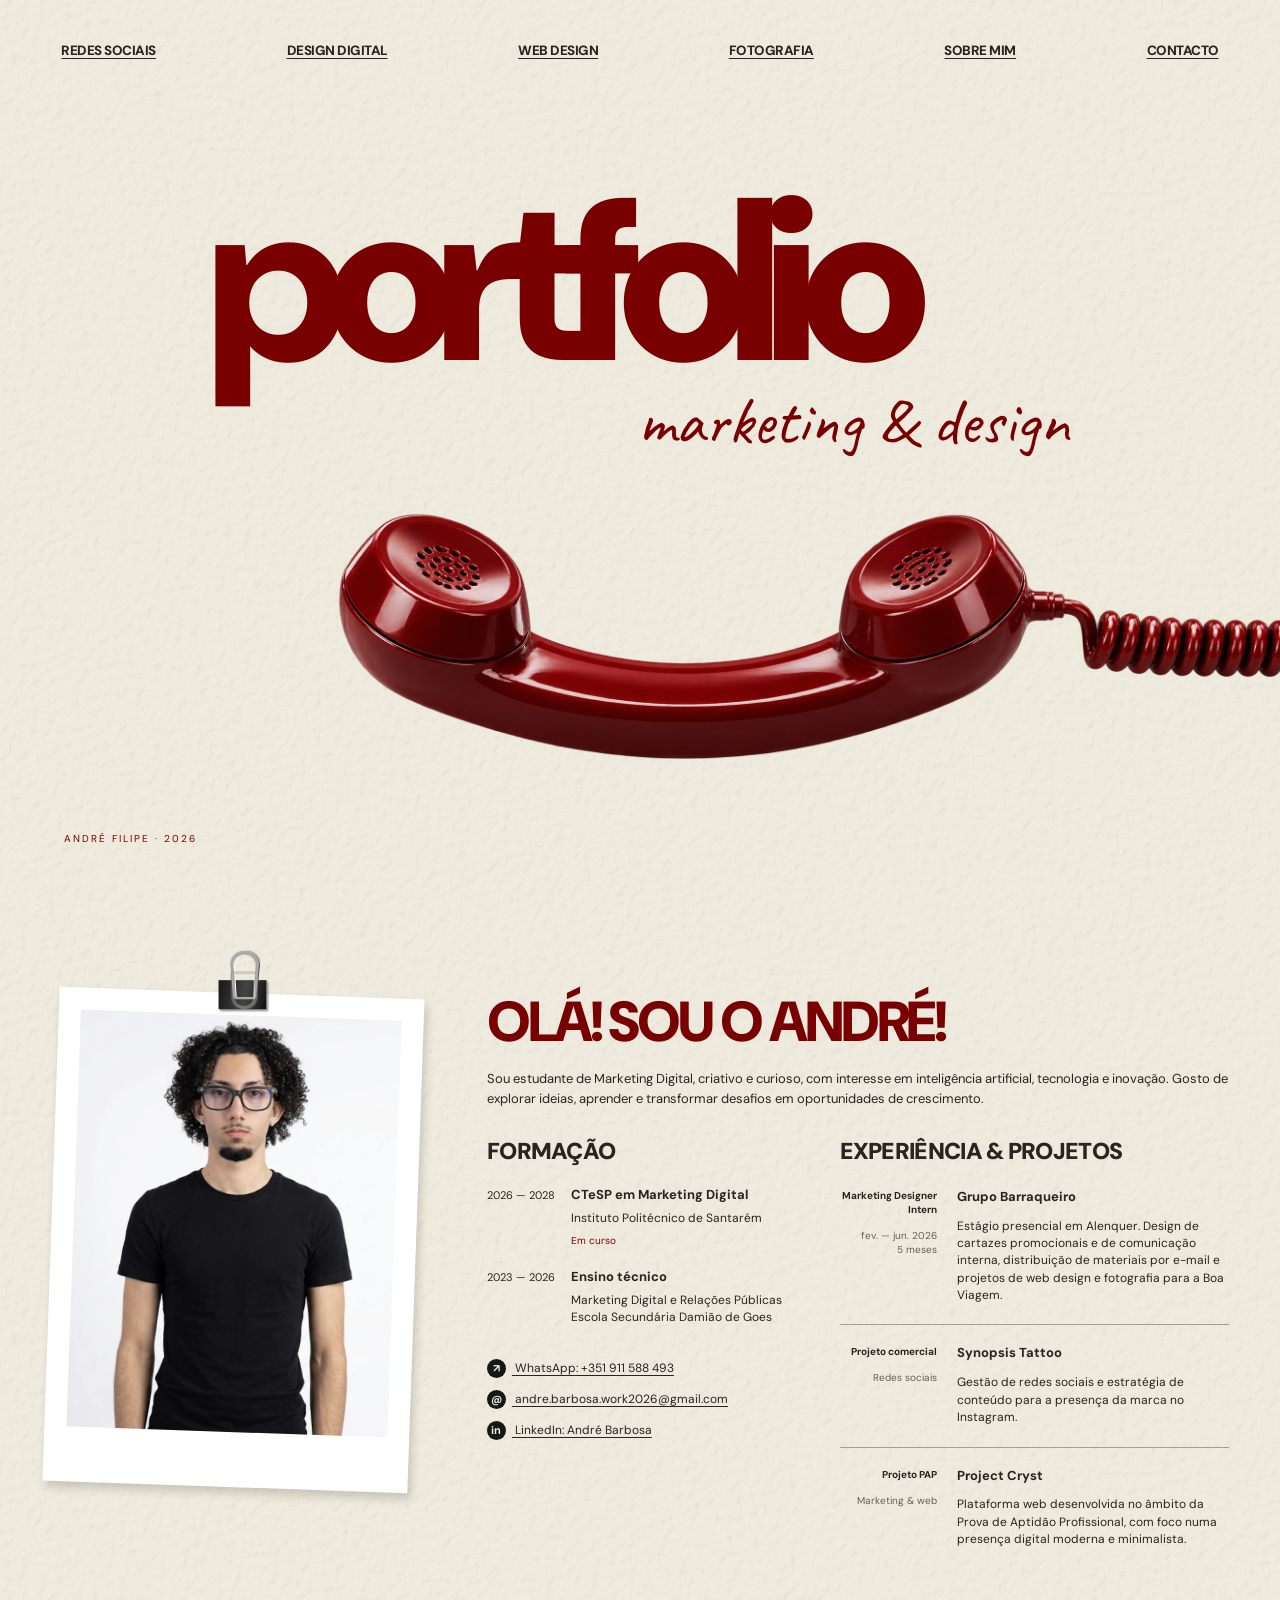
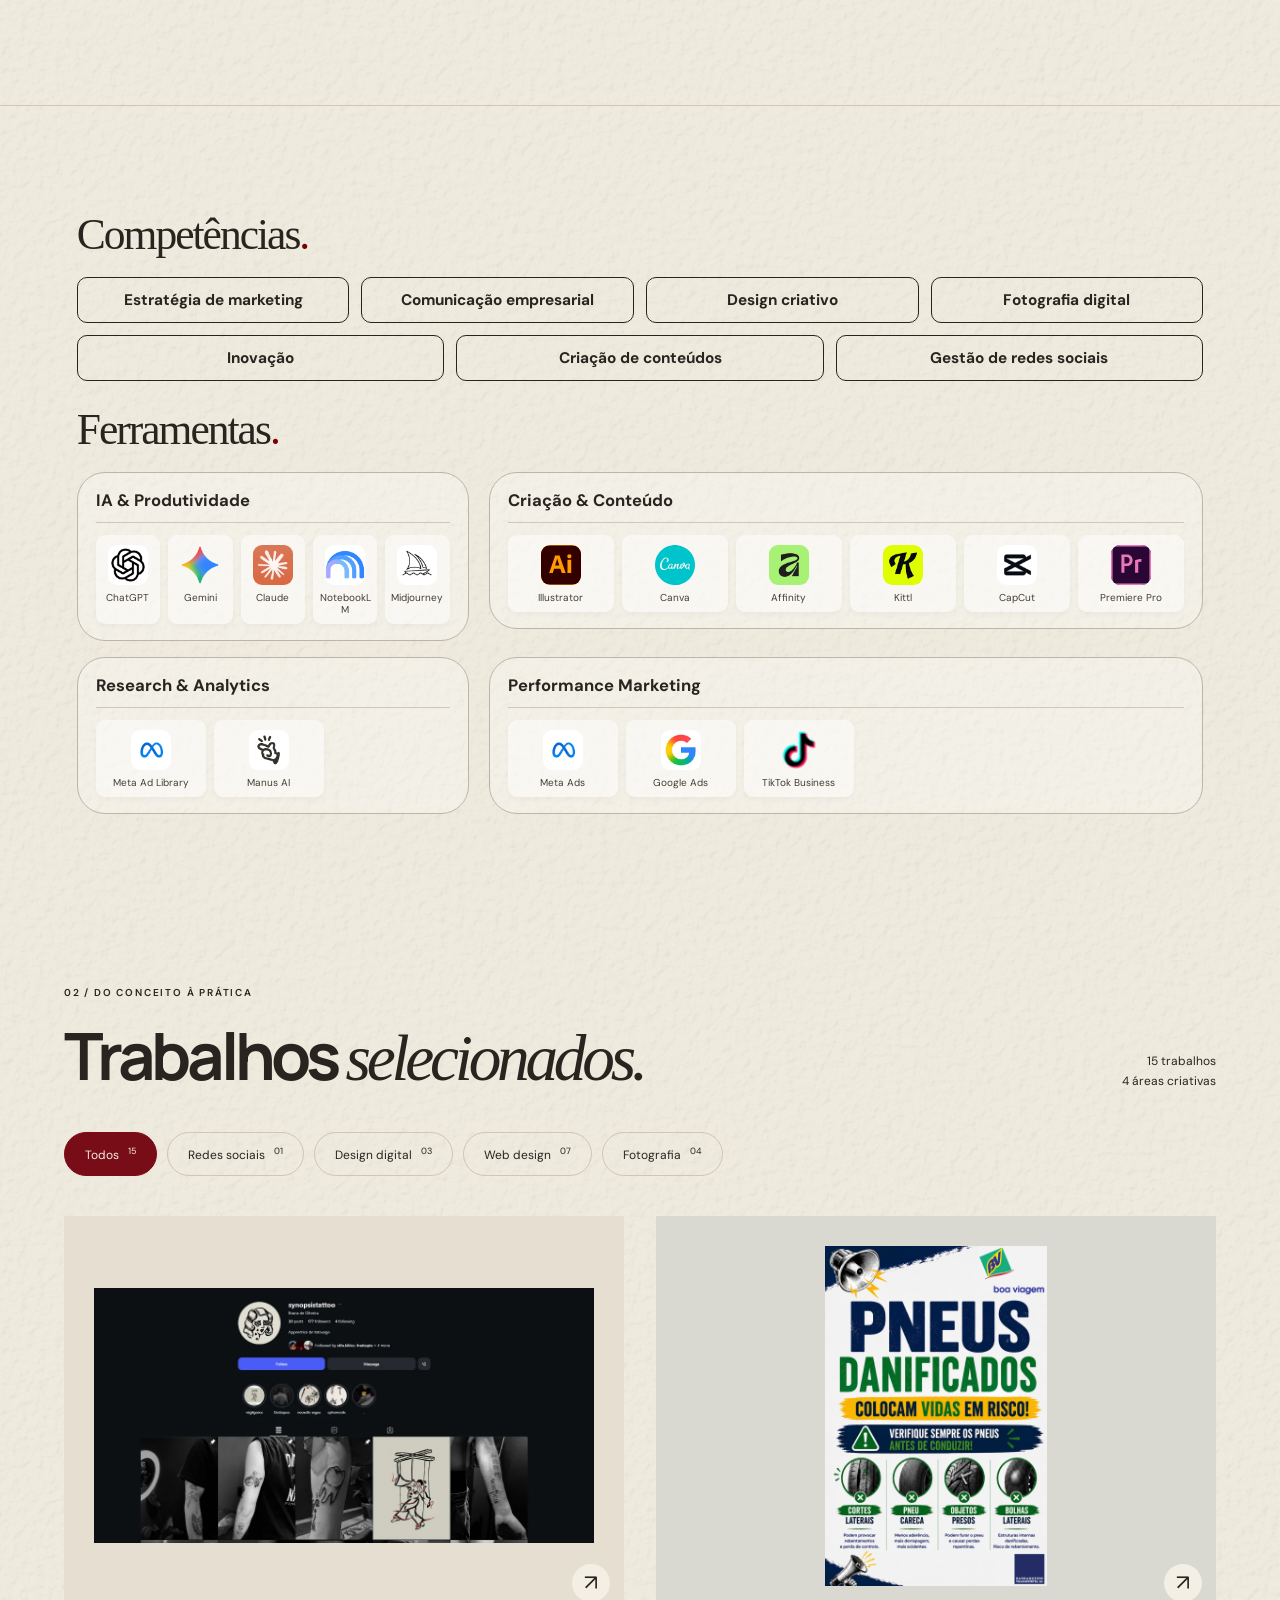
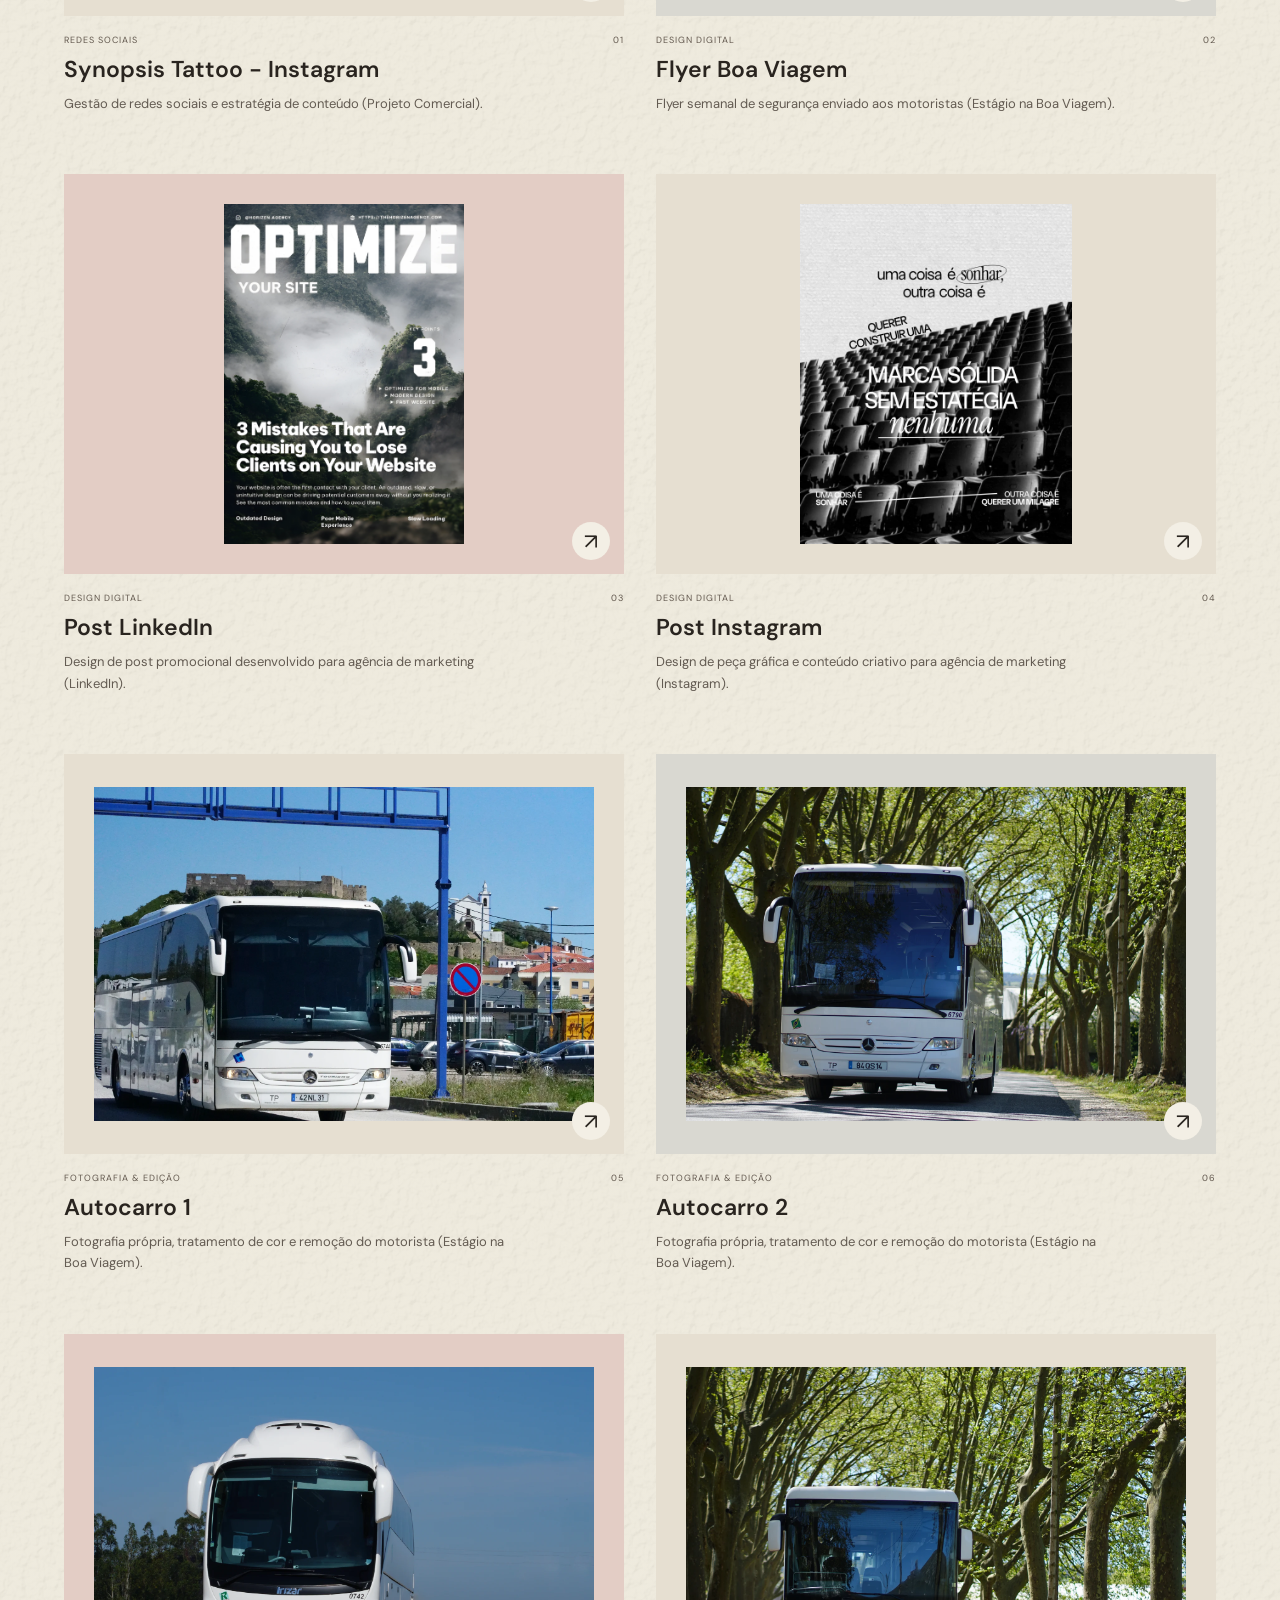
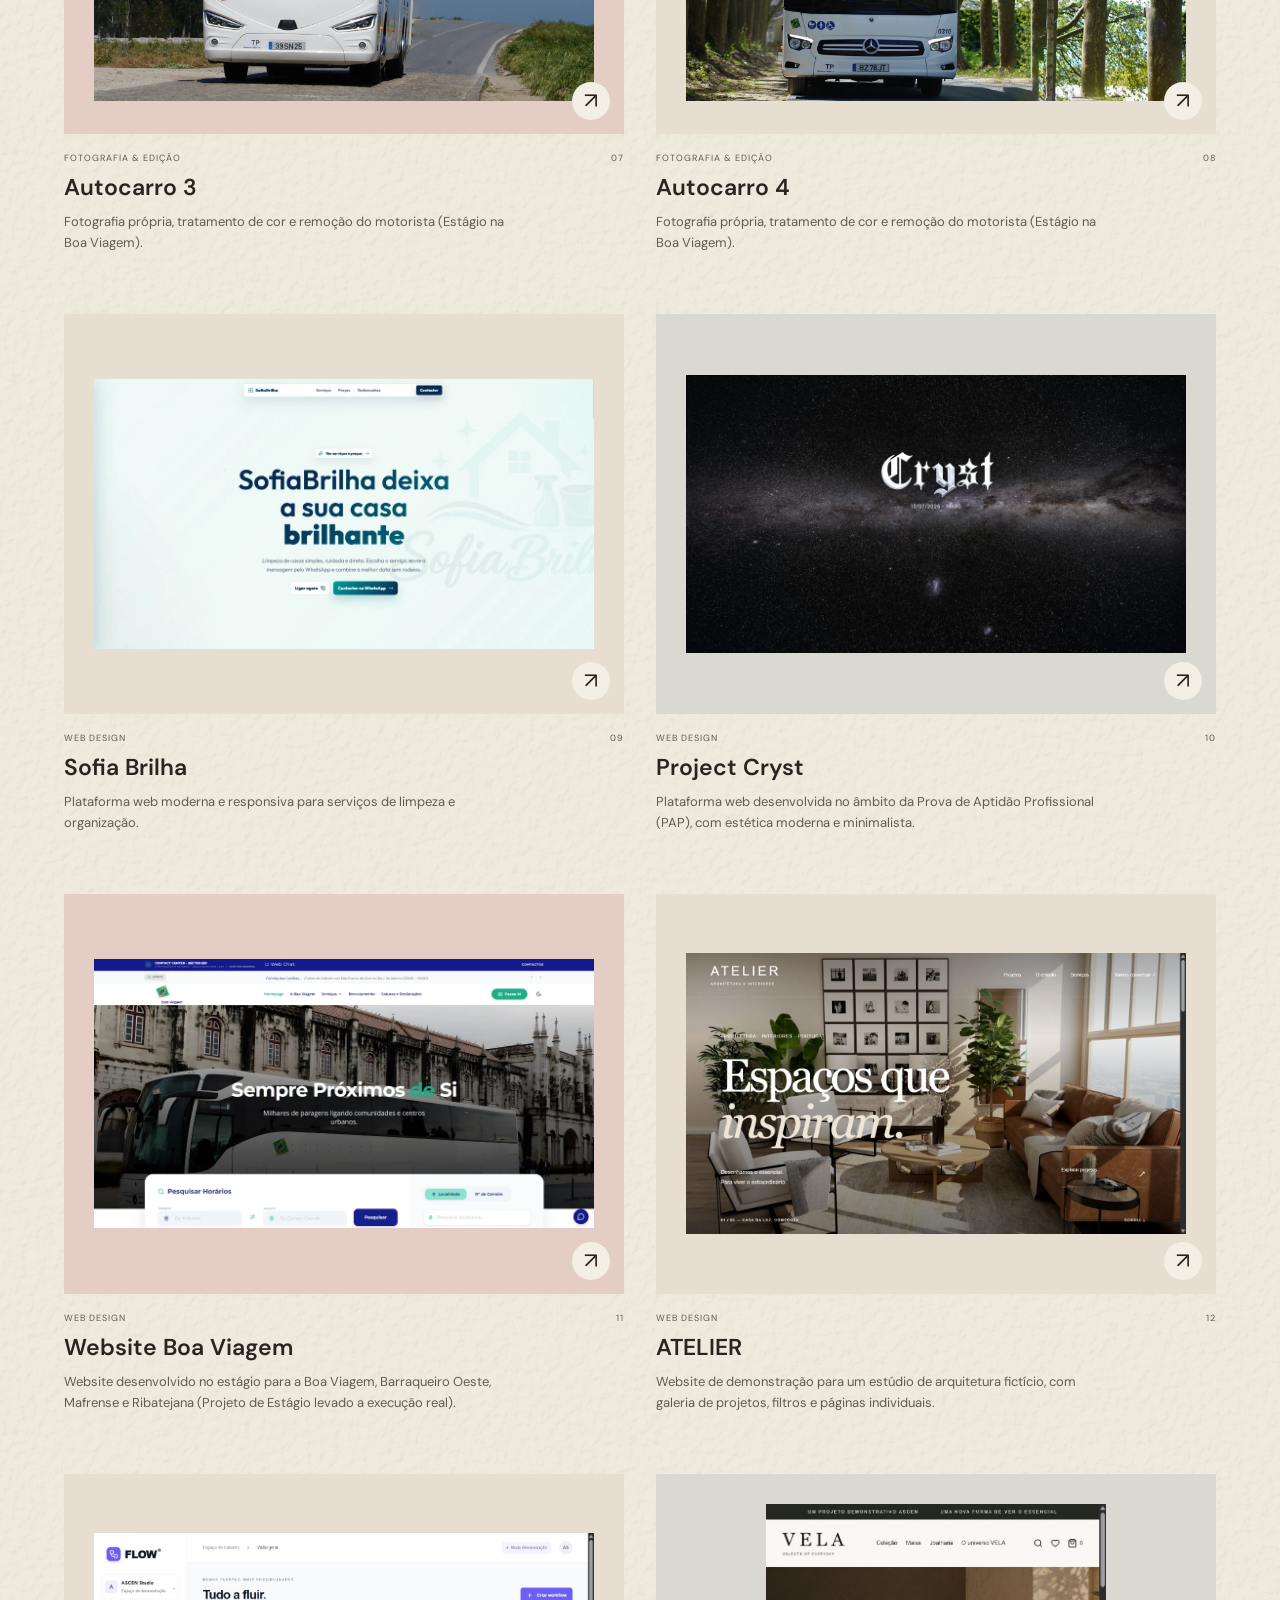
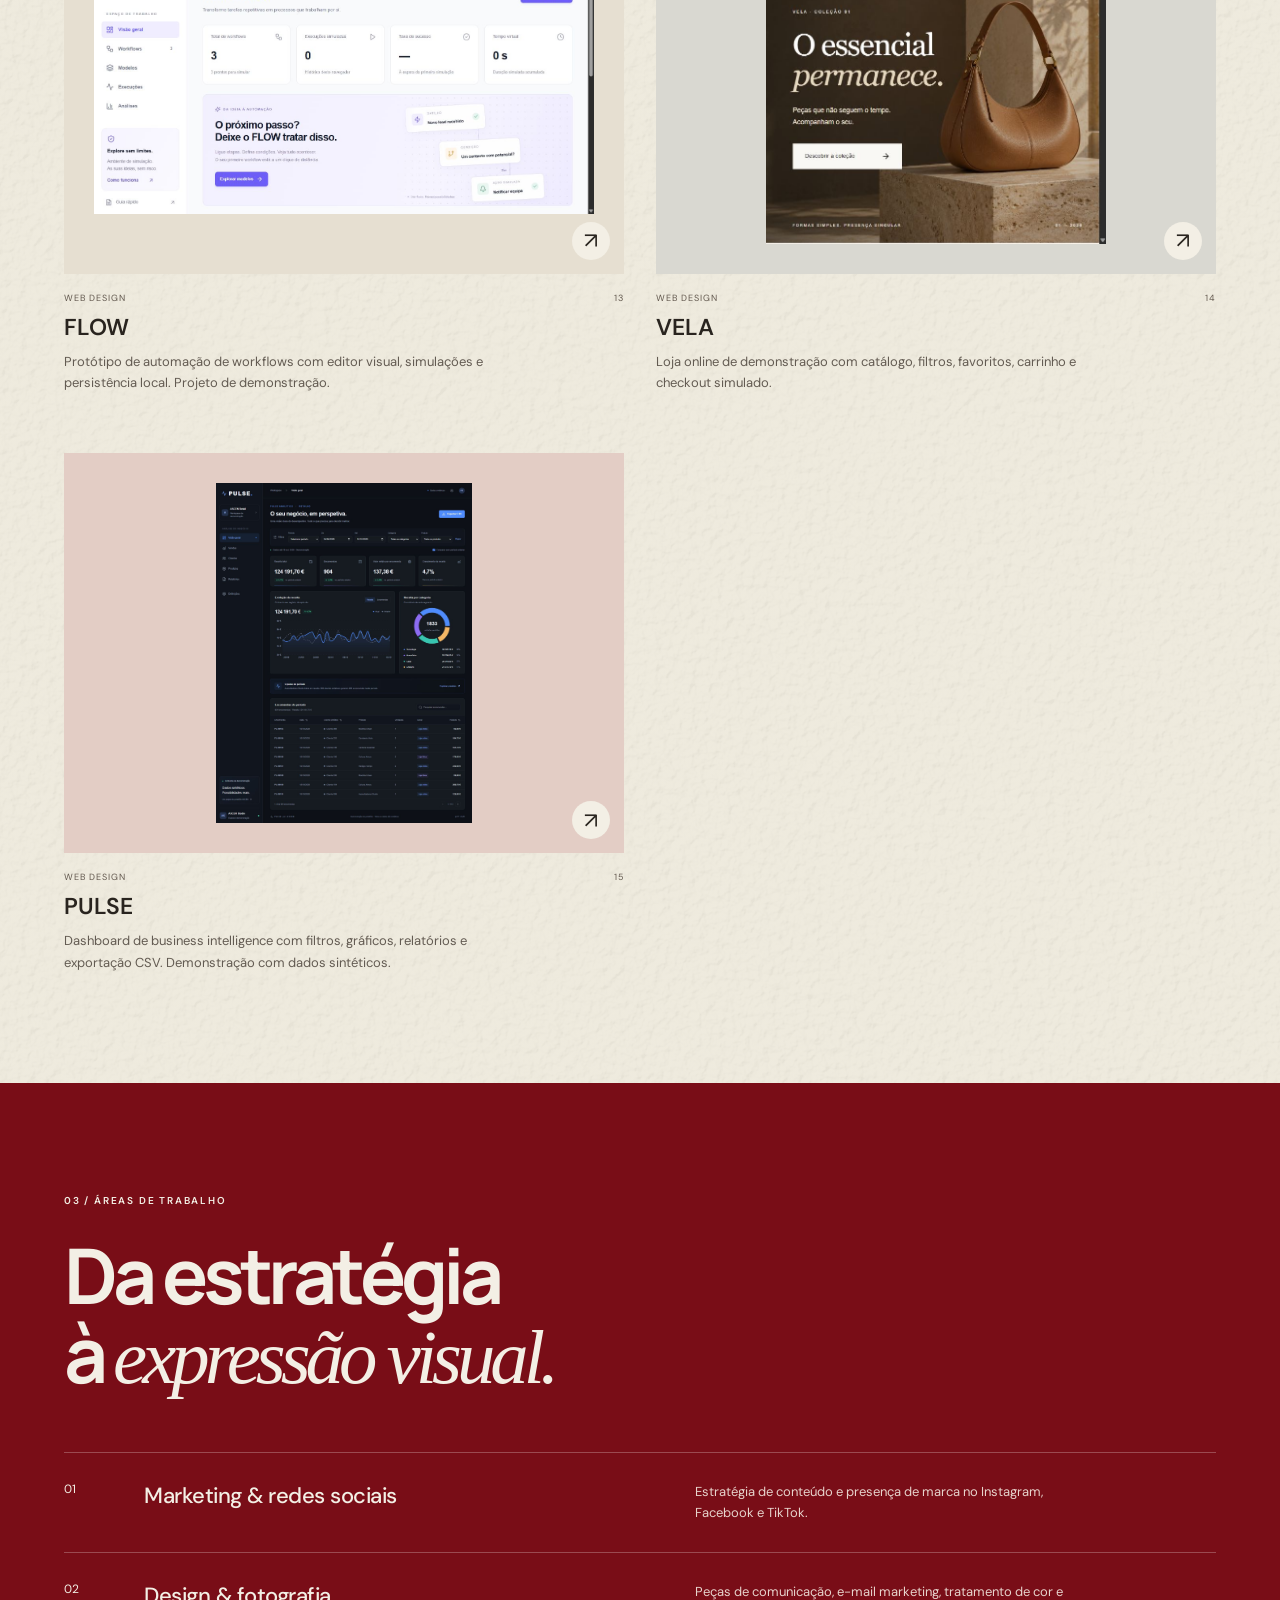
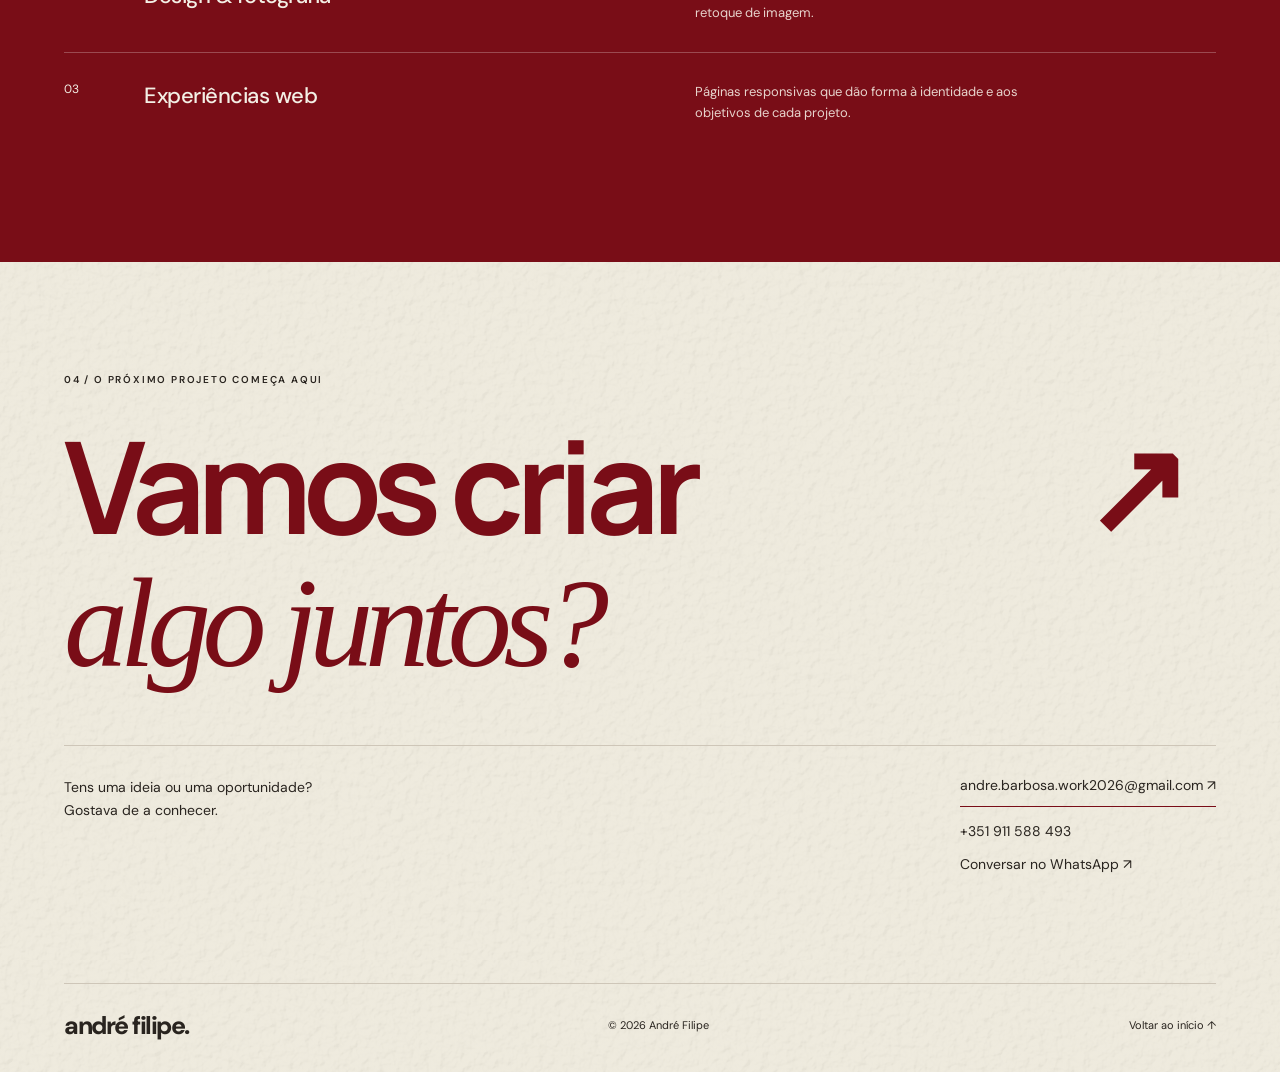
<file: index.html>
<!doctype html><html lang="pt-PT"><head><meta charset="utf-8"><meta name="viewport" content="width=device-width,initial-scale=1"><title>André Filipe — Marketing, Design & Conteúdo</title><meta name="description" content="Portefólio de André Filipe. Projetos de marketing digital, redes sociais, design, fotografia e web design."><meta property="og:title" content="André Filipe — Portefólio"><meta property="og:description" content="Estratégia, conteúdo e design. Conhece os meus projetos."><meta property="og:type" content="website"><link rel="icon" href="favicon.png"><link rel="stylesheet" href="style.css"><link rel="stylesheet" href="cover.css"><link rel="stylesheet" href="resume.css"></head><body><a class="skip" href="#main">Saltar para o conteúdo</a><header class="cover-nav"><nav aria-label="Navegação principal"><a href="redes-sociais.html#projects">Redes sociais</a><a href="design-grafico.html#projects">Design digital</a><a href="web-design.html#projects">Web design</a><a href="edicao-fotos.html#projects">Fotografia</a><a href="#about">Sobre mim</a><a href="#contact">Contacto</a></nav></header><main id="main"><section class="cover" aria-label="Portefólio de André Filipe"><div class="cover-title"><h1>portfolio</h1><p>marketing & design</p></div><a class="cover-phone" href="#contact" aria-label="Vamos falar sobre o teu próximo projeto"><img src="images/red-telephone.png" alt="Telefone vintage vermelho" width="2172" height="724" fetchpriority="high"></a><span class="cover-signature">André Filipe · 2026</span></section><section id="about" class="resume section"><aside class="resume-left"><div class="resume-photo"><span class="paper-clip" aria-hidden="true"></span><img src="images/portrait.webp" alt="André Filipe" width="700" height="800"></div></aside><div class="resume-content"><h2>Olá! Sou o André!</h2><p class="resume-intro">Sou estudante de Marketing Digital, criativo e curioso, com interesse em inteligência artificial, tecnologia e inovação. Gosto de explorar ideias, aprender e transformar desafios em oportunidades de crescimento.</p><div class="resume-columns"><div class="resume-details"><section><h3>Formação</h3><div class="education-item"><span>2026 — 2028</span><div><h4>CTeSP em Marketing Digital</h4><p>Instituto Politécnico de Santarém</p><small>Em curso</small></div></div><div class="education-item"><span>2023 — 2026</span><div><h4>Ensino técnico</h4><p>Marketing Digital e Relações Públicas<br>Escola Secundária Damião de Goes</p></div></div></section><div class="resume-contacts"><a href="https://wa.me/351911588493" target="_blank" rel="noopener noreferrer"><b aria-hidden="true">↗</b> WhatsApp: +351 911 588 493</a><a href="mailto:andre.barbosa.work2026@gmail.com"><b aria-hidden="true">@</b> andre.barbosa.work2026@gmail.com</a><a href="https://www.linkedin.com/in/andr%C3%A9-barbosa-945175391" target="_blank" rel="noopener noreferrer"><b aria-hidden="true">in</b> LinkedIn: André Barbosa</a></div></div><section class="resume-experience"><h3>Experiência & projetos</h3><article><div><strong>Marketing Designer Intern</strong><span>fev. — jun. 2026<br>5 meses</span></div><div><h4>Grupo Barraqueiro</h4><p>Estágio presencial em Alenquer. Design de cartazes promocionais e de comunicação interna, distribuição de materiais por e-mail e projetos de web design e fotografia para a Boa Viagem.</p></div></article><article><div><strong>Projeto comercial</strong><span>Redes sociais</span></div><div><h4>Synopsis Tattoo</h4><p>Gestão de redes sociais e estratégia de conteúdo para a presença da marca no Instagram.</p></div></article><article><div><strong>Projeto PAP</strong><span>Marketing & web</span></div><div><h4>Project Cryst</h4><p>Plataforma web desenvolvida no âmbito da Prova de Aptidão Profissional, com foco numa presença digital moderna e minimalista.</p></div></article></section></div></div></section><section id="skills" class="skills-page section" aria-labelledby="skills-title"><div class="skills-main"><h2 id="skills-title">Competências<span>.</span></h2><div class="skill-pills"><span>Estratégia de marketing</span><span>Comunicação empresarial</span><span>Design criativo</span><span>Fotografia digital</span><span>Inovação</span><span>Criação de conteúdos</span><span>Gestão de redes sociais</span></div><h2 class="stack-title">Ferramentas<span>.</span></h2><div class="stack-groups"><div class="stack-panel"><h3>IA & Produtividade</h3><div class="tool-icons tool-logos"><figure title="ChatGPT"><img src="images/tool-chatgpt.png" alt="ChatGPT" width="48" height="48"><figcaption>ChatGPT</figcaption></figure><figure title="Gemini"><img src="images/tool-gemini.png" alt="Gemini" width="48" height="48"><figcaption>Gemini</figcaption></figure><figure title="Claude"><img src="images/tool-claude.png" alt="Claude" width="48" height="48"><figcaption>Claude</figcaption></figure><figure title="NotebookLM"><img src="images/tool-notebooklm.png" alt="NotebookLM" width="48" height="48"><figcaption>NotebookLM</figcaption></figure><figure title="Midjourney"><img src="images/tool-midjourney.png" alt="Midjourney" width="48" height="48"><figcaption>Midjourney</figcaption></figure></div></div><div class="stack-panel"><h3>Criação & Conteúdo</h3><div class="tool-icons tool-logos"><figure title="Illustrator"><img src="images/tool-illustrator.svg" alt="Illustrator" width="48" height="48"><figcaption>Illustrator</figcaption></figure><figure title="Canva"><img src="images/tool-canva.svg" alt="Canva" width="48" height="48"><figcaption>Canva</figcaption></figure><figure title="Affinity"><img src="images/tool-affinity.png" alt="Affinity" width="48" height="48"><figcaption>Affinity</figcaption></figure><figure title="Kittl"><img src="images/tool-kittl.png" alt="Kittl" width="48" height="48"><figcaption>Kittl</figcaption></figure><figure title="CapCut"><img src="images/tool-capcut.png" alt="CapCut" width="48" height="48"><figcaption>CapCut</figcaption></figure><figure title="Premiere Pro"><img src="images/tool-premiere.svg" alt="Premiere Pro" width="48" height="48"><figcaption>Premiere Pro</figcaption></figure></div></div><div class="stack-panel"><h3>Research & Analytics</h3><div class="tool-icons tool-logos"><figure title="Meta Ad Library"><img src="images/tool-meta.png" alt="Meta Ad Library" width="48" height="48"><figcaption>Meta Ad Library</figcaption></figure><figure title="Manus AI"><img src="images/tool-manus.png" alt="Manus AI" width="48" height="48"><figcaption>Manus AI</figcaption></figure></div></div><div class="stack-panel"><h3>Performance Marketing</h3><div class="tool-icons tool-logos"><figure title="Meta Ads"><img src="images/tool-meta.png" alt="Meta Ads" width="48" height="48"><figcaption>Meta Ads</figcaption></figure><figure title="Google Ads"><img src="images/tool-googleads.png" alt="Google Ads" width="48" height="48"><figcaption>Google Ads</figcaption></figure><figure title="TikTok Business"><img src="images/tool-tiktok.png" alt="TikTok Business" width="48" height="48"><figcaption>TikTok Business</figcaption></figure></div></div></div></div></section><section id="projects" class="section works"><div class="section-heading"><div><p class="eyebrow">02 / Do conceito à prática</p><h2>Trabalhos <em>selecionados.</em></h2></div><span class="work-count">15 trabalhos<br>4 áreas criativas</span></div><div class="filters" role="group" aria-label="Filtrar projetos"><button data-filter="all" aria-pressed="true">Todos <sup>15</sup></button><button data-filter="social" aria-pressed="false">Redes sociais <sup>01</sup></button><button data-filter="design" aria-pressed="false">Design digital <sup>03</sup></button><button data-filter="web" aria-pressed="false">Web design <sup>07</sup></button><button data-filter="photo" aria-pressed="false">Fotografia <sup>04</sup></button></div><p class="sr-only" id="filter-status" role="status"></p><div class="project-grid"><article class="project" data-category="social"><button class="project-visual" data-project="0" aria-label="Ver projeto Synopsis Tattoo - Instagram"><img src="images/preview-synopsis_tattoo_cover.webp" alt="Synopsis Tattoo - Instagram" loading="lazy" width="800" height="650"><span class="open-arrow" aria-hidden="true">↗</span></button><div class="project-meta"><span>Redes sociais</span><span>01</span></div><h3><button data-project="0">Synopsis Tattoo - Instagram</button></h3><p>Gestão de redes sociais e estratégia de conteúdo (Projeto Comercial).</p></article><article class="project" data-category="design"><button class="project-visual" data-project="1" aria-label="Ver projeto Flyer Boa Viagem"><img src="images/preview-Pneus-Danificados.webp" alt="Flyer Boa Viagem" loading="lazy" width="800" height="650"><span class="open-arrow" aria-hidden="true">↗</span></button><div class="project-meta"><span>Design digital</span><span>02</span></div><h3><button data-project="1">Flyer Boa Viagem</button></h3><p>Flyer semanal de segurança enviado aos motoristas (Estágio na Boa Viagem).</p></article><article class="project" data-category="design"><button class="project-visual" data-project="2" aria-label="Ver projeto Post LinkedIn"><img src="images/preview-linkedin_post_cover.webp" alt="Post LinkedIn" loading="lazy" width="800" height="650"><span class="open-arrow" aria-hidden="true">↗</span></button><div class="project-meta"><span>Design digital</span><span>03</span></div><h3><button data-project="2">Post LinkedIn</button></h3><p>Design de post promocional desenvolvido para agência de marketing (LinkedIn).</p></article><article class="project" data-category="design"><button class="project-visual" data-project="3" aria-label="Ver projeto Post Instagram"><img src="images/preview-instagram_post_design_cover.webp" alt="Post Instagram" loading="lazy" width="800" height="650"><span class="open-arrow" aria-hidden="true">↗</span></button><div class="project-meta"><span>Design digital</span><span>04</span></div><h3><button data-project="3">Post Instagram</button></h3><p>Design de peça gráfica e conteúdo criativo para agência de marketing (Instagram).</p></article><article class="project" data-category="photo"><button class="project-visual" data-project="4" aria-label="Ver projeto Autocarro 1"><img src="images/preview-22222.webp" alt="Autocarro 1" loading="lazy" width="800" height="650"><span class="open-arrow" aria-hidden="true">↗</span></button><div class="project-meta"><span>Fotografia & edição</span><span>05</span></div><h3><button data-project="4">Autocarro 1</button></h3><p>Fotografia própria, tratamento de cor e remoção do motorista (Estágio na Boa Viagem).</p></article><article class="project" data-category="photo"><button class="project-visual" data-project="5" aria-label="Ver projeto Autocarro 2"><img src="images/preview-bus-4.webp" alt="Autocarro 2" loading="lazy" width="800" height="650"><span class="open-arrow" aria-hidden="true">↗</span></button><div class="project-meta"><span>Fotografia & edição</span><span>06</span></div><h3><button data-project="5">Autocarro 2</button></h3><p>Fotografia própria, tratamento de cor e remoção do motorista (Estágio na Boa Viagem).</p></article><article class="project" data-category="photo"><button class="project-visual" data-project="6" aria-label="Ver projeto Autocarro 3"><img src="images/preview-Bus-5.webp" alt="Autocarro 3" loading="lazy" width="800" height="650"><span class="open-arrow" aria-hidden="true">↗</span></button><div class="project-meta"><span>Fotografia & edição</span><span>07</span></div><h3><button data-project="6">Autocarro 3</button></h3><p>Fotografia própria, tratamento de cor e remoção do motorista (Estágio na Boa Viagem).</p></article><article class="project" data-category="photo"><button class="project-visual" data-project="7" aria-label="Ver projeto Autocarro 4"><img src="images/preview-bus-6.webp" alt="Autocarro 4" loading="lazy" width="800" height="650"><span class="open-arrow" aria-hidden="true">↗</span></button><div class="project-meta"><span>Fotografia & edição</span><span>08</span></div><h3><button data-project="7">Autocarro 4</button></h3><p>Fotografia própria, tratamento de cor e remoção do motorista (Estágio na Boa Viagem).</p></article><article class="project" data-category="web"><button class="project-visual" data-project="8" aria-label="Ver projeto Sofia Brilha"><img src="images/preview-sofia_brilha_cover.webp" alt="Sofia Brilha" loading="lazy" width="800" height="650"><span class="open-arrow" aria-hidden="true">↗</span></button><div class="project-meta"><span>Web design</span><span>09</span></div><h3><button data-project="8">Sofia Brilha</button></h3><p>Plataforma web moderna e responsiva para serviços de limpeza e organização.</p></article><article class="project" data-category="web"><button class="project-visual" data-project="9" aria-label="Ver projeto Project Cryst"><img src="images/preview-project_cryst_cover.webp" alt="Project Cryst" loading="lazy" width="800" height="650"><span class="open-arrow" aria-hidden="true">↗</span></button><div class="project-meta"><span>Web design</span><span>10</span></div><h3><button data-project="9">Project Cryst</button></h3><p>Plataforma web desenvolvida no âmbito da Prova de Aptidão Profissional (PAP), com estética moderna e minimalista.</p></article><article class="project" data-category="web"><button class="project-visual" data-project="10" aria-label="Ver projeto Website Boa Viagem"><img src="images/preview-boa_viagem_web_cover.webp" alt="Website Boa Viagem" loading="lazy" width="800" height="650"><span class="open-arrow" aria-hidden="true">↗</span></button><div class="project-meta"><span>Web design</span><span>11</span></div><h3><button data-project="10">Website Boa Viagem</button></h3><p>Website desenvolvido no estágio para a Boa Viagem, Barraqueiro Oeste, Mafrense e Ribatejana (Projeto de Estágio levado a execução real).</p></article><article class="project" data-category="web"><button class="project-visual" data-project="11" aria-label="Ver projeto ATELIER"><img src="images/ascen-atelier.png" alt="ATELIER" loading="lazy" width="800" height="650"><span class="open-arrow" aria-hidden="true">↗</span></button><div class="project-meta"><span>Web design</span><span>12</span></div><h3><button data-project="11">ATELIER</button></h3><p>Website de demonstração para um estúdio de arquitetura fictício, com galeria de projetos, filtros e páginas individuais.</p></article><article class="project" data-category="web"><button class="project-visual" data-project="12" aria-label="Ver projeto FLOW"><img src="images/ascen-flow.png" alt="FLOW" loading="lazy" width="800" height="650"><span class="open-arrow" aria-hidden="true">↗</span></button><div class="project-meta"><span>Web design</span><span>13</span></div><h3><button data-project="12">FLOW</button></h3><p>Protótipo de automação de workflows com editor visual, simulações e persistência local. Projeto de demonstração.</p></article><article class="project" data-category="web"><button class="project-visual" data-project="13" aria-label="Ver projeto VELA"><img src="images/ascen-vela.png" alt="VELA" loading="lazy" width="800" height="650"><span class="open-arrow" aria-hidden="true">↗</span></button><div class="project-meta"><span>Web design</span><span>14</span></div><h3><button data-project="13">VELA</button></h3><p>Loja online de demonstração com catálogo, filtros, favoritos, carrinho e checkout simulado.</p></article><article class="project" data-category="web"><button class="project-visual" data-project="14" aria-label="Ver projeto PULSE"><img src="images/ascen-pulse.png" alt="PULSE" loading="lazy" width="800" height="650"><span class="open-arrow" aria-hidden="true">↗</span></button><div class="project-meta"><span>Web design</span><span>15</span></div><h3><button data-project="14">PULSE</button></h3><p>Dashboard de business intelligence com filtros, gráficos, relatórios e exportação CSV. Demonstração com dados sintéticos.</p></article></div></section><section class="expertise section"><p class="eyebrow">03 / Áreas de trabalho</p><h2>Da estratégia<br>à <em>expressão visual.</em></h2><div class="service"><span>01</span><h3>Marketing & redes sociais</h3><p>Estratégia de conteúdo e presença de marca no Instagram, Facebook e TikTok.</p></div><div class="service"><span>02</span><h3>Design & fotografia</h3><p>Peças de comunicação, e-mail marketing, tratamento de cor e retoque de imagem.</p></div><div class="service"><span>03</span><h3>Experiências web</h3><p>Páginas responsivas que dão forma à identidade e aos objetivos de cada projeto.</p></div></section><section id="contact" class="contact section"><p class="eyebrow">04 / O próximo projeto começa aqui</p><h2>Vamos criar<br><em>algo juntos?</em><span aria-hidden="true">↗</span></h2><div class="contact-bottom"><p>Tens uma ideia ou uma oportunidade?<br>Gostava de a conhecer.</p><div><a href="mailto:andre.barbosa.work2026@gmail.com">andre.barbosa.work2026@gmail.com ↗</a><a href="tel:+351911588493">+351 911 588 493</a><a href="https://wa.me/351911588493" target="_blank" rel="noopener noreferrer">Conversar no WhatsApp ↗</a></div></div></section></main><footer><a class="wordmark" href="#main">andré filipe.</a><span>© 2026 André Filipe</span><a href="#main">Voltar ao início ↑</a></footer><dialog id="project-dialog" aria-labelledby="dialog-title"><button class="close-dialog" aria-label="Fechar projeto">✕</button><div class="dialog-layout"><div class="dialog-image"><img id="dialog-image" alt=""></div><div class="dialog-info"><p class="eyebrow" id="dialog-category"></p><h2 id="dialog-title"></h2><p id="dialog-description"></p><a id="dialog-visit" class="text-link" target="_blank" rel="noopener noreferrer">Visitar projeto ↗</a><a id="dialog-download" class="text-link" download>Descarregar imagem ↓</a></div></div></dialog><script src="projects.js"></script><script src="script.js"></script></body></html>
</file>
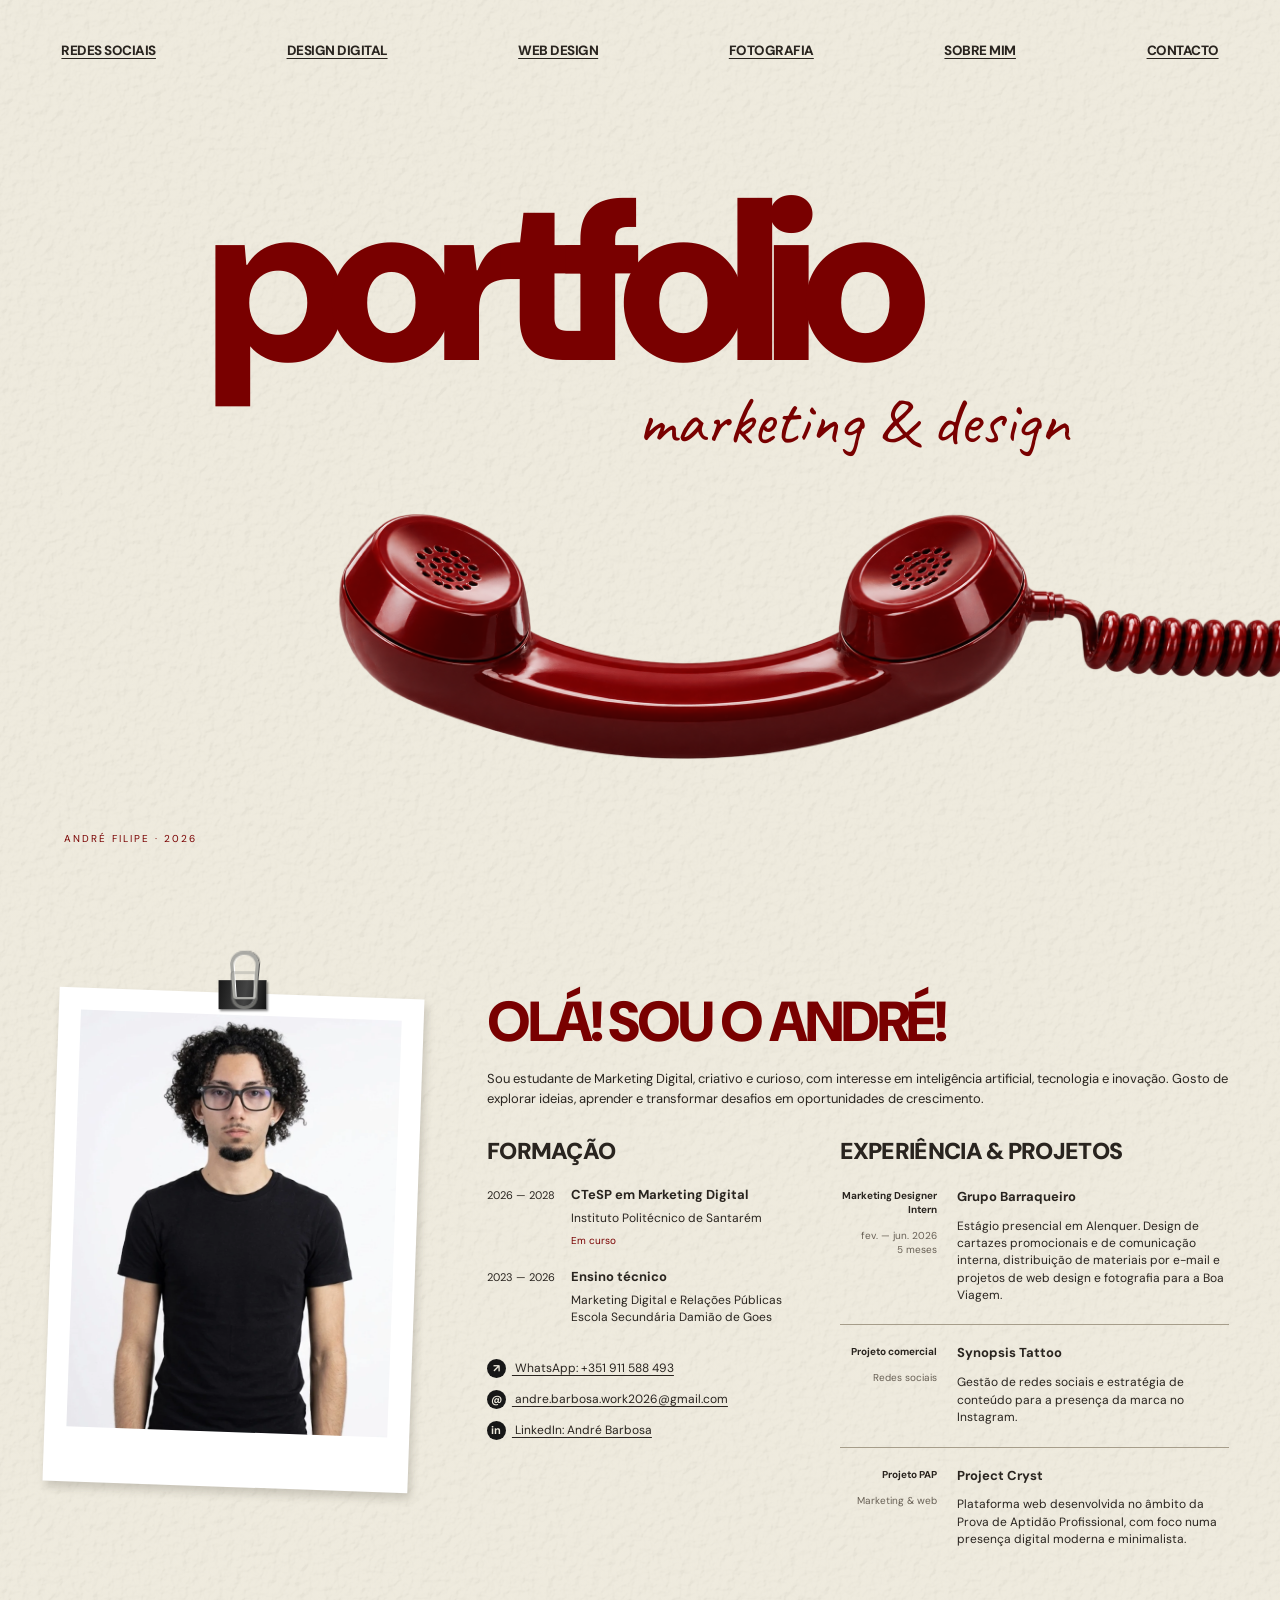
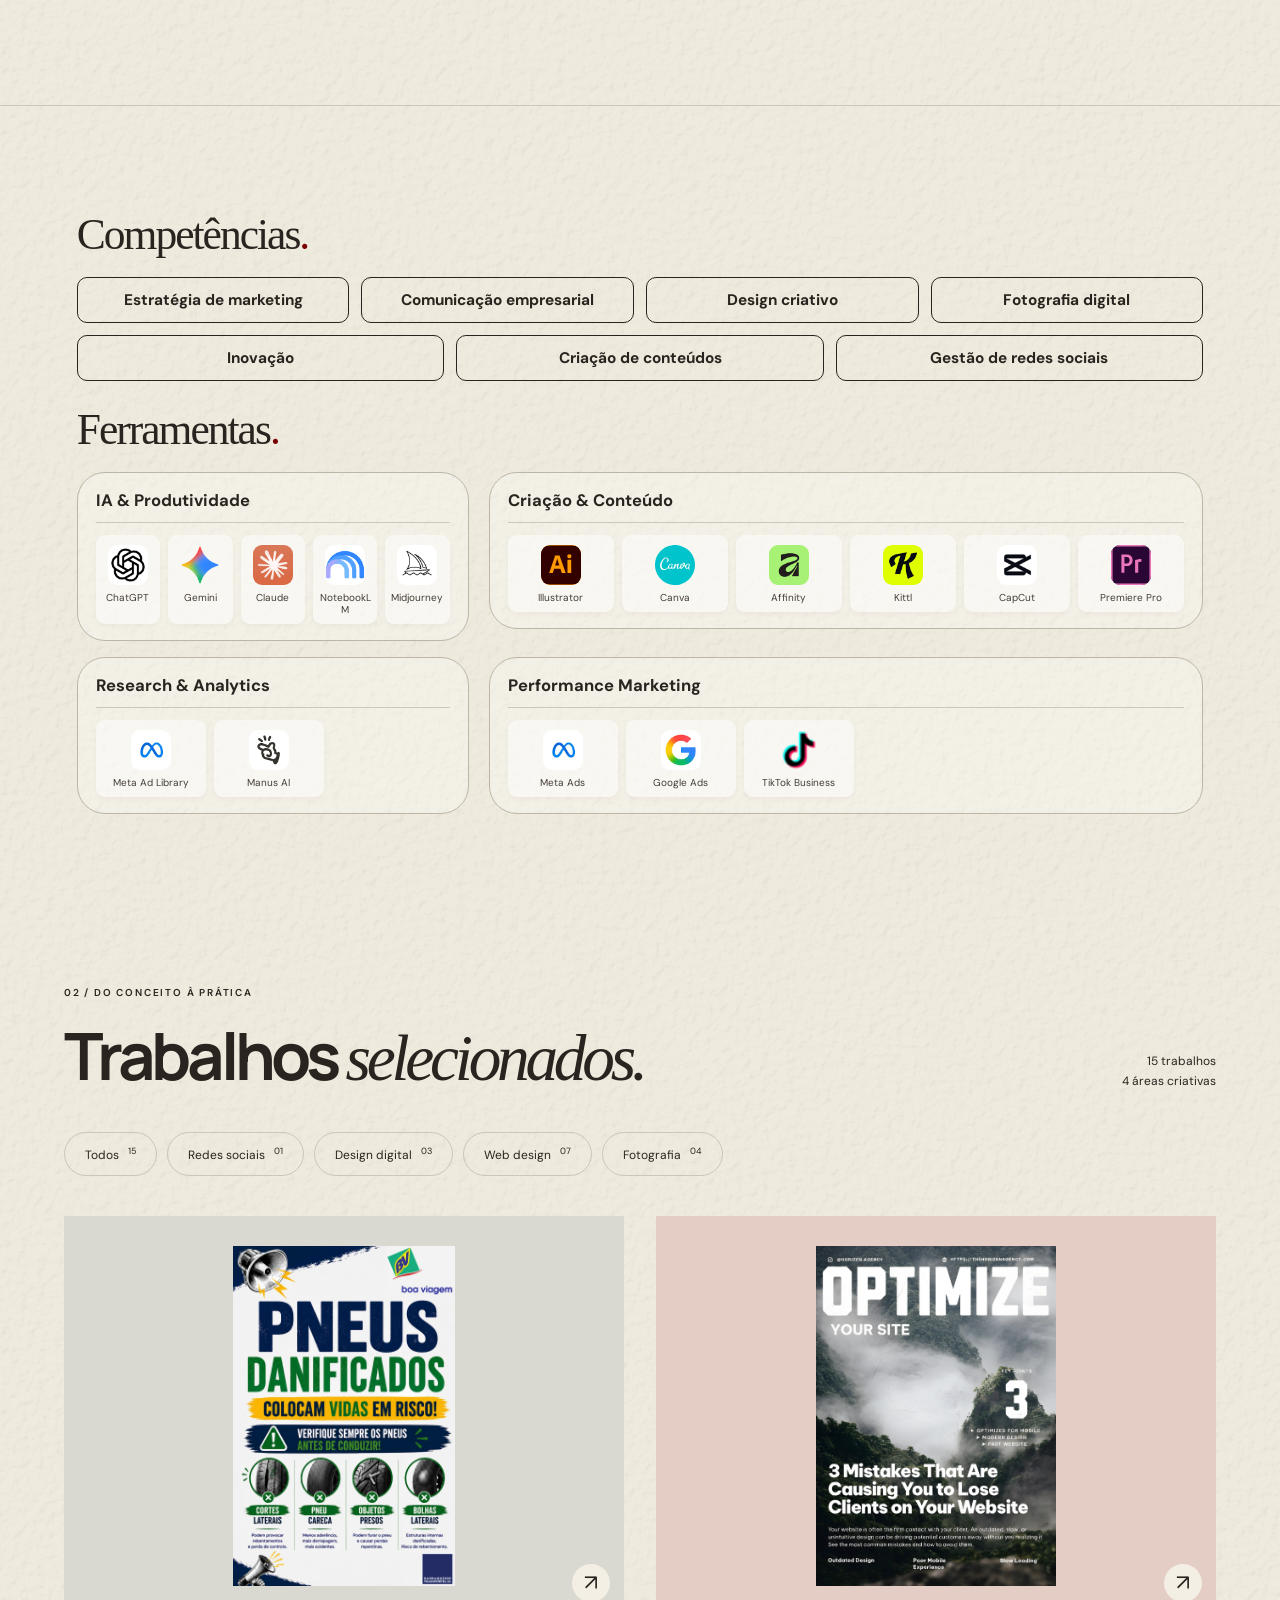
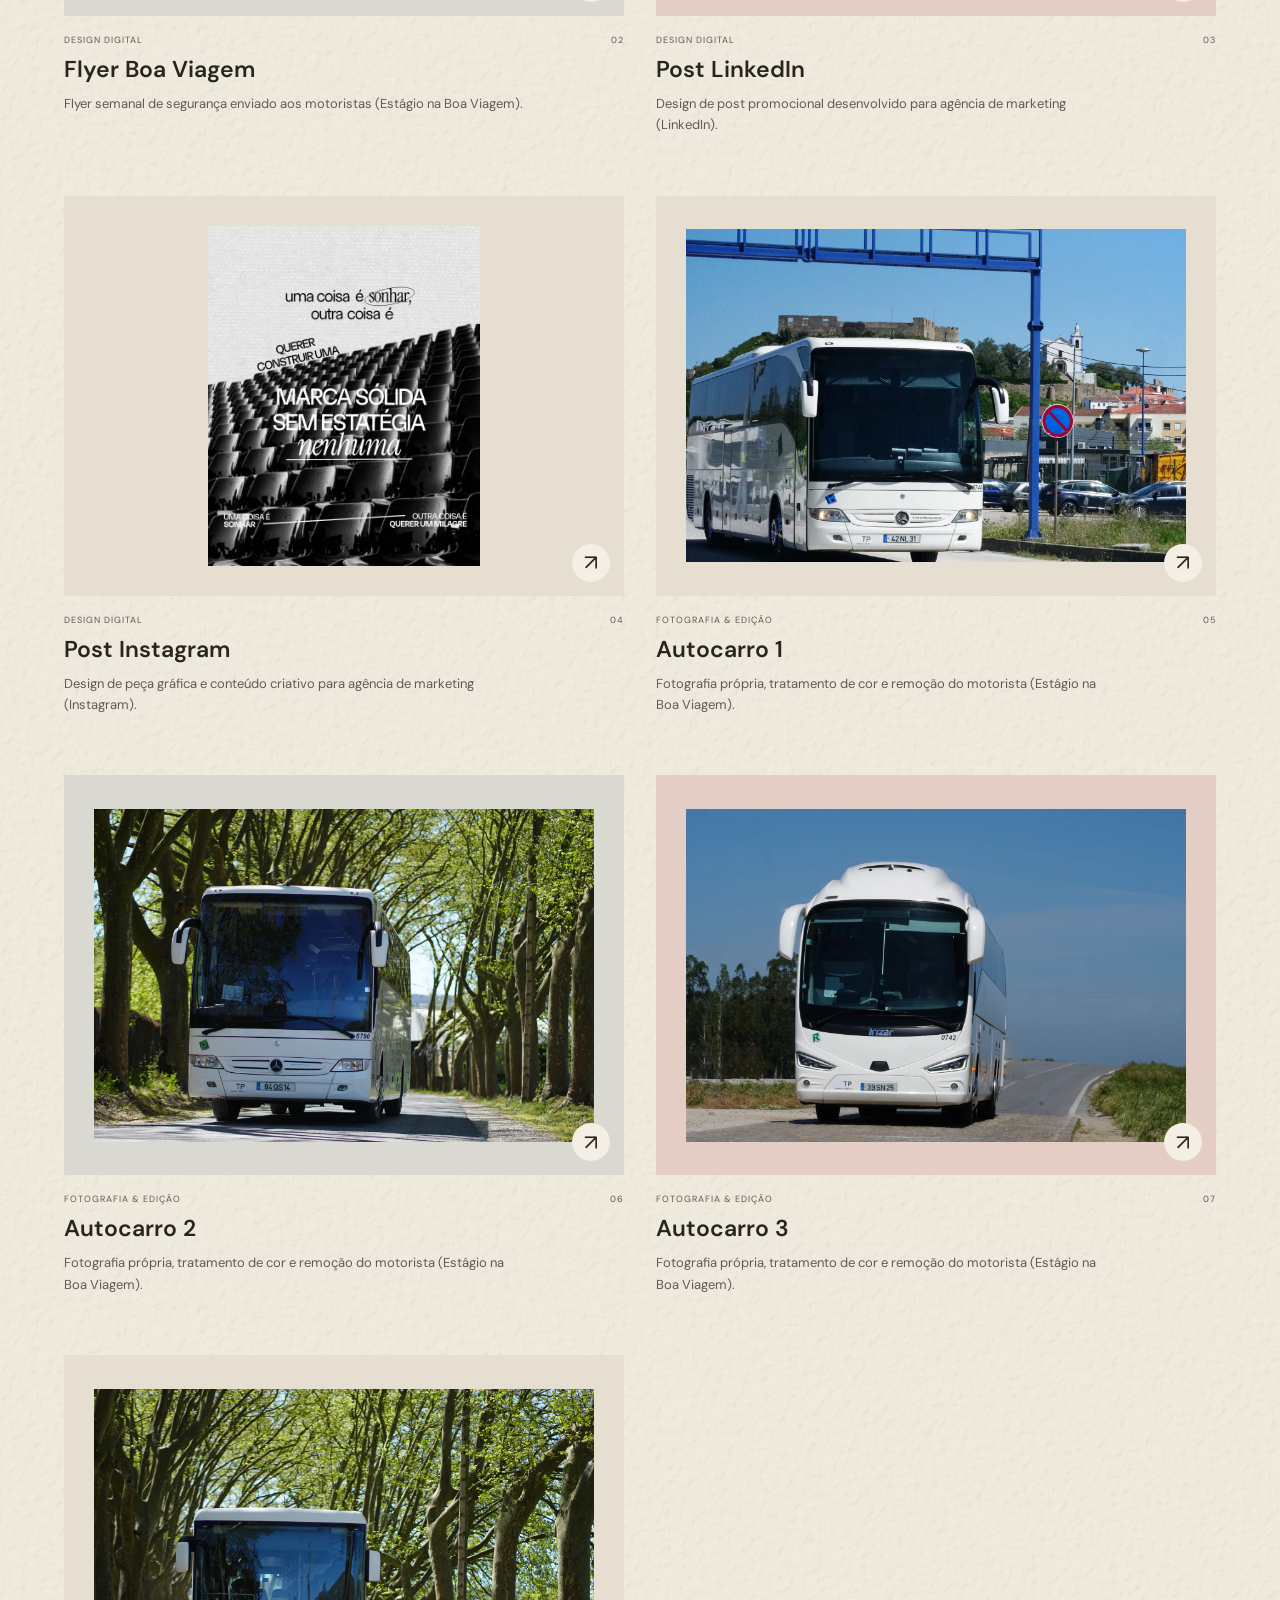
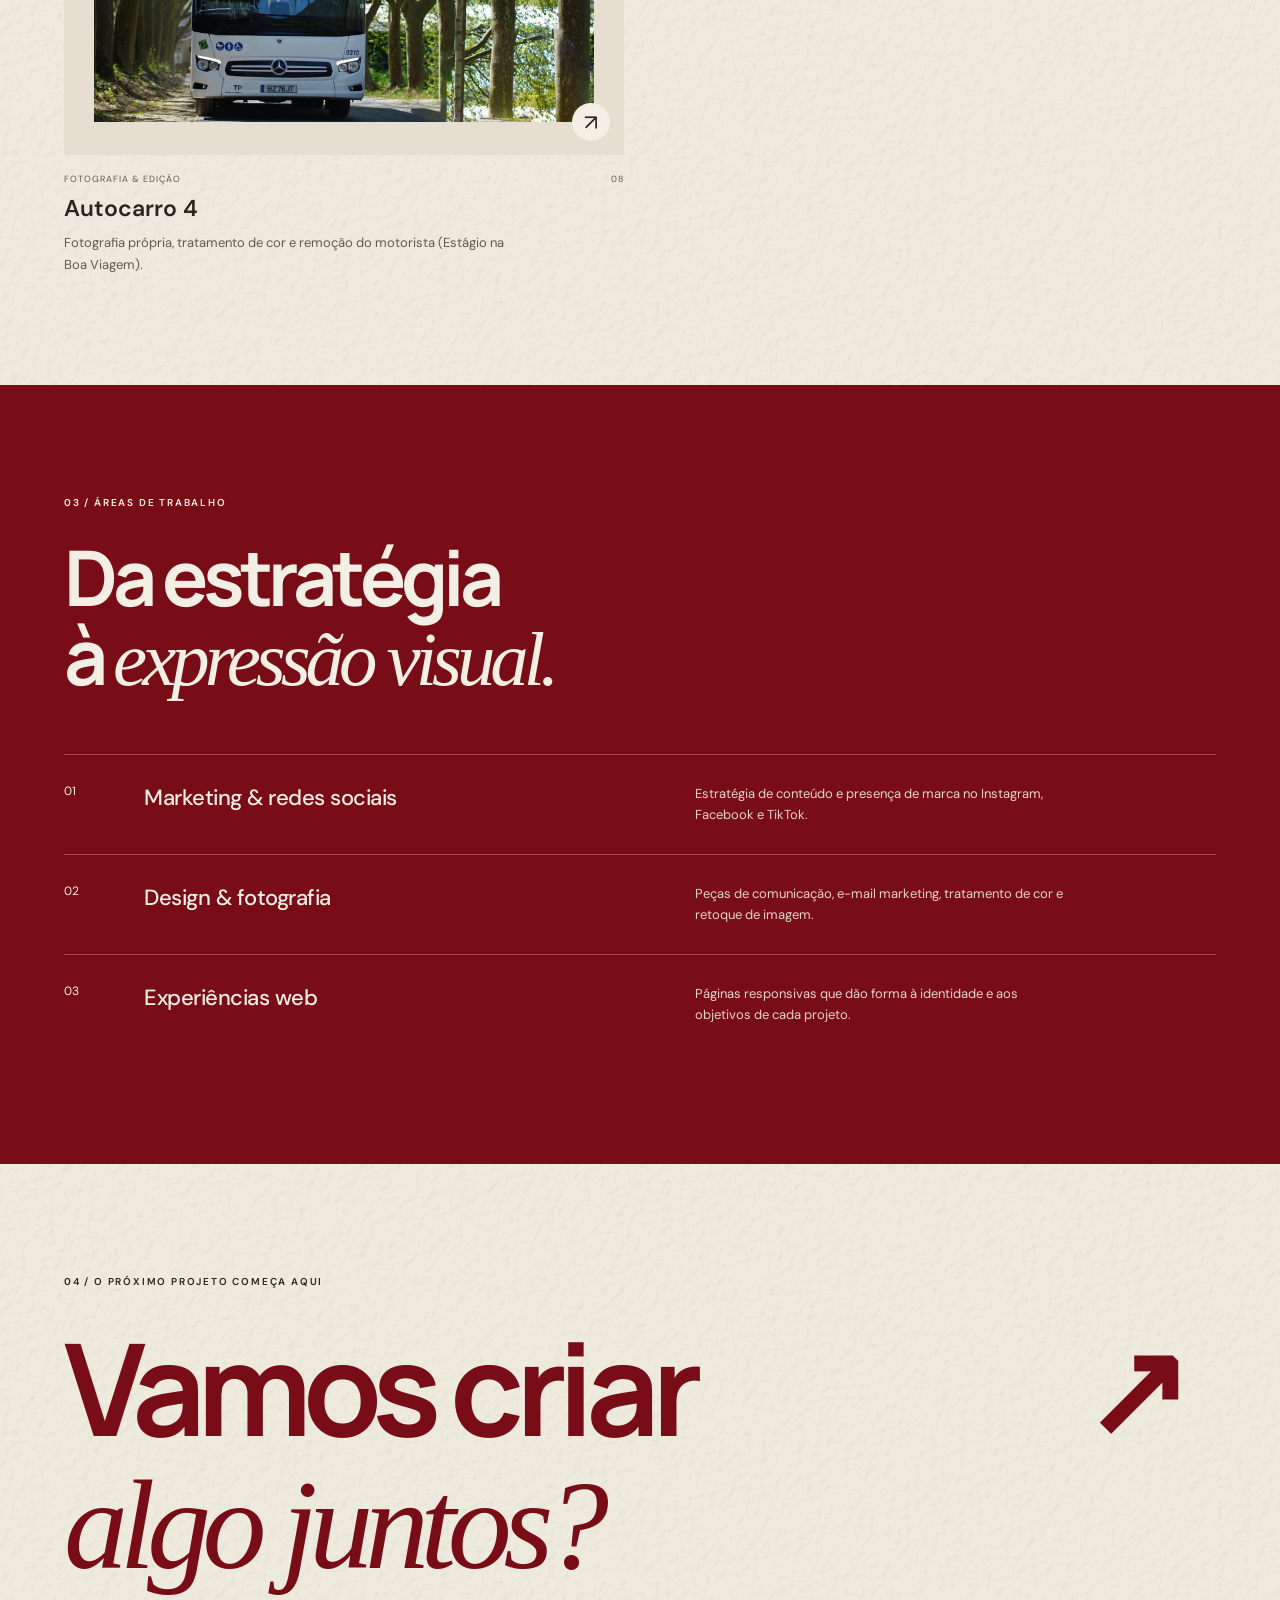
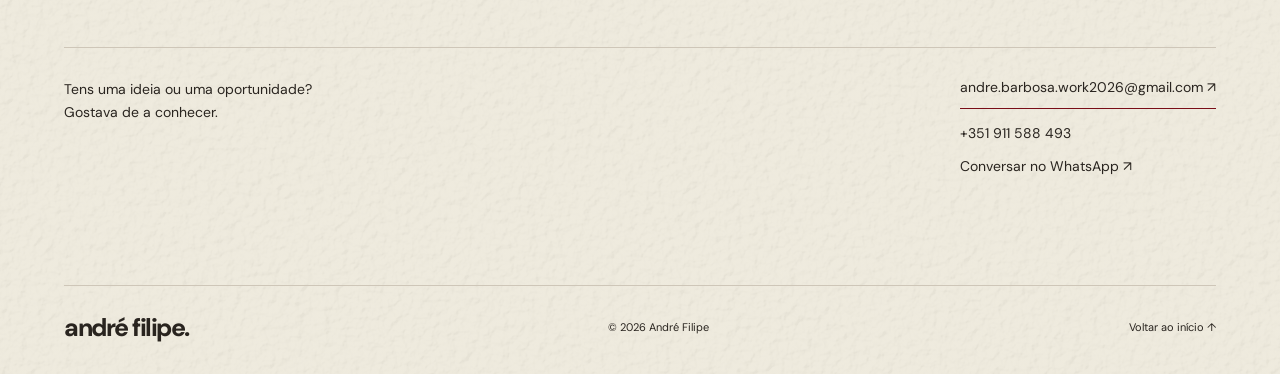
<file: design-e-edicao.html>
<!doctype html><html lang="pt-PT"><head><meta charset="utf-8"><meta name="viewport" content="width=device-width,initial-scale=1"><title>André Filipe — Marketing, Design & Conteúdo</title><meta name="description" content="Portefólio de André Filipe. Projetos de marketing digital, redes sociais, design, fotografia e web design."><meta property="og:title" content="André Filipe — Portefólio"><meta property="og:description" content="Estratégia, conteúdo e design. Conhece os meus projetos."><meta property="og:type" content="website"><link rel="icon" href="favicon.png"><link rel="stylesheet" href="style.css"><link rel="stylesheet" href="cover.css"><link rel="stylesheet" href="resume.css"></head><body data-initial-filter="digital"><a class="skip" href="#main">Saltar para o conteúdo</a><header class="cover-nav"><nav aria-label="Navegação principal"><a href="redes-sociais.html#projects">Redes sociais</a><a href="design-grafico.html#projects">Design digital</a><a href="web-design.html#projects">Web design</a><a href="edicao-fotos.html#projects">Fotografia</a><a href="#about">Sobre mim</a><a href="#contact">Contacto</a></nav></header><main id="main"><section class="cover" aria-label="Portefólio de André Filipe"><div class="cover-title"><h1>portfolio</h1><p>marketing & design</p></div><a class="cover-phone" href="#contact" aria-label="Vamos falar sobre o teu próximo projeto"><img src="images/red-telephone.png" alt="Telefone vintage vermelho" width="2172" height="724" fetchpriority="high"></a><span class="cover-signature">André Filipe · 2026</span></section><section id="about" class="resume section"><aside class="resume-left"><div class="resume-photo"><span class="paper-clip" aria-hidden="true"></span><img src="images/portrait.webp" alt="André Filipe" width="700" height="800"></div></aside><div class="resume-content"><h2>Olá! Sou o André!</h2><p class="resume-intro">Sou estudante de Marketing Digital, criativo e curioso, com interesse em inteligência artificial, tecnologia e inovação. Gosto de explorar ideias, aprender e transformar desafios em oportunidades de crescimento.</p><div class="resume-columns"><div class="resume-details"><section><h3>Formação</h3><div class="education-item"><span>2026 — 2028</span><div><h4>CTeSP em Marketing Digital</h4><p>Instituto Politécnico de Santarém</p><small>Em curso</small></div></div><div class="education-item"><span>2023 — 2026</span><div><h4>Ensino técnico</h4><p>Marketing Digital e Relações Públicas<br>Escola Secundária Damião de Goes</p></div></div></section><div class="resume-contacts"><a href="https://wa.me/351911588493" target="_blank" rel="noopener noreferrer"><b aria-hidden="true">↗</b> WhatsApp: +351 911 588 493</a><a href="mailto:andre.barbosa.work2026@gmail.com"><b aria-hidden="true">@</b> andre.barbosa.work2026@gmail.com</a><a href="https://www.linkedin.com/in/andr%C3%A9-barbosa-945175391" target="_blank" rel="noopener noreferrer"><b aria-hidden="true">in</b> LinkedIn: André Barbosa</a></div></div><section class="resume-experience"><h3>Experiência & projetos</h3><article><div><strong>Marketing Designer Intern</strong><span>fev. — jun. 2026<br>5 meses</span></div><div><h4>Grupo Barraqueiro</h4><p>Estágio presencial em Alenquer. Design de cartazes promocionais e de comunicação interna, distribuição de materiais por e-mail e projetos de web design e fotografia para a Boa Viagem.</p></div></article><article><div><strong>Projeto comercial</strong><span>Redes sociais</span></div><div><h4>Synopsis Tattoo</h4><p>Gestão de redes sociais e estratégia de conteúdo para a presença da marca no Instagram.</p></div></article><article><div><strong>Projeto PAP</strong><span>Marketing & web</span></div><div><h4>Project Cryst</h4><p>Plataforma web desenvolvida no âmbito da Prova de Aptidão Profissional, com foco numa presença digital moderna e minimalista.</p></div></article></section></div></div></section><section id="skills" class="skills-page section" aria-labelledby="skills-title"><div class="skills-main"><h2 id="skills-title">Competências<span>.</span></h2><div class="skill-pills"><span>Estratégia de marketing</span><span>Comunicação empresarial</span><span>Design criativo</span><span>Fotografia digital</span><span>Inovação</span><span>Criação de conteúdos</span><span>Gestão de redes sociais</span></div><h2 class="stack-title">Ferramentas<span>.</span></h2><div class="stack-groups"><div class="stack-panel"><h3>IA & Produtividade</h3><div class="tool-icons tool-logos"><figure title="ChatGPT"><img src="images/tool-chatgpt.png" alt="ChatGPT" width="48" height="48"><figcaption>ChatGPT</figcaption></figure><figure title="Gemini"><img src="images/tool-gemini.png" alt="Gemini" width="48" height="48"><figcaption>Gemini</figcaption></figure><figure title="Claude"><img src="images/tool-claude.png" alt="Claude" width="48" height="48"><figcaption>Claude</figcaption></figure><figure title="NotebookLM"><img src="images/tool-notebooklm.png" alt="NotebookLM" width="48" height="48"><figcaption>NotebookLM</figcaption></figure><figure title="Midjourney"><img src="images/tool-midjourney.png" alt="Midjourney" width="48" height="48"><figcaption>Midjourney</figcaption></figure></div></div><div class="stack-panel"><h3>Criação & Conteúdo</h3><div class="tool-icons tool-logos"><figure title="Illustrator"><img src="images/tool-illustrator.svg" alt="Illustrator" width="48" height="48"><figcaption>Illustrator</figcaption></figure><figure title="Canva"><img src="images/tool-canva.svg" alt="Canva" width="48" height="48"><figcaption>Canva</figcaption></figure><figure title="Affinity"><img src="images/tool-affinity.png" alt="Affinity" width="48" height="48"><figcaption>Affinity</figcaption></figure><figure title="Kittl"><img src="images/tool-kittl.png" alt="Kittl" width="48" height="48"><figcaption>Kittl</figcaption></figure><figure title="CapCut"><img src="images/tool-capcut.png" alt="CapCut" width="48" height="48"><figcaption>CapCut</figcaption></figure><figure title="Premiere Pro"><img src="images/tool-premiere.svg" alt="Premiere Pro" width="48" height="48"><figcaption>Premiere Pro</figcaption></figure></div></div><div class="stack-panel"><h3>Research & Analytics</h3><div class="tool-icons tool-logos"><figure title="Meta Ad Library"><img src="images/tool-meta.png" alt="Meta Ad Library" width="48" height="48"><figcaption>Meta Ad Library</figcaption></figure><figure title="Manus AI"><img src="images/tool-manus.png" alt="Manus AI" width="48" height="48"><figcaption>Manus AI</figcaption></figure></div></div><div class="stack-panel"><h3>Performance Marketing</h3><div class="tool-icons tool-logos"><figure title="Meta Ads"><img src="images/tool-meta.png" alt="Meta Ads" width="48" height="48"><figcaption>Meta Ads</figcaption></figure><figure title="Google Ads"><img src="images/tool-googleads.png" alt="Google Ads" width="48" height="48"><figcaption>Google Ads</figcaption></figure><figure title="TikTok Business"><img src="images/tool-tiktok.png" alt="TikTok Business" width="48" height="48"><figcaption>TikTok Business</figcaption></figure></div></div></div></div></section><section id="projects" class="section works"><div class="section-heading"><div><p class="eyebrow">02 / Do conceito à prática</p><h2>Trabalhos <em>selecionados.</em></h2></div><span class="work-count">15 trabalhos<br>4 áreas criativas</span></div><div class="filters" role="group" aria-label="Filtrar projetos"><button data-filter="all" aria-pressed="true">Todos <sup>15</sup></button><button data-filter="social" aria-pressed="false">Redes sociais <sup>01</sup></button><button data-filter="design" aria-pressed="false">Design digital <sup>03</sup></button><button data-filter="web" aria-pressed="false">Web design <sup>07</sup></button><button data-filter="photo" aria-pressed="false">Fotografia <sup>04</sup></button></div><p class="sr-only" id="filter-status" role="status"></p><div class="project-grid"><article class="project" data-category="social"><button class="project-visual" data-project="0" aria-label="Ver projeto Synopsis Tattoo - Instagram"><img src="images/preview-synopsis_tattoo_cover.webp" alt="Synopsis Tattoo - Instagram" loading="lazy" width="800" height="650"><span class="open-arrow" aria-hidden="true">↗</span></button><div class="project-meta"><span>Redes sociais</span><span>01</span></div><h3><button data-project="0">Synopsis Tattoo - Instagram</button></h3><p>Gestão de redes sociais e estratégia de conteúdo (Projeto Comercial).</p></article><article class="project" data-category="design"><button class="project-visual" data-project="1" aria-label="Ver projeto Flyer Boa Viagem"><img src="images/preview-Pneus-Danificados.webp" alt="Flyer Boa Viagem" loading="lazy" width="800" height="650"><span class="open-arrow" aria-hidden="true">↗</span></button><div class="project-meta"><span>Design digital</span><span>02</span></div><h3><button data-project="1">Flyer Boa Viagem</button></h3><p>Flyer semanal de segurança enviado aos motoristas (Estágio na Boa Viagem).</p></article><article class="project" data-category="design"><button class="project-visual" data-project="2" aria-label="Ver projeto Post LinkedIn"><img src="images/preview-linkedin_post_cover.webp" alt="Post LinkedIn" loading="lazy" width="800" height="650"><span class="open-arrow" aria-hidden="true">↗</span></button><div class="project-meta"><span>Design digital</span><span>03</span></div><h3><button data-project="2">Post LinkedIn</button></h3><p>Design de post promocional desenvolvido para agência de marketing (LinkedIn).</p></article><article class="project" data-category="design"><button class="project-visual" data-project="3" aria-label="Ver projeto Post Instagram"><img src="images/preview-instagram_post_design_cover.webp" alt="Post Instagram" loading="lazy" width="800" height="650"><span class="open-arrow" aria-hidden="true">↗</span></button><div class="project-meta"><span>Design digital</span><span>04</span></div><h3><button data-project="3">Post Instagram</button></h3><p>Design de peça gráfica e conteúdo criativo para agência de marketing (Instagram).</p></article><article class="project" data-category="photo"><button class="project-visual" data-project="4" aria-label="Ver projeto Autocarro 1"><img src="images/preview-22222.webp" alt="Autocarro 1" loading="lazy" width="800" height="650"><span class="open-arrow" aria-hidden="true">↗</span></button><div class="project-meta"><span>Fotografia & edição</span><span>05</span></div><h3><button data-project="4">Autocarro 1</button></h3><p>Fotografia própria, tratamento de cor e remoção do motorista (Estágio na Boa Viagem).</p></article><article class="project" data-category="photo"><button class="project-visual" data-project="5" aria-label="Ver projeto Autocarro 2"><img src="images/preview-bus-4.webp" alt="Autocarro 2" loading="lazy" width="800" height="650"><span class="open-arrow" aria-hidden="true">↗</span></button><div class="project-meta"><span>Fotografia & edição</span><span>06</span></div><h3><button data-project="5">Autocarro 2</button></h3><p>Fotografia própria, tratamento de cor e remoção do motorista (Estágio na Boa Viagem).</p></article><article class="project" data-category="photo"><button class="project-visual" data-project="6" aria-label="Ver projeto Autocarro 3"><img src="images/preview-Bus-5.webp" alt="Autocarro 3" loading="lazy" width="800" height="650"><span class="open-arrow" aria-hidden="true">↗</span></button><div class="project-meta"><span>Fotografia & edição</span><span>07</span></div><h3><button data-project="6">Autocarro 3</button></h3><p>Fotografia própria, tratamento de cor e remoção do motorista (Estágio na Boa Viagem).</p></article><article class="project" data-category="photo"><button class="project-visual" data-project="7" aria-label="Ver projeto Autocarro 4"><img src="images/preview-bus-6.webp" alt="Autocarro 4" loading="lazy" width="800" height="650"><span class="open-arrow" aria-hidden="true">↗</span></button><div class="project-meta"><span>Fotografia & edição</span><span>08</span></div><h3><button data-project="7">Autocarro 4</button></h3><p>Fotografia própria, tratamento de cor e remoção do motorista (Estágio na Boa Viagem).</p></article><article class="project" data-category="web"><button class="project-visual" data-project="8" aria-label="Ver projeto Sofia Brilha"><img src="images/preview-sofia_brilha_cover.webp" alt="Sofia Brilha" loading="lazy" width="800" height="650"><span class="open-arrow" aria-hidden="true">↗</span></button><div class="project-meta"><span>Web design</span><span>09</span></div><h3><button data-project="8">Sofia Brilha</button></h3><p>Plataforma web moderna e responsiva para serviços de limpeza e organização.</p></article><article class="project" data-category="web"><button class="project-visual" data-project="9" aria-label="Ver projeto Project Cryst"><img src="images/preview-project_cryst_cover.webp" alt="Project Cryst" loading="lazy" width="800" height="650"><span class="open-arrow" aria-hidden="true">↗</span></button><div class="project-meta"><span>Web design</span><span>10</span></div><h3><button data-project="9">Project Cryst</button></h3><p>Plataforma web desenvolvida no âmbito da Prova de Aptidão Profissional (PAP), com estética moderna e minimalista.</p></article><article class="project" data-category="web"><button class="project-visual" data-project="10" aria-label="Ver projeto Website Boa Viagem"><img src="images/preview-boa_viagem_web_cover.webp" alt="Website Boa Viagem" loading="lazy" width="800" height="650"><span class="open-arrow" aria-hidden="true">↗</span></button><div class="project-meta"><span>Web design</span><span>11</span></div><h3><button data-project="10">Website Boa Viagem</button></h3><p>Website desenvolvido no estágio para a Boa Viagem, Barraqueiro Oeste, Mafrense e Ribatejana (Projeto de Estágio levado a execução real).</p></article><article class="project" data-category="web"><button class="project-visual" data-project="11" aria-label="Ver projeto ATELIER"><img src="images/ascen-atelier.png" alt="ATELIER" loading="lazy" width="800" height="650"><span class="open-arrow" aria-hidden="true">↗</span></button><div class="project-meta"><span>Web design</span><span>12</span></div><h3><button data-project="11">ATELIER</button></h3><p>Website de demonstração para um estúdio de arquitetura fictício, com galeria de projetos, filtros e páginas individuais.</p></article><article class="project" data-category="web"><button class="project-visual" data-project="12" aria-label="Ver projeto FLOW"><img src="images/ascen-flow.png" alt="FLOW" loading="lazy" width="800" height="650"><span class="open-arrow" aria-hidden="true">↗</span></button><div class="project-meta"><span>Web design</span><span>13</span></div><h3><button data-project="12">FLOW</button></h3><p>Protótipo de automação de workflows com editor visual, simulações e persistência local. Projeto de demonstração.</p></article><article class="project" data-category="web"><button class="project-visual" data-project="13" aria-label="Ver projeto VELA"><img src="images/ascen-vela.png" alt="VELA" loading="lazy" width="800" height="650"><span class="open-arrow" aria-hidden="true">↗</span></button><div class="project-meta"><span>Web design</span><span>14</span></div><h3><button data-project="13">VELA</button></h3><p>Loja online de demonstração com catálogo, filtros, favoritos, carrinho e checkout simulado.</p></article><article class="project" data-category="web"><button class="project-visual" data-project="14" aria-label="Ver projeto PULSE"><img src="images/ascen-pulse.png" alt="PULSE" loading="lazy" width="800" height="650"><span class="open-arrow" aria-hidden="true">↗</span></button><div class="project-meta"><span>Web design</span><span>15</span></div><h3><button data-project="14">PULSE</button></h3><p>Dashboard de business intelligence com filtros, gráficos, relatórios e exportação CSV. Demonstração com dados sintéticos.</p></article></div></section><section class="expertise section"><p class="eyebrow">03 / Áreas de trabalho</p><h2>Da estratégia<br>à <em>expressão visual.</em></h2><div class="service"><span>01</span><h3>Marketing & redes sociais</h3><p>Estratégia de conteúdo e presença de marca no Instagram, Facebook e TikTok.</p></div><div class="service"><span>02</span><h3>Design & fotografia</h3><p>Peças de comunicação, e-mail marketing, tratamento de cor e retoque de imagem.</p></div><div class="service"><span>03</span><h3>Experiências web</h3><p>Páginas responsivas que dão forma à identidade e aos objetivos de cada projeto.</p></div></section><section id="contact" class="contact section"><p class="eyebrow">04 / O próximo projeto começa aqui</p><h2>Vamos criar<br><em>algo juntos?</em><span aria-hidden="true">↗</span></h2><div class="contact-bottom"><p>Tens uma ideia ou uma oportunidade?<br>Gostava de a conhecer.</p><div><a href="mailto:andre.barbosa.work2026@gmail.com">andre.barbosa.work2026@gmail.com ↗</a><a href="tel:+351911588493">+351 911 588 493</a><a href="https://wa.me/351911588493" target="_blank" rel="noopener noreferrer">Conversar no WhatsApp ↗</a></div></div></section></main><footer><a class="wordmark" href="#main">andré filipe.</a><span>© 2026 André Filipe</span><a href="#main">Voltar ao início ↑</a></footer><dialog id="project-dialog" aria-labelledby="dialog-title"><button class="close-dialog" aria-label="Fechar projeto">✕</button><div class="dialog-layout"><div class="dialog-image"><img id="dialog-image" alt=""></div><div class="dialog-info"><p class="eyebrow" id="dialog-category"></p><h2 id="dialog-title"></h2><p id="dialog-description"></p><a id="dialog-visit" class="text-link" target="_blank" rel="noopener noreferrer">Visitar projeto ↗</a><a id="dialog-download" class="text-link" download>Descarregar imagem ↓</a></div></div></dialog><script src="projects.js"></script><script src="script.js"></script></body></html>
</file>
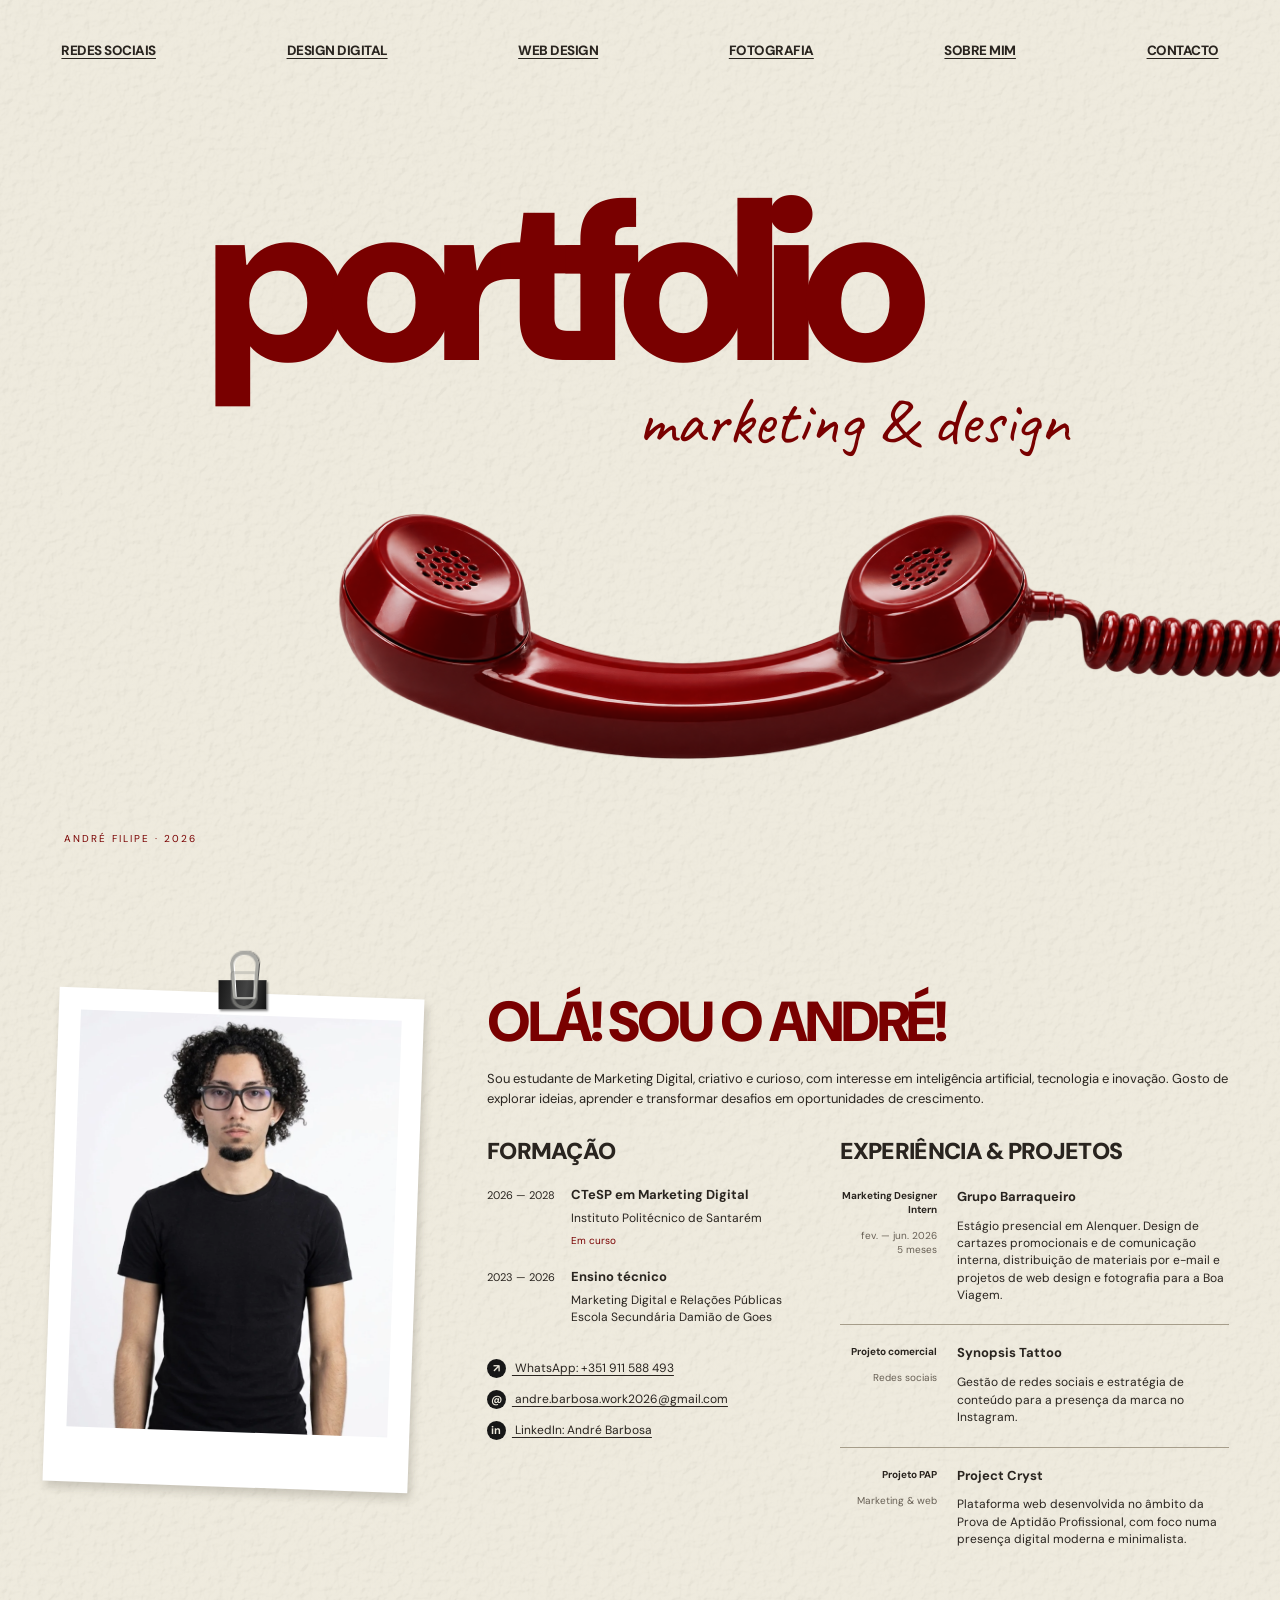
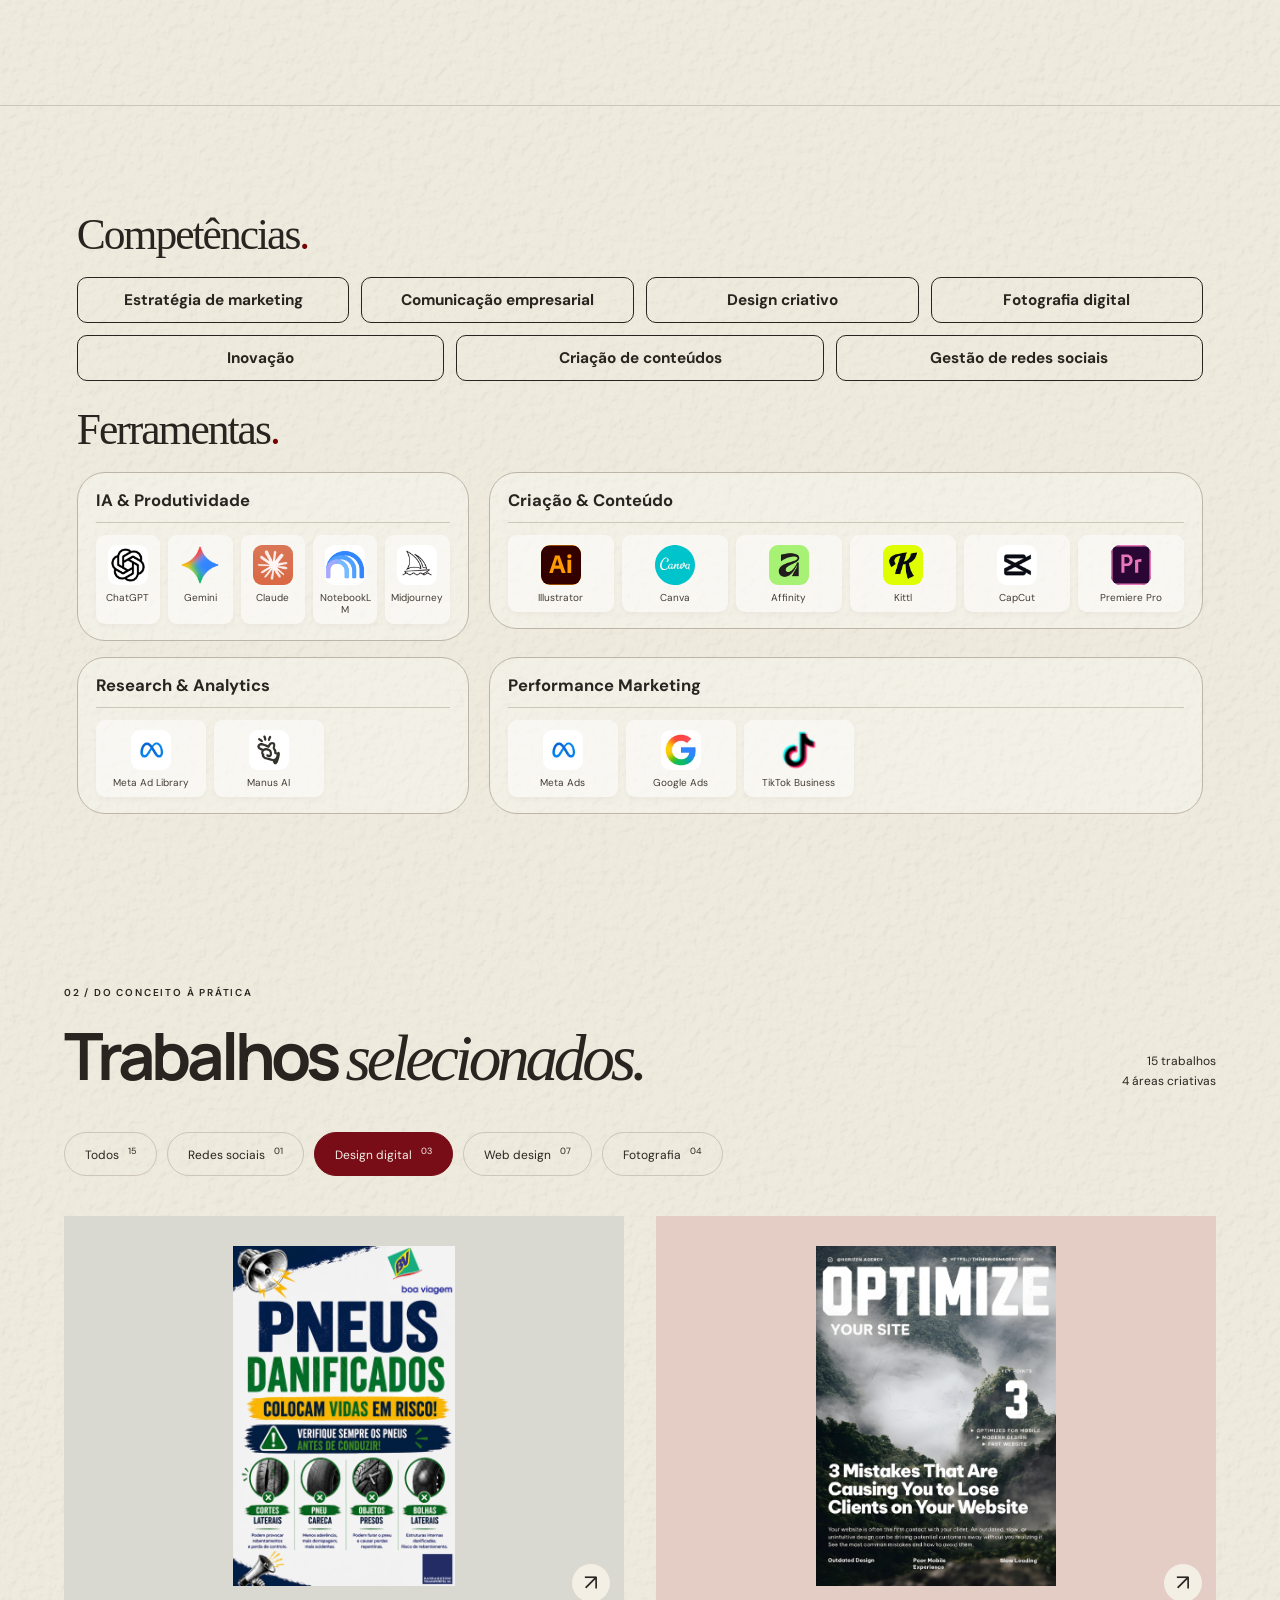
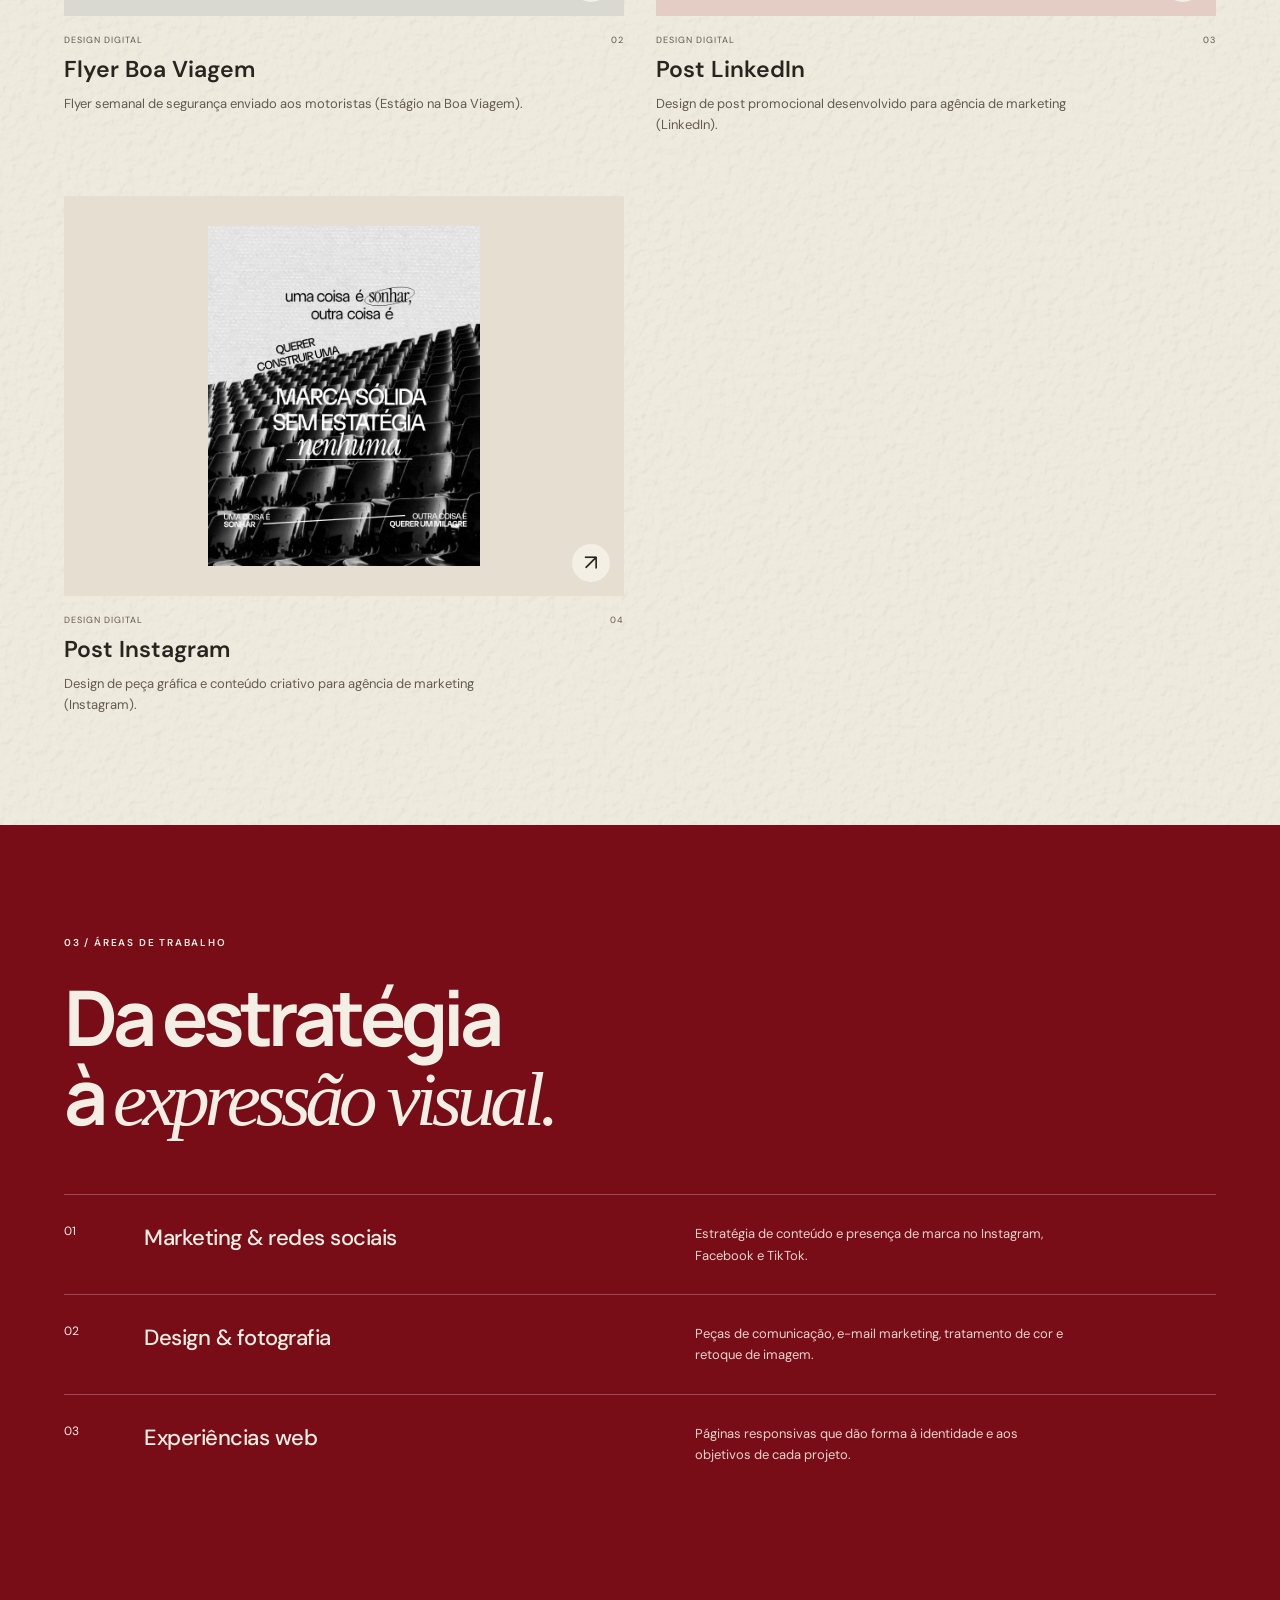
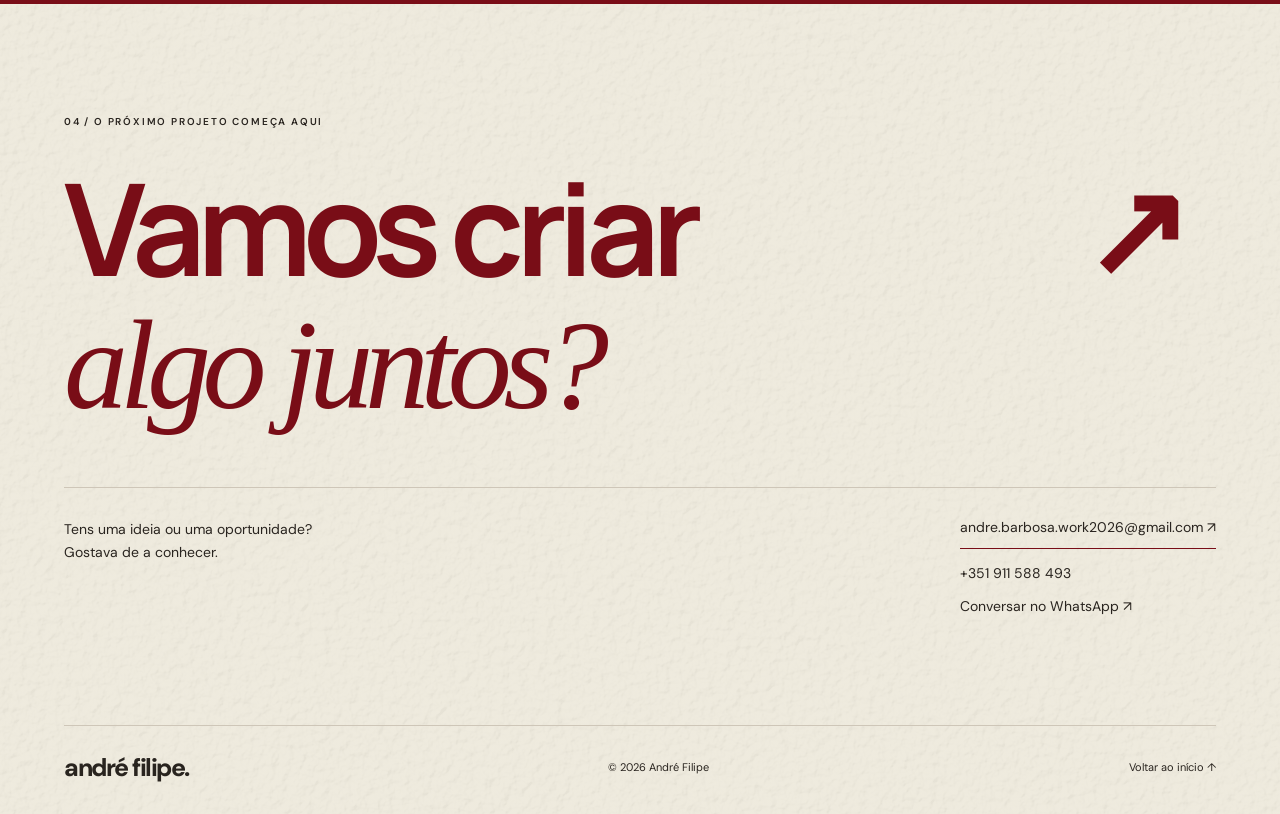
<file: design-grafico.html>
<!doctype html><html lang="pt-PT"><head><meta charset="utf-8"><meta name="viewport" content="width=device-width,initial-scale=1"><title>André Filipe — Marketing, Design & Conteúdo</title><meta name="description" content="Portefólio de André Filipe. Projetos de marketing digital, redes sociais, design, fotografia e web design."><meta property="og:title" content="André Filipe — Portefólio"><meta property="og:description" content="Estratégia, conteúdo e design. Conhece os meus projetos."><meta property="og:type" content="website"><link rel="icon" href="favicon.png"><link rel="stylesheet" href="style.css"><link rel="stylesheet" href="cover.css"><link rel="stylesheet" href="resume.css"></head><body data-initial-filter="design"><a class="skip" href="#main">Saltar para o conteúdo</a><header class="cover-nav"><nav aria-label="Navegação principal"><a href="redes-sociais.html#projects">Redes sociais</a><a href="design-grafico.html#projects">Design digital</a><a href="web-design.html#projects">Web design</a><a href="edicao-fotos.html#projects">Fotografia</a><a href="#about">Sobre mim</a><a href="#contact">Contacto</a></nav></header><main id="main"><section class="cover" aria-label="Portefólio de André Filipe"><div class="cover-title"><h1>portfolio</h1><p>marketing & design</p></div><a class="cover-phone" href="#contact" aria-label="Vamos falar sobre o teu próximo projeto"><img src="images/red-telephone.png" alt="Telefone vintage vermelho" width="2172" height="724" fetchpriority="high"></a><span class="cover-signature">André Filipe · 2026</span></section><section id="about" class="resume section"><aside class="resume-left"><div class="resume-photo"><span class="paper-clip" aria-hidden="true"></span><img src="images/portrait.webp" alt="André Filipe" width="700" height="800"></div></aside><div class="resume-content"><h2>Olá! Sou o André!</h2><p class="resume-intro">Sou estudante de Marketing Digital, criativo e curioso, com interesse em inteligência artificial, tecnologia e inovação. Gosto de explorar ideias, aprender e transformar desafios em oportunidades de crescimento.</p><div class="resume-columns"><div class="resume-details"><section><h3>Formação</h3><div class="education-item"><span>2026 — 2028</span><div><h4>CTeSP em Marketing Digital</h4><p>Instituto Politécnico de Santarém</p><small>Em curso</small></div></div><div class="education-item"><span>2023 — 2026</span><div><h4>Ensino técnico</h4><p>Marketing Digital e Relações Públicas<br>Escola Secundária Damião de Goes</p></div></div></section><div class="resume-contacts"><a href="https://wa.me/351911588493" target="_blank" rel="noopener noreferrer"><b aria-hidden="true">↗</b> WhatsApp: +351 911 588 493</a><a href="mailto:andre.barbosa.work2026@gmail.com"><b aria-hidden="true">@</b> andre.barbosa.work2026@gmail.com</a><a href="https://www.linkedin.com/in/andr%C3%A9-barbosa-945175391" target="_blank" rel="noopener noreferrer"><b aria-hidden="true">in</b> LinkedIn: André Barbosa</a></div></div><section class="resume-experience"><h3>Experiência & projetos</h3><article><div><strong>Marketing Designer Intern</strong><span>fev. — jun. 2026<br>5 meses</span></div><div><h4>Grupo Barraqueiro</h4><p>Estágio presencial em Alenquer. Design de cartazes promocionais e de comunicação interna, distribuição de materiais por e-mail e projetos de web design e fotografia para a Boa Viagem.</p></div></article><article><div><strong>Projeto comercial</strong><span>Redes sociais</span></div><div><h4>Synopsis Tattoo</h4><p>Gestão de redes sociais e estratégia de conteúdo para a presença da marca no Instagram.</p></div></article><article><div><strong>Projeto PAP</strong><span>Marketing & web</span></div><div><h4>Project Cryst</h4><p>Plataforma web desenvolvida no âmbito da Prova de Aptidão Profissional, com foco numa presença digital moderna e minimalista.</p></div></article></section></div></div></section><section id="skills" class="skills-page section" aria-labelledby="skills-title"><div class="skills-main"><h2 id="skills-title">Competências<span>.</span></h2><div class="skill-pills"><span>Estratégia de marketing</span><span>Comunicação empresarial</span><span>Design criativo</span><span>Fotografia digital</span><span>Inovação</span><span>Criação de conteúdos</span><span>Gestão de redes sociais</span></div><h2 class="stack-title">Ferramentas<span>.</span></h2><div class="stack-groups"><div class="stack-panel"><h3>IA & Produtividade</h3><div class="tool-icons tool-logos"><figure title="ChatGPT"><img src="images/tool-chatgpt.png" alt="ChatGPT" width="48" height="48"><figcaption>ChatGPT</figcaption></figure><figure title="Gemini"><img src="images/tool-gemini.png" alt="Gemini" width="48" height="48"><figcaption>Gemini</figcaption></figure><figure title="Claude"><img src="images/tool-claude.png" alt="Claude" width="48" height="48"><figcaption>Claude</figcaption></figure><figure title="NotebookLM"><img src="images/tool-notebooklm.png" alt="NotebookLM" width="48" height="48"><figcaption>NotebookLM</figcaption></figure><figure title="Midjourney"><img src="images/tool-midjourney.png" alt="Midjourney" width="48" height="48"><figcaption>Midjourney</figcaption></figure></div></div><div class="stack-panel"><h3>Criação & Conteúdo</h3><div class="tool-icons tool-logos"><figure title="Illustrator"><img src="images/tool-illustrator.svg" alt="Illustrator" width="48" height="48"><figcaption>Illustrator</figcaption></figure><figure title="Canva"><img src="images/tool-canva.svg" alt="Canva" width="48" height="48"><figcaption>Canva</figcaption></figure><figure title="Affinity"><img src="images/tool-affinity.png" alt="Affinity" width="48" height="48"><figcaption>Affinity</figcaption></figure><figure title="Kittl"><img src="images/tool-kittl.png" alt="Kittl" width="48" height="48"><figcaption>Kittl</figcaption></figure><figure title="CapCut"><img src="images/tool-capcut.png" alt="CapCut" width="48" height="48"><figcaption>CapCut</figcaption></figure><figure title="Premiere Pro"><img src="images/tool-premiere.svg" alt="Premiere Pro" width="48" height="48"><figcaption>Premiere Pro</figcaption></figure></div></div><div class="stack-panel"><h3>Research & Analytics</h3><div class="tool-icons tool-logos"><figure title="Meta Ad Library"><img src="images/tool-meta.png" alt="Meta Ad Library" width="48" height="48"><figcaption>Meta Ad Library</figcaption></figure><figure title="Manus AI"><img src="images/tool-manus.png" alt="Manus AI" width="48" height="48"><figcaption>Manus AI</figcaption></figure></div></div><div class="stack-panel"><h3>Performance Marketing</h3><div class="tool-icons tool-logos"><figure title="Meta Ads"><img src="images/tool-meta.png" alt="Meta Ads" width="48" height="48"><figcaption>Meta Ads</figcaption></figure><figure title="Google Ads"><img src="images/tool-googleads.png" alt="Google Ads" width="48" height="48"><figcaption>Google Ads</figcaption></figure><figure title="TikTok Business"><img src="images/tool-tiktok.png" alt="TikTok Business" width="48" height="48"><figcaption>TikTok Business</figcaption></figure></div></div></div></div></section><section id="projects" class="section works"><div class="section-heading"><div><p class="eyebrow">02 / Do conceito à prática</p><h2>Trabalhos <em>selecionados.</em></h2></div><span class="work-count">15 trabalhos<br>4 áreas criativas</span></div><div class="filters" role="group" aria-label="Filtrar projetos"><button data-filter="all" aria-pressed="true">Todos <sup>15</sup></button><button data-filter="social" aria-pressed="false">Redes sociais <sup>01</sup></button><button data-filter="design" aria-pressed="false">Design digital <sup>03</sup></button><button data-filter="web" aria-pressed="false">Web design <sup>07</sup></button><button data-filter="photo" aria-pressed="false">Fotografia <sup>04</sup></button></div><p class="sr-only" id="filter-status" role="status"></p><div class="project-grid"><article class="project" data-category="social"><button class="project-visual" data-project="0" aria-label="Ver projeto Synopsis Tattoo - Instagram"><img src="images/preview-synopsis_tattoo_cover.webp" alt="Synopsis Tattoo - Instagram" loading="lazy" width="800" height="650"><span class="open-arrow" aria-hidden="true">↗</span></button><div class="project-meta"><span>Redes sociais</span><span>01</span></div><h3><button data-project="0">Synopsis Tattoo - Instagram</button></h3><p>Gestão de redes sociais e estratégia de conteúdo (Projeto Comercial).</p></article><article class="project" data-category="design"><button class="project-visual" data-project="1" aria-label="Ver projeto Flyer Boa Viagem"><img src="images/preview-Pneus-Danificados.webp" alt="Flyer Boa Viagem" loading="lazy" width="800" height="650"><span class="open-arrow" aria-hidden="true">↗</span></button><div class="project-meta"><span>Design digital</span><span>02</span></div><h3><button data-project="1">Flyer Boa Viagem</button></h3><p>Flyer semanal de segurança enviado aos motoristas (Estágio na Boa Viagem).</p></article><article class="project" data-category="design"><button class="project-visual" data-project="2" aria-label="Ver projeto Post LinkedIn"><img src="images/preview-linkedin_post_cover.webp" alt="Post LinkedIn" loading="lazy" width="800" height="650"><span class="open-arrow" aria-hidden="true">↗</span></button><div class="project-meta"><span>Design digital</span><span>03</span></div><h3><button data-project="2">Post LinkedIn</button></h3><p>Design de post promocional desenvolvido para agência de marketing (LinkedIn).</p></article><article class="project" data-category="design"><button class="project-visual" data-project="3" aria-label="Ver projeto Post Instagram"><img src="images/preview-instagram_post_design_cover.webp" alt="Post Instagram" loading="lazy" width="800" height="650"><span class="open-arrow" aria-hidden="true">↗</span></button><div class="project-meta"><span>Design digital</span><span>04</span></div><h3><button data-project="3">Post Instagram</button></h3><p>Design de peça gráfica e conteúdo criativo para agência de marketing (Instagram).</p></article><article class="project" data-category="photo"><button class="project-visual" data-project="4" aria-label="Ver projeto Autocarro 1"><img src="images/preview-22222.webp" alt="Autocarro 1" loading="lazy" width="800" height="650"><span class="open-arrow" aria-hidden="true">↗</span></button><div class="project-meta"><span>Fotografia & edição</span><span>05</span></div><h3><button data-project="4">Autocarro 1</button></h3><p>Fotografia própria, tratamento de cor e remoção do motorista (Estágio na Boa Viagem).</p></article><article class="project" data-category="photo"><button class="project-visual" data-project="5" aria-label="Ver projeto Autocarro 2"><img src="images/preview-bus-4.webp" alt="Autocarro 2" loading="lazy" width="800" height="650"><span class="open-arrow" aria-hidden="true">↗</span></button><div class="project-meta"><span>Fotografia & edição</span><span>06</span></div><h3><button data-project="5">Autocarro 2</button></h3><p>Fotografia própria, tratamento de cor e remoção do motorista (Estágio na Boa Viagem).</p></article><article class="project" data-category="photo"><button class="project-visual" data-project="6" aria-label="Ver projeto Autocarro 3"><img src="images/preview-Bus-5.webp" alt="Autocarro 3" loading="lazy" width="800" height="650"><span class="open-arrow" aria-hidden="true">↗</span></button><div class="project-meta"><span>Fotografia & edição</span><span>07</span></div><h3><button data-project="6">Autocarro 3</button></h3><p>Fotografia própria, tratamento de cor e remoção do motorista (Estágio na Boa Viagem).</p></article><article class="project" data-category="photo"><button class="project-visual" data-project="7" aria-label="Ver projeto Autocarro 4"><img src="images/preview-bus-6.webp" alt="Autocarro 4" loading="lazy" width="800" height="650"><span class="open-arrow" aria-hidden="true">↗</span></button><div class="project-meta"><span>Fotografia & edição</span><span>08</span></div><h3><button data-project="7">Autocarro 4</button></h3><p>Fotografia própria, tratamento de cor e remoção do motorista (Estágio na Boa Viagem).</p></article><article class="project" data-category="web"><button class="project-visual" data-project="8" aria-label="Ver projeto Sofia Brilha"><img src="images/preview-sofia_brilha_cover.webp" alt="Sofia Brilha" loading="lazy" width="800" height="650"><span class="open-arrow" aria-hidden="true">↗</span></button><div class="project-meta"><span>Web design</span><span>09</span></div><h3><button data-project="8">Sofia Brilha</button></h3><p>Plataforma web moderna e responsiva para serviços de limpeza e organização.</p></article><article class="project" data-category="web"><button class="project-visual" data-project="9" aria-label="Ver projeto Project Cryst"><img src="images/preview-project_cryst_cover.webp" alt="Project Cryst" loading="lazy" width="800" height="650"><span class="open-arrow" aria-hidden="true">↗</span></button><div class="project-meta"><span>Web design</span><span>10</span></div><h3><button data-project="9">Project Cryst</button></h3><p>Plataforma web desenvolvida no âmbito da Prova de Aptidão Profissional (PAP), com estética moderna e minimalista.</p></article><article class="project" data-category="web"><button class="project-visual" data-project="10" aria-label="Ver projeto Website Boa Viagem"><img src="images/preview-boa_viagem_web_cover.webp" alt="Website Boa Viagem" loading="lazy" width="800" height="650"><span class="open-arrow" aria-hidden="true">↗</span></button><div class="project-meta"><span>Web design</span><span>11</span></div><h3><button data-project="10">Website Boa Viagem</button></h3><p>Website desenvolvido no estágio para a Boa Viagem, Barraqueiro Oeste, Mafrense e Ribatejana (Projeto de Estágio levado a execução real).</p></article><article class="project" data-category="web"><button class="project-visual" data-project="11" aria-label="Ver projeto ATELIER"><img src="images/ascen-atelier.png" alt="ATELIER" loading="lazy" width="800" height="650"><span class="open-arrow" aria-hidden="true">↗</span></button><div class="project-meta"><span>Web design</span><span>12</span></div><h3><button data-project="11">ATELIER</button></h3><p>Website de demonstração para um estúdio de arquitetura fictício, com galeria de projetos, filtros e páginas individuais.</p></article><article class="project" data-category="web"><button class="project-visual" data-project="12" aria-label="Ver projeto FLOW"><img src="images/ascen-flow.png" alt="FLOW" loading="lazy" width="800" height="650"><span class="open-arrow" aria-hidden="true">↗</span></button><div class="project-meta"><span>Web design</span><span>13</span></div><h3><button data-project="12">FLOW</button></h3><p>Protótipo de automação de workflows com editor visual, simulações e persistência local. Projeto de demonstração.</p></article><article class="project" data-category="web"><button class="project-visual" data-project="13" aria-label="Ver projeto VELA"><img src="images/ascen-vela.png" alt="VELA" loading="lazy" width="800" height="650"><span class="open-arrow" aria-hidden="true">↗</span></button><div class="project-meta"><span>Web design</span><span>14</span></div><h3><button data-project="13">VELA</button></h3><p>Loja online de demonstração com catálogo, filtros, favoritos, carrinho e checkout simulado.</p></article><article class="project" data-category="web"><button class="project-visual" data-project="14" aria-label="Ver projeto PULSE"><img src="images/ascen-pulse.png" alt="PULSE" loading="lazy" width="800" height="650"><span class="open-arrow" aria-hidden="true">↗</span></button><div class="project-meta"><span>Web design</span><span>15</span></div><h3><button data-project="14">PULSE</button></h3><p>Dashboard de business intelligence com filtros, gráficos, relatórios e exportação CSV. Demonstração com dados sintéticos.</p></article></div></section><section class="expertise section"><p class="eyebrow">03 / Áreas de trabalho</p><h2>Da estratégia<br>à <em>expressão visual.</em></h2><div class="service"><span>01</span><h3>Marketing & redes sociais</h3><p>Estratégia de conteúdo e presença de marca no Instagram, Facebook e TikTok.</p></div><div class="service"><span>02</span><h3>Design & fotografia</h3><p>Peças de comunicação, e-mail marketing, tratamento de cor e retoque de imagem.</p></div><div class="service"><span>03</span><h3>Experiências web</h3><p>Páginas responsivas que dão forma à identidade e aos objetivos de cada projeto.</p></div></section><section id="contact" class="contact section"><p class="eyebrow">04 / O próximo projeto começa aqui</p><h2>Vamos criar<br><em>algo juntos?</em><span aria-hidden="true">↗</span></h2><div class="contact-bottom"><p>Tens uma ideia ou uma oportunidade?<br>Gostava de a conhecer.</p><div><a href="mailto:andre.barbosa.work2026@gmail.com">andre.barbosa.work2026@gmail.com ↗</a><a href="tel:+351911588493">+351 911 588 493</a><a href="https://wa.me/351911588493" target="_blank" rel="noopener noreferrer">Conversar no WhatsApp ↗</a></div></div></section></main><footer><a class="wordmark" href="#main">andré filipe.</a><span>© 2026 André Filipe</span><a href="#main">Voltar ao início ↑</a></footer><dialog id="project-dialog" aria-labelledby="dialog-title"><button class="close-dialog" aria-label="Fechar projeto">✕</button><div class="dialog-layout"><div class="dialog-image"><img id="dialog-image" alt=""></div><div class="dialog-info"><p class="eyebrow" id="dialog-category"></p><h2 id="dialog-title"></h2><p id="dialog-description"></p><a id="dialog-visit" class="text-link" target="_blank" rel="noopener noreferrer">Visitar projeto ↗</a><a id="dialog-download" class="text-link" download>Descarregar imagem ↓</a></div></div></dialog><script src="projects.js"></script><script src="script.js"></script></body></html>
</file>
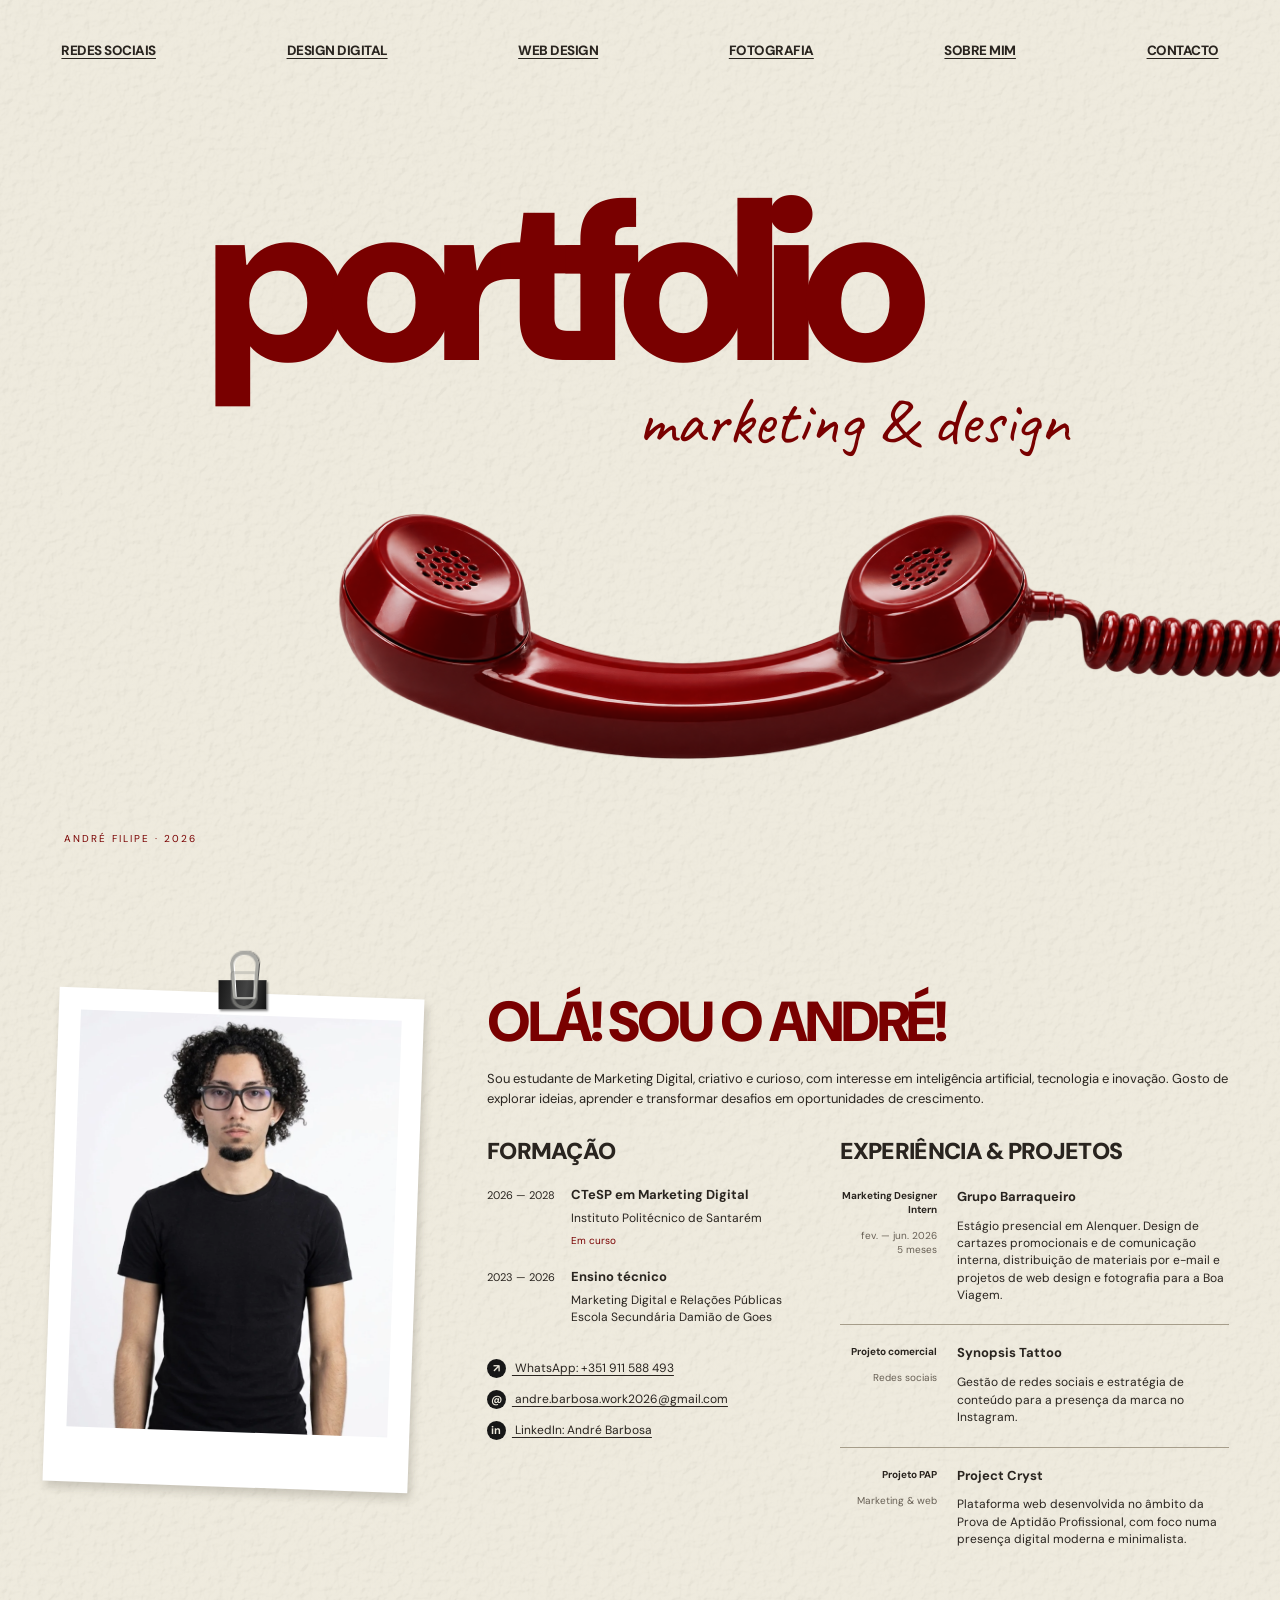
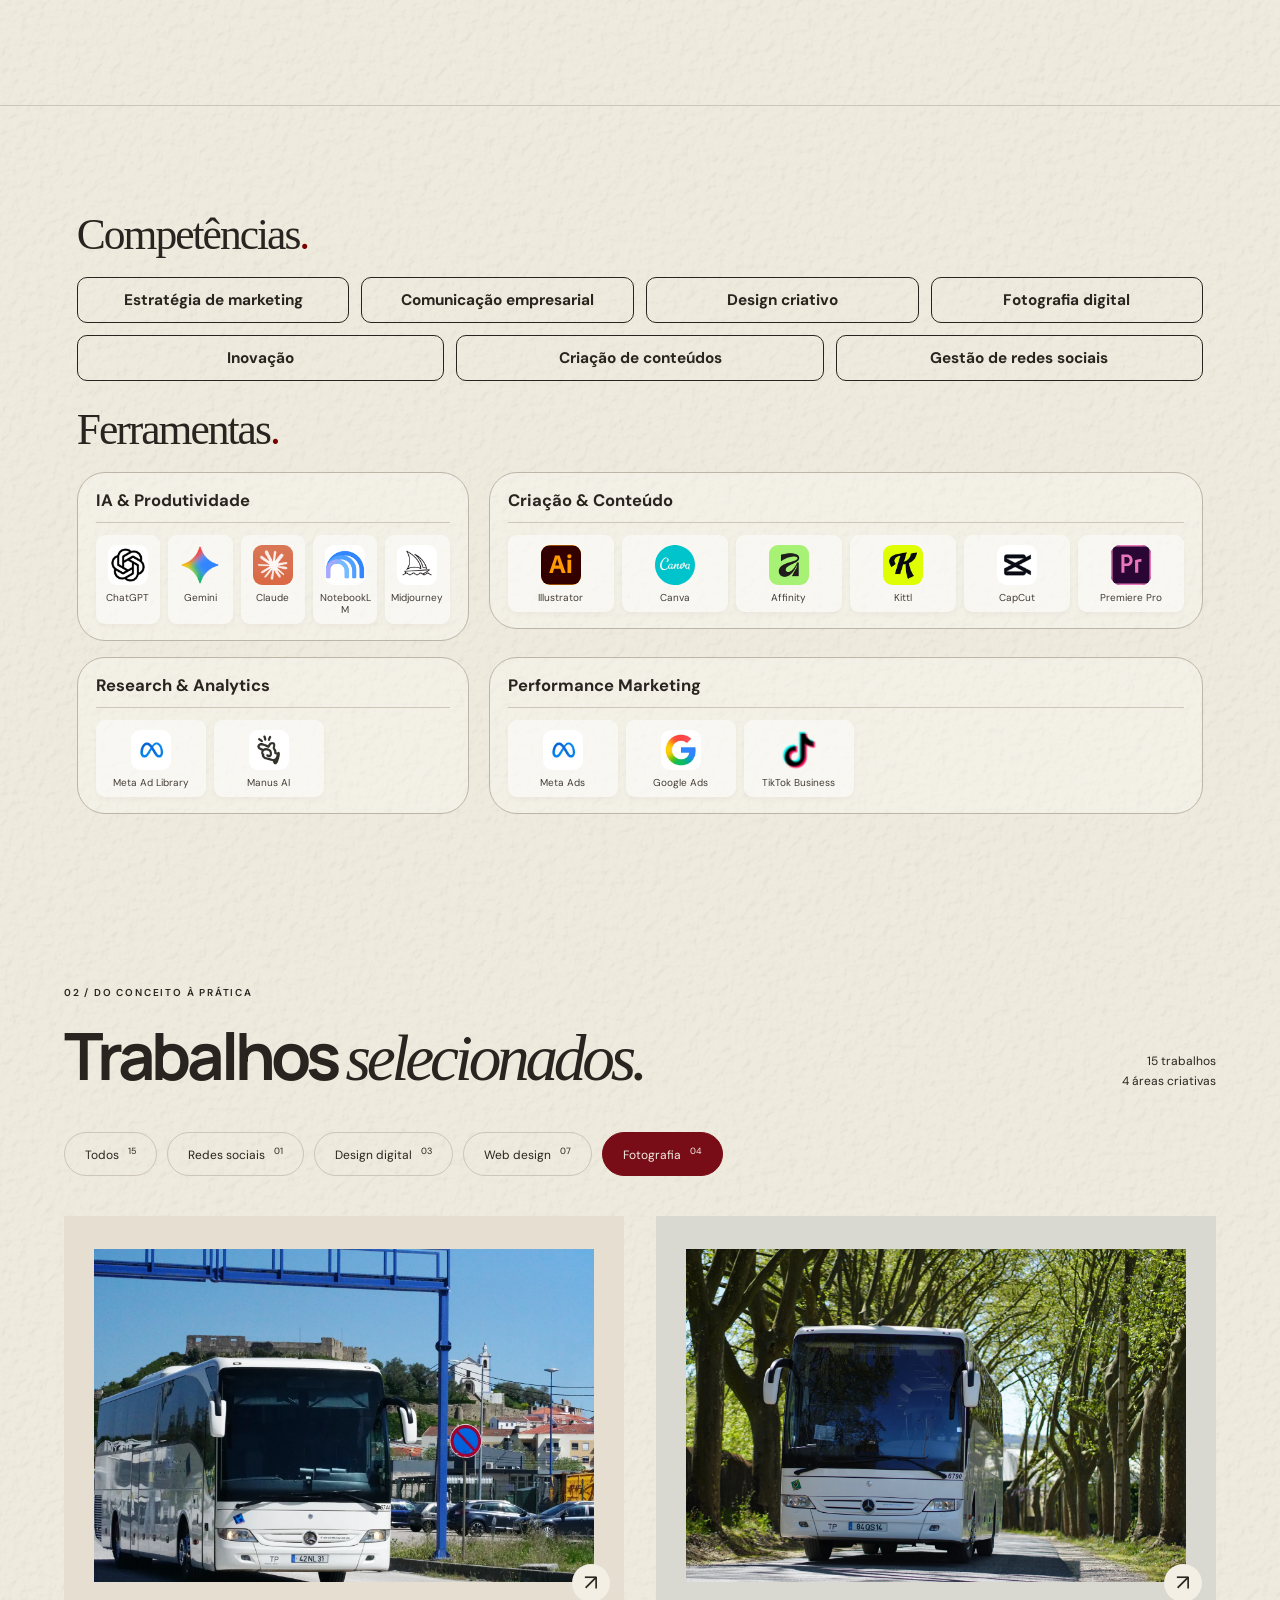
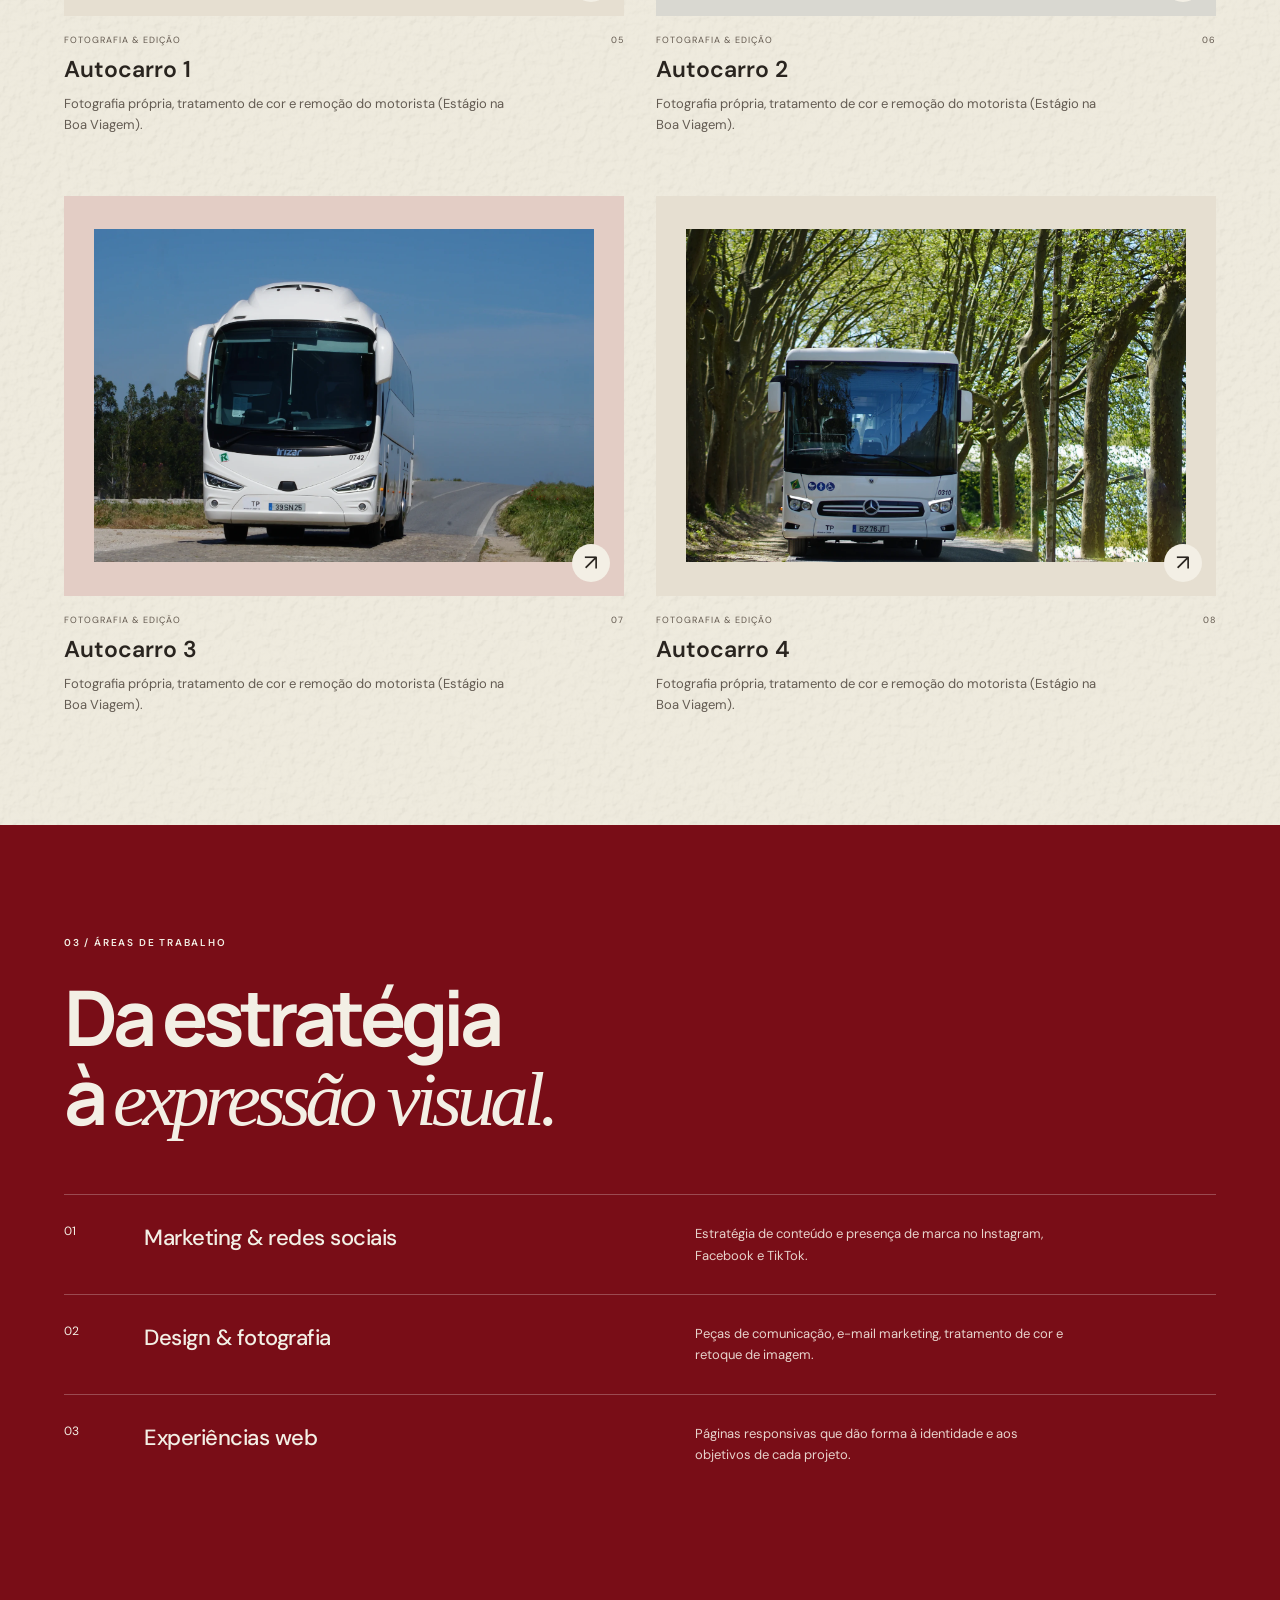
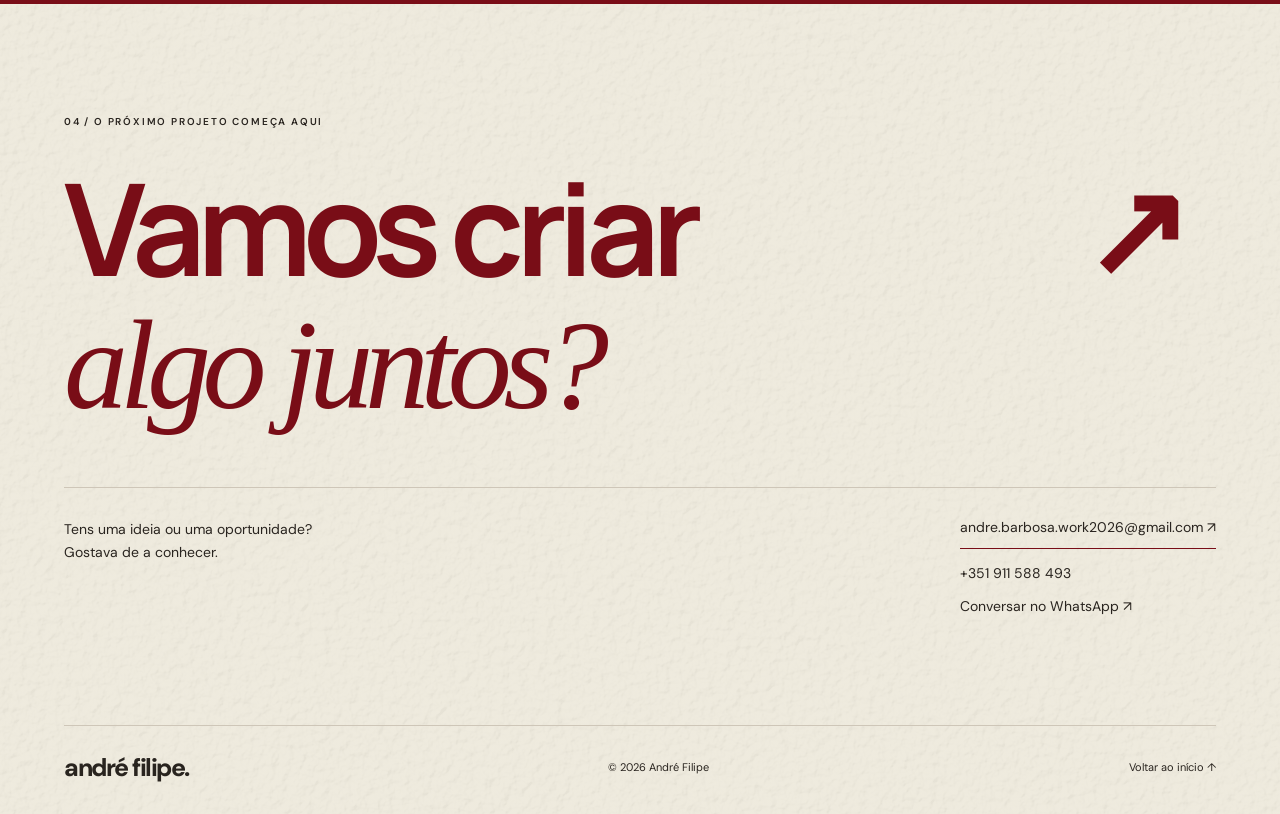
<file: edicao-fotos.html>
<!doctype html><html lang="pt-PT"><head><meta charset="utf-8"><meta name="viewport" content="width=device-width,initial-scale=1"><title>André Filipe — Marketing, Design & Conteúdo</title><meta name="description" content="Portefólio de André Filipe. Projetos de marketing digital, redes sociais, design, fotografia e web design."><meta property="og:title" content="André Filipe — Portefólio"><meta property="og:description" content="Estratégia, conteúdo e design. Conhece os meus projetos."><meta property="og:type" content="website"><link rel="icon" href="favicon.png"><link rel="stylesheet" href="style.css"><link rel="stylesheet" href="cover.css"><link rel="stylesheet" href="resume.css"></head><body data-initial-filter="photo"><a class="skip" href="#main">Saltar para o conteúdo</a><header class="cover-nav"><nav aria-label="Navegação principal"><a href="redes-sociais.html#projects">Redes sociais</a><a href="design-grafico.html#projects">Design digital</a><a href="web-design.html#projects">Web design</a><a href="edicao-fotos.html#projects">Fotografia</a><a href="#about">Sobre mim</a><a href="#contact">Contacto</a></nav></header><main id="main"><section class="cover" aria-label="Portefólio de André Filipe"><div class="cover-title"><h1>portfolio</h1><p>marketing & design</p></div><a class="cover-phone" href="#contact" aria-label="Vamos falar sobre o teu próximo projeto"><img src="images/red-telephone.png" alt="Telefone vintage vermelho" width="2172" height="724" fetchpriority="high"></a><span class="cover-signature">André Filipe · 2026</span></section><section id="about" class="resume section"><aside class="resume-left"><div class="resume-photo"><span class="paper-clip" aria-hidden="true"></span><img src="images/portrait.webp" alt="André Filipe" width="700" height="800"></div></aside><div class="resume-content"><h2>Olá! Sou o André!</h2><p class="resume-intro">Sou estudante de Marketing Digital, criativo e curioso, com interesse em inteligência artificial, tecnologia e inovação. Gosto de explorar ideias, aprender e transformar desafios em oportunidades de crescimento.</p><div class="resume-columns"><div class="resume-details"><section><h3>Formação</h3><div class="education-item"><span>2026 — 2028</span><div><h4>CTeSP em Marketing Digital</h4><p>Instituto Politécnico de Santarém</p><small>Em curso</small></div></div><div class="education-item"><span>2023 — 2026</span><div><h4>Ensino técnico</h4><p>Marketing Digital e Relações Públicas<br>Escola Secundária Damião de Goes</p></div></div></section><div class="resume-contacts"><a href="https://wa.me/351911588493" target="_blank" rel="noopener noreferrer"><b aria-hidden="true">↗</b> WhatsApp: +351 911 588 493</a><a href="mailto:andre.barbosa.work2026@gmail.com"><b aria-hidden="true">@</b> andre.barbosa.work2026@gmail.com</a><a href="https://www.linkedin.com/in/andr%C3%A9-barbosa-945175391" target="_blank" rel="noopener noreferrer"><b aria-hidden="true">in</b> LinkedIn: André Barbosa</a></div></div><section class="resume-experience"><h3>Experiência & projetos</h3><article><div><strong>Marketing Designer Intern</strong><span>fev. — jun. 2026<br>5 meses</span></div><div><h4>Grupo Barraqueiro</h4><p>Estágio presencial em Alenquer. Design de cartazes promocionais e de comunicação interna, distribuição de materiais por e-mail e projetos de web design e fotografia para a Boa Viagem.</p></div></article><article><div><strong>Projeto comercial</strong><span>Redes sociais</span></div><div><h4>Synopsis Tattoo</h4><p>Gestão de redes sociais e estratégia de conteúdo para a presença da marca no Instagram.</p></div></article><article><div><strong>Projeto PAP</strong><span>Marketing & web</span></div><div><h4>Project Cryst</h4><p>Plataforma web desenvolvida no âmbito da Prova de Aptidão Profissional, com foco numa presença digital moderna e minimalista.</p></div></article></section></div></div></section><section id="skills" class="skills-page section" aria-labelledby="skills-title"><div class="skills-main"><h2 id="skills-title">Competências<span>.</span></h2><div class="skill-pills"><span>Estratégia de marketing</span><span>Comunicação empresarial</span><span>Design criativo</span><span>Fotografia digital</span><span>Inovação</span><span>Criação de conteúdos</span><span>Gestão de redes sociais</span></div><h2 class="stack-title">Ferramentas<span>.</span></h2><div class="stack-groups"><div class="stack-panel"><h3>IA & Produtividade</h3><div class="tool-icons tool-logos"><figure title="ChatGPT"><img src="images/tool-chatgpt.png" alt="ChatGPT" width="48" height="48"><figcaption>ChatGPT</figcaption></figure><figure title="Gemini"><img src="images/tool-gemini.png" alt="Gemini" width="48" height="48"><figcaption>Gemini</figcaption></figure><figure title="Claude"><img src="images/tool-claude.png" alt="Claude" width="48" height="48"><figcaption>Claude</figcaption></figure><figure title="NotebookLM"><img src="images/tool-notebooklm.png" alt="NotebookLM" width="48" height="48"><figcaption>NotebookLM</figcaption></figure><figure title="Midjourney"><img src="images/tool-midjourney.png" alt="Midjourney" width="48" height="48"><figcaption>Midjourney</figcaption></figure></div></div><div class="stack-panel"><h3>Criação & Conteúdo</h3><div class="tool-icons tool-logos"><figure title="Illustrator"><img src="images/tool-illustrator.svg" alt="Illustrator" width="48" height="48"><figcaption>Illustrator</figcaption></figure><figure title="Canva"><img src="images/tool-canva.svg" alt="Canva" width="48" height="48"><figcaption>Canva</figcaption></figure><figure title="Affinity"><img src="images/tool-affinity.png" alt="Affinity" width="48" height="48"><figcaption>Affinity</figcaption></figure><figure title="Kittl"><img src="images/tool-kittl.png" alt="Kittl" width="48" height="48"><figcaption>Kittl</figcaption></figure><figure title="CapCut"><img src="images/tool-capcut.png" alt="CapCut" width="48" height="48"><figcaption>CapCut</figcaption></figure><figure title="Premiere Pro"><img src="images/tool-premiere.svg" alt="Premiere Pro" width="48" height="48"><figcaption>Premiere Pro</figcaption></figure></div></div><div class="stack-panel"><h3>Research & Analytics</h3><div class="tool-icons tool-logos"><figure title="Meta Ad Library"><img src="images/tool-meta.png" alt="Meta Ad Library" width="48" height="48"><figcaption>Meta Ad Library</figcaption></figure><figure title="Manus AI"><img src="images/tool-manus.png" alt="Manus AI" width="48" height="48"><figcaption>Manus AI</figcaption></figure></div></div><div class="stack-panel"><h3>Performance Marketing</h3><div class="tool-icons tool-logos"><figure title="Meta Ads"><img src="images/tool-meta.png" alt="Meta Ads" width="48" height="48"><figcaption>Meta Ads</figcaption></figure><figure title="Google Ads"><img src="images/tool-googleads.png" alt="Google Ads" width="48" height="48"><figcaption>Google Ads</figcaption></figure><figure title="TikTok Business"><img src="images/tool-tiktok.png" alt="TikTok Business" width="48" height="48"><figcaption>TikTok Business</figcaption></figure></div></div></div></div></section><section id="projects" class="section works"><div class="section-heading"><div><p class="eyebrow">02 / Do conceito à prática</p><h2>Trabalhos <em>selecionados.</em></h2></div><span class="work-count">15 trabalhos<br>4 áreas criativas</span></div><div class="filters" role="group" aria-label="Filtrar projetos"><button data-filter="all" aria-pressed="true">Todos <sup>15</sup></button><button data-filter="social" aria-pressed="false">Redes sociais <sup>01</sup></button><button data-filter="design" aria-pressed="false">Design digital <sup>03</sup></button><button data-filter="web" aria-pressed="false">Web design <sup>07</sup></button><button data-filter="photo" aria-pressed="false">Fotografia <sup>04</sup></button></div><p class="sr-only" id="filter-status" role="status"></p><div class="project-grid"><article class="project" data-category="social"><button class="project-visual" data-project="0" aria-label="Ver projeto Synopsis Tattoo - Instagram"><img src="images/preview-synopsis_tattoo_cover.webp" alt="Synopsis Tattoo - Instagram" loading="lazy" width="800" height="650"><span class="open-arrow" aria-hidden="true">↗</span></button><div class="project-meta"><span>Redes sociais</span><span>01</span></div><h3><button data-project="0">Synopsis Tattoo - Instagram</button></h3><p>Gestão de redes sociais e estratégia de conteúdo (Projeto Comercial).</p></article><article class="project" data-category="design"><button class="project-visual" data-project="1" aria-label="Ver projeto Flyer Boa Viagem"><img src="images/preview-Pneus-Danificados.webp" alt="Flyer Boa Viagem" loading="lazy" width="800" height="650"><span class="open-arrow" aria-hidden="true">↗</span></button><div class="project-meta"><span>Design digital</span><span>02</span></div><h3><button data-project="1">Flyer Boa Viagem</button></h3><p>Flyer semanal de segurança enviado aos motoristas (Estágio na Boa Viagem).</p></article><article class="project" data-category="design"><button class="project-visual" data-project="2" aria-label="Ver projeto Post LinkedIn"><img src="images/preview-linkedin_post_cover.webp" alt="Post LinkedIn" loading="lazy" width="800" height="650"><span class="open-arrow" aria-hidden="true">↗</span></button><div class="project-meta"><span>Design digital</span><span>03</span></div><h3><button data-project="2">Post LinkedIn</button></h3><p>Design de post promocional desenvolvido para agência de marketing (LinkedIn).</p></article><article class="project" data-category="design"><button class="project-visual" data-project="3" aria-label="Ver projeto Post Instagram"><img src="images/preview-instagram_post_design_cover.webp" alt="Post Instagram" loading="lazy" width="800" height="650"><span class="open-arrow" aria-hidden="true">↗</span></button><div class="project-meta"><span>Design digital</span><span>04</span></div><h3><button data-project="3">Post Instagram</button></h3><p>Design de peça gráfica e conteúdo criativo para agência de marketing (Instagram).</p></article><article class="project" data-category="photo"><button class="project-visual" data-project="4" aria-label="Ver projeto Autocarro 1"><img src="images/preview-22222.webp" alt="Autocarro 1" loading="lazy" width="800" height="650"><span class="open-arrow" aria-hidden="true">↗</span></button><div class="project-meta"><span>Fotografia & edição</span><span>05</span></div><h3><button data-project="4">Autocarro 1</button></h3><p>Fotografia própria, tratamento de cor e remoção do motorista (Estágio na Boa Viagem).</p></article><article class="project" data-category="photo"><button class="project-visual" data-project="5" aria-label="Ver projeto Autocarro 2"><img src="images/preview-bus-4.webp" alt="Autocarro 2" loading="lazy" width="800" height="650"><span class="open-arrow" aria-hidden="true">↗</span></button><div class="project-meta"><span>Fotografia & edição</span><span>06</span></div><h3><button data-project="5">Autocarro 2</button></h3><p>Fotografia própria, tratamento de cor e remoção do motorista (Estágio na Boa Viagem).</p></article><article class="project" data-category="photo"><button class="project-visual" data-project="6" aria-label="Ver projeto Autocarro 3"><img src="images/preview-Bus-5.webp" alt="Autocarro 3" loading="lazy" width="800" height="650"><span class="open-arrow" aria-hidden="true">↗</span></button><div class="project-meta"><span>Fotografia & edição</span><span>07</span></div><h3><button data-project="6">Autocarro 3</button></h3><p>Fotografia própria, tratamento de cor e remoção do motorista (Estágio na Boa Viagem).</p></article><article class="project" data-category="photo"><button class="project-visual" data-project="7" aria-label="Ver projeto Autocarro 4"><img src="images/preview-bus-6.webp" alt="Autocarro 4" loading="lazy" width="800" height="650"><span class="open-arrow" aria-hidden="true">↗</span></button><div class="project-meta"><span>Fotografia & edição</span><span>08</span></div><h3><button data-project="7">Autocarro 4</button></h3><p>Fotografia própria, tratamento de cor e remoção do motorista (Estágio na Boa Viagem).</p></article><article class="project" data-category="web"><button class="project-visual" data-project="8" aria-label="Ver projeto Sofia Brilha"><img src="images/preview-sofia_brilha_cover.webp" alt="Sofia Brilha" loading="lazy" width="800" height="650"><span class="open-arrow" aria-hidden="true">↗</span></button><div class="project-meta"><span>Web design</span><span>09</span></div><h3><button data-project="8">Sofia Brilha</button></h3><p>Plataforma web moderna e responsiva para serviços de limpeza e organização.</p></article><article class="project" data-category="web"><button class="project-visual" data-project="9" aria-label="Ver projeto Project Cryst"><img src="images/preview-project_cryst_cover.webp" alt="Project Cryst" loading="lazy" width="800" height="650"><span class="open-arrow" aria-hidden="true">↗</span></button><div class="project-meta"><span>Web design</span><span>10</span></div><h3><button data-project="9">Project Cryst</button></h3><p>Plataforma web desenvolvida no âmbito da Prova de Aptidão Profissional (PAP), com estética moderna e minimalista.</p></article><article class="project" data-category="web"><button class="project-visual" data-project="10" aria-label="Ver projeto Website Boa Viagem"><img src="images/preview-boa_viagem_web_cover.webp" alt="Website Boa Viagem" loading="lazy" width="800" height="650"><span class="open-arrow" aria-hidden="true">↗</span></button><div class="project-meta"><span>Web design</span><span>11</span></div><h3><button data-project="10">Website Boa Viagem</button></h3><p>Website desenvolvido no estágio para a Boa Viagem, Barraqueiro Oeste, Mafrense e Ribatejana (Projeto de Estágio levado a execução real).</p></article><article class="project" data-category="web"><button class="project-visual" data-project="11" aria-label="Ver projeto ATELIER"><img src="images/ascen-atelier.png" alt="ATELIER" loading="lazy" width="800" height="650"><span class="open-arrow" aria-hidden="true">↗</span></button><div class="project-meta"><span>Web design</span><span>12</span></div><h3><button data-project="11">ATELIER</button></h3><p>Website de demonstração para um estúdio de arquitetura fictício, com galeria de projetos, filtros e páginas individuais.</p></article><article class="project" data-category="web"><button class="project-visual" data-project="12" aria-label="Ver projeto FLOW"><img src="images/ascen-flow.png" alt="FLOW" loading="lazy" width="800" height="650"><span class="open-arrow" aria-hidden="true">↗</span></button><div class="project-meta"><span>Web design</span><span>13</span></div><h3><button data-project="12">FLOW</button></h3><p>Protótipo de automação de workflows com editor visual, simulações e persistência local. Projeto de demonstração.</p></article><article class="project" data-category="web"><button class="project-visual" data-project="13" aria-label="Ver projeto VELA"><img src="images/ascen-vela.png" alt="VELA" loading="lazy" width="800" height="650"><span class="open-arrow" aria-hidden="true">↗</span></button><div class="project-meta"><span>Web design</span><span>14</span></div><h3><button data-project="13">VELA</button></h3><p>Loja online de demonstração com catálogo, filtros, favoritos, carrinho e checkout simulado.</p></article><article class="project" data-category="web"><button class="project-visual" data-project="14" aria-label="Ver projeto PULSE"><img src="images/ascen-pulse.png" alt="PULSE" loading="lazy" width="800" height="650"><span class="open-arrow" aria-hidden="true">↗</span></button><div class="project-meta"><span>Web design</span><span>15</span></div><h3><button data-project="14">PULSE</button></h3><p>Dashboard de business intelligence com filtros, gráficos, relatórios e exportação CSV. Demonstração com dados sintéticos.</p></article></div></section><section class="expertise section"><p class="eyebrow">03 / Áreas de trabalho</p><h2>Da estratégia<br>à <em>expressão visual.</em></h2><div class="service"><span>01</span><h3>Marketing & redes sociais</h3><p>Estratégia de conteúdo e presença de marca no Instagram, Facebook e TikTok.</p></div><div class="service"><span>02</span><h3>Design & fotografia</h3><p>Peças de comunicação, e-mail marketing, tratamento de cor e retoque de imagem.</p></div><div class="service"><span>03</span><h3>Experiências web</h3><p>Páginas responsivas que dão forma à identidade e aos objetivos de cada projeto.</p></div></section><section id="contact" class="contact section"><p class="eyebrow">04 / O próximo projeto começa aqui</p><h2>Vamos criar<br><em>algo juntos?</em><span aria-hidden="true">↗</span></h2><div class="contact-bottom"><p>Tens uma ideia ou uma oportunidade?<br>Gostava de a conhecer.</p><div><a href="mailto:andre.barbosa.work2026@gmail.com">andre.barbosa.work2026@gmail.com ↗</a><a href="tel:+351911588493">+351 911 588 493</a><a href="https://wa.me/351911588493" target="_blank" rel="noopener noreferrer">Conversar no WhatsApp ↗</a></div></div></section></main><footer><a class="wordmark" href="#main">andré filipe.</a><span>© 2026 André Filipe</span><a href="#main">Voltar ao início ↑</a></footer><dialog id="project-dialog" aria-labelledby="dialog-title"><button class="close-dialog" aria-label="Fechar projeto">✕</button><div class="dialog-layout"><div class="dialog-image"><img id="dialog-image" alt=""></div><div class="dialog-info"><p class="eyebrow" id="dialog-category"></p><h2 id="dialog-title"></h2><p id="dialog-description"></p><a id="dialog-visit" class="text-link" target="_blank" rel="noopener noreferrer">Visitar projeto ↗</a><a id="dialog-download" class="text-link" download>Descarregar imagem ↓</a></div></div></dialog><script src="projects.js"></script><script src="script.js"></script></body></html>
</file>
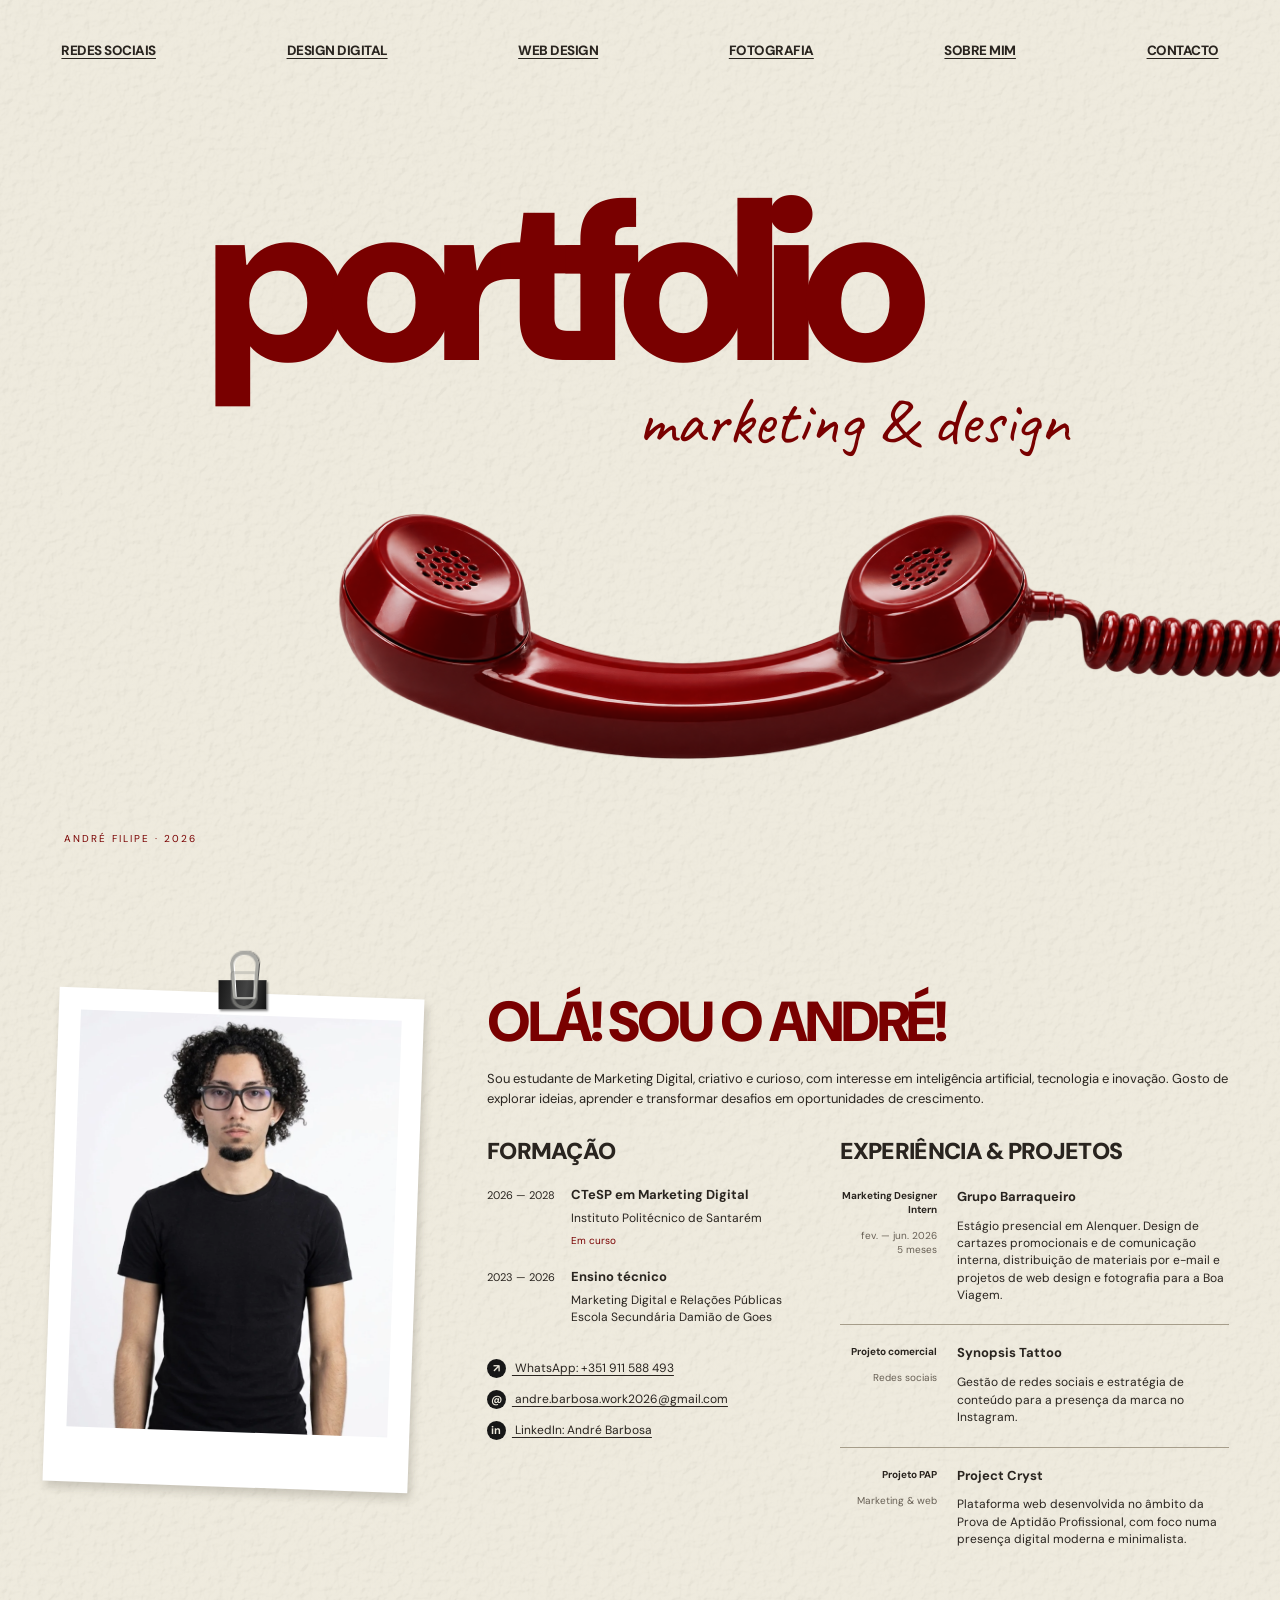
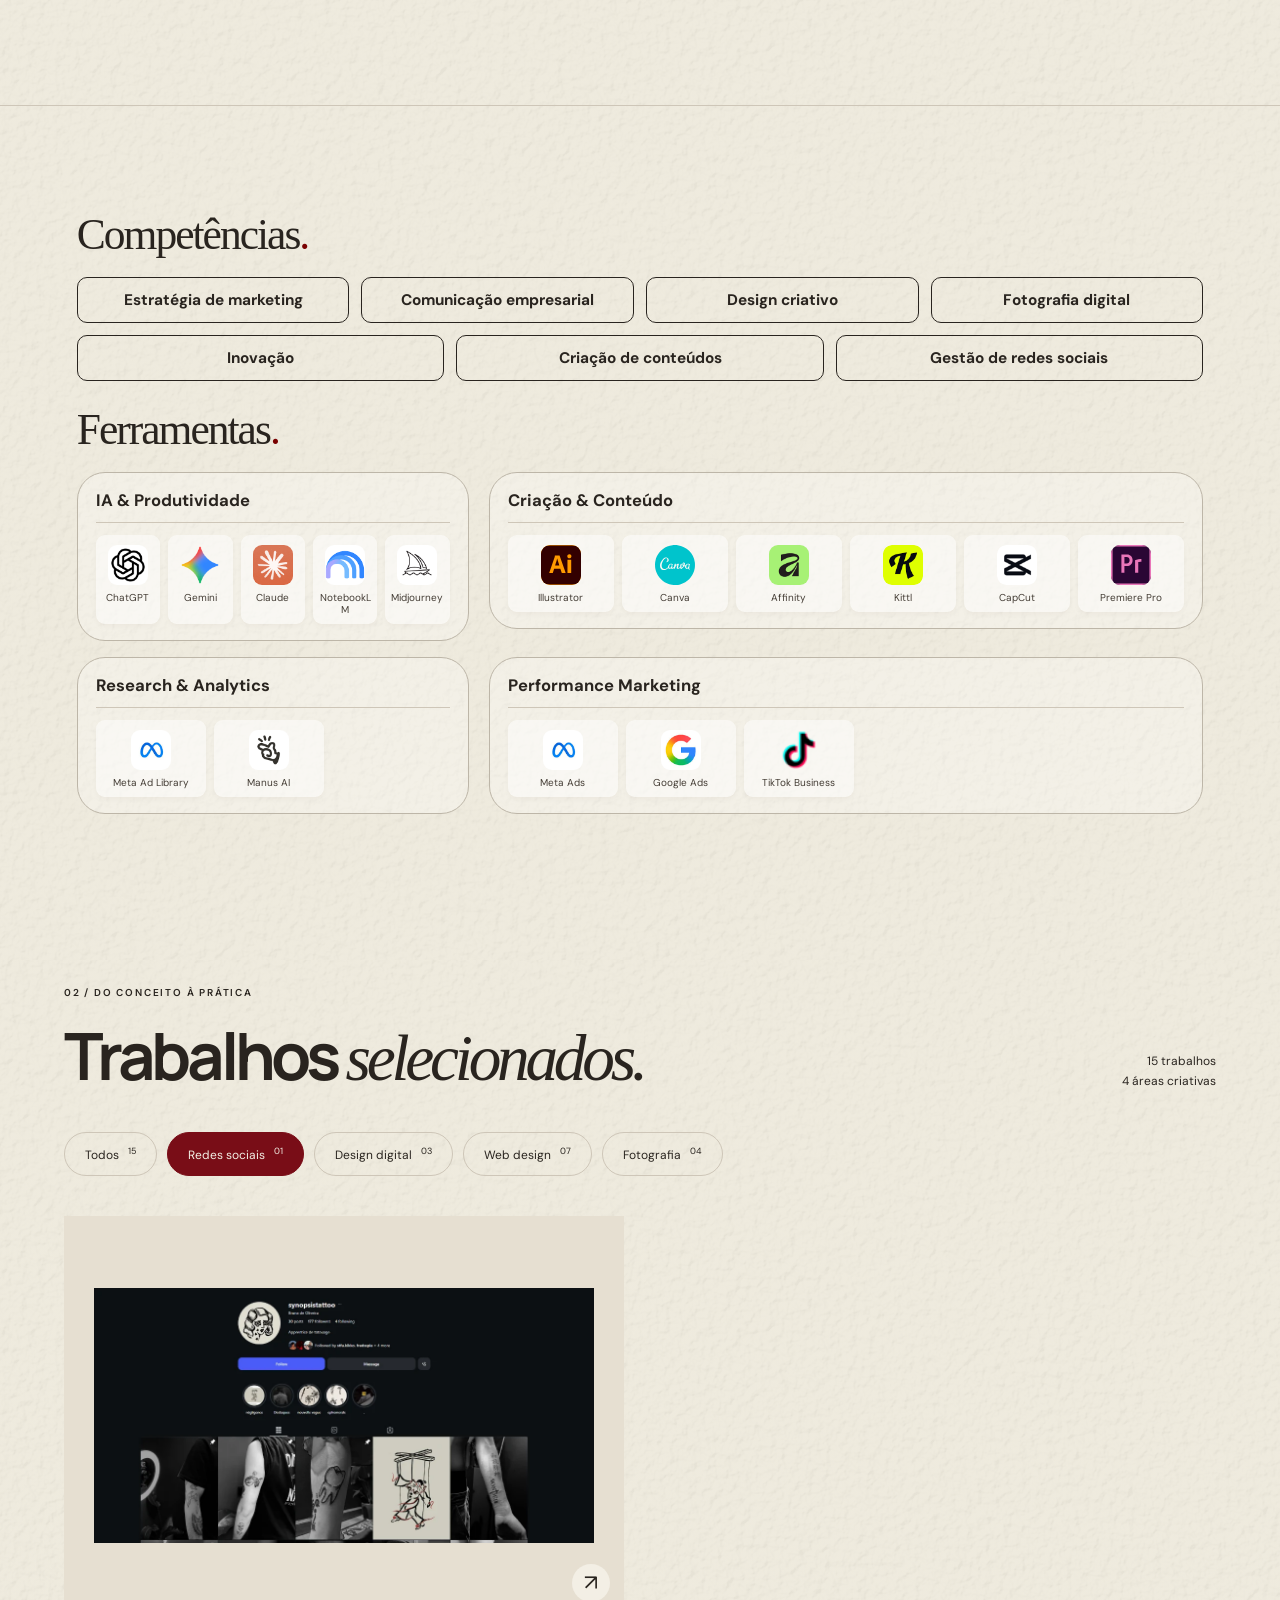
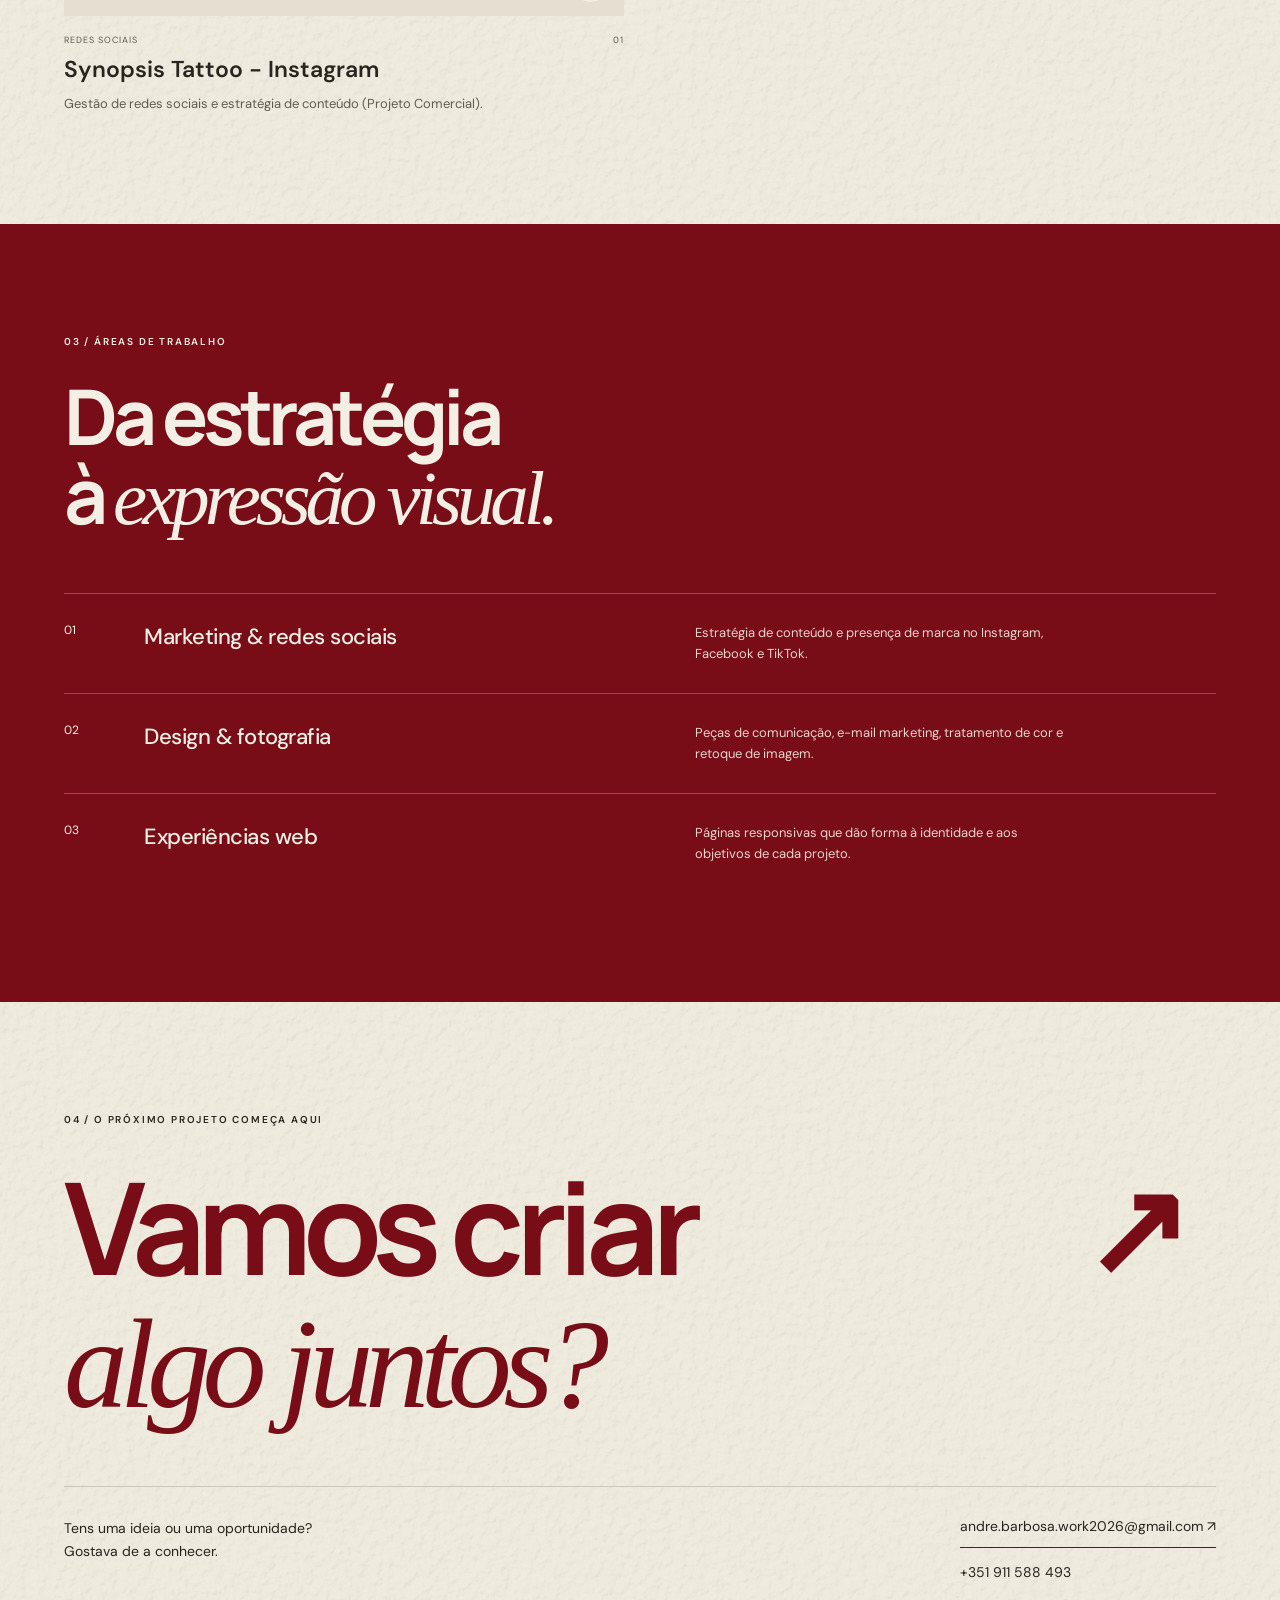
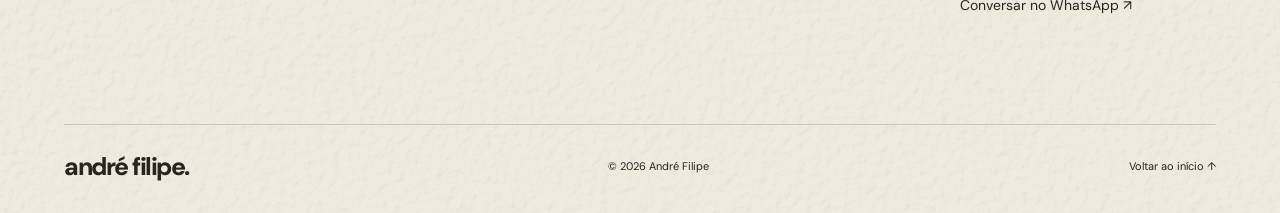
<file: redes-sociais.html>
<!doctype html><html lang="pt-PT"><head><meta charset="utf-8"><meta name="viewport" content="width=device-width,initial-scale=1"><title>André Filipe — Marketing, Design & Conteúdo</title><meta name="description" content="Portefólio de André Filipe. Projetos de marketing digital, redes sociais, design, fotografia e web design."><meta property="og:title" content="André Filipe — Portefólio"><meta property="og:description" content="Estratégia, conteúdo e design. Conhece os meus projetos."><meta property="og:type" content="website"><link rel="icon" href="favicon.png"><link rel="stylesheet" href="style.css"><link rel="stylesheet" href="cover.css"><link rel="stylesheet" href="resume.css"></head><body data-initial-filter="social"><a class="skip" href="#main">Saltar para o conteúdo</a><header class="cover-nav"><nav aria-label="Navegação principal"><a href="redes-sociais.html#projects">Redes sociais</a><a href="design-grafico.html#projects">Design digital</a><a href="web-design.html#projects">Web design</a><a href="edicao-fotos.html#projects">Fotografia</a><a href="#about">Sobre mim</a><a href="#contact">Contacto</a></nav></header><main id="main"><section class="cover" aria-label="Portefólio de André Filipe"><div class="cover-title"><h1>portfolio</h1><p>marketing & design</p></div><a class="cover-phone" href="#contact" aria-label="Vamos falar sobre o teu próximo projeto"><img src="images/red-telephone.png" alt="Telefone vintage vermelho" width="2172" height="724" fetchpriority="high"></a><span class="cover-signature">André Filipe · 2026</span></section><section id="about" class="resume section"><aside class="resume-left"><div class="resume-photo"><span class="paper-clip" aria-hidden="true"></span><img src="images/portrait.webp" alt="André Filipe" width="700" height="800"></div></aside><div class="resume-content"><h2>Olá! Sou o André!</h2><p class="resume-intro">Sou estudante de Marketing Digital, criativo e curioso, com interesse em inteligência artificial, tecnologia e inovação. Gosto de explorar ideias, aprender e transformar desafios em oportunidades de crescimento.</p><div class="resume-columns"><div class="resume-details"><section><h3>Formação</h3><div class="education-item"><span>2026 — 2028</span><div><h4>CTeSP em Marketing Digital</h4><p>Instituto Politécnico de Santarém</p><small>Em curso</small></div></div><div class="education-item"><span>2023 — 2026</span><div><h4>Ensino técnico</h4><p>Marketing Digital e Relações Públicas<br>Escola Secundária Damião de Goes</p></div></div></section><div class="resume-contacts"><a href="https://wa.me/351911588493" target="_blank" rel="noopener noreferrer"><b aria-hidden="true">↗</b> WhatsApp: +351 911 588 493</a><a href="mailto:andre.barbosa.work2026@gmail.com"><b aria-hidden="true">@</b> andre.barbosa.work2026@gmail.com</a><a href="https://www.linkedin.com/in/andr%C3%A9-barbosa-945175391" target="_blank" rel="noopener noreferrer"><b aria-hidden="true">in</b> LinkedIn: André Barbosa</a></div></div><section class="resume-experience"><h3>Experiência & projetos</h3><article><div><strong>Marketing Designer Intern</strong><span>fev. — jun. 2026<br>5 meses</span></div><div><h4>Grupo Barraqueiro</h4><p>Estágio presencial em Alenquer. Design de cartazes promocionais e de comunicação interna, distribuição de materiais por e-mail e projetos de web design e fotografia para a Boa Viagem.</p></div></article><article><div><strong>Projeto comercial</strong><span>Redes sociais</span></div><div><h4>Synopsis Tattoo</h4><p>Gestão de redes sociais e estratégia de conteúdo para a presença da marca no Instagram.</p></div></article><article><div><strong>Projeto PAP</strong><span>Marketing & web</span></div><div><h4>Project Cryst</h4><p>Plataforma web desenvolvida no âmbito da Prova de Aptidão Profissional, com foco numa presença digital moderna e minimalista.</p></div></article></section></div></div></section><section id="skills" class="skills-page section" aria-labelledby="skills-title"><div class="skills-main"><h2 id="skills-title">Competências<span>.</span></h2><div class="skill-pills"><span>Estratégia de marketing</span><span>Comunicação empresarial</span><span>Design criativo</span><span>Fotografia digital</span><span>Inovação</span><span>Criação de conteúdos</span><span>Gestão de redes sociais</span></div><h2 class="stack-title">Ferramentas<span>.</span></h2><div class="stack-groups"><div class="stack-panel"><h3>IA & Produtividade</h3><div class="tool-icons tool-logos"><figure title="ChatGPT"><img src="images/tool-chatgpt.png" alt="ChatGPT" width="48" height="48"><figcaption>ChatGPT</figcaption></figure><figure title="Gemini"><img src="images/tool-gemini.png" alt="Gemini" width="48" height="48"><figcaption>Gemini</figcaption></figure><figure title="Claude"><img src="images/tool-claude.png" alt="Claude" width="48" height="48"><figcaption>Claude</figcaption></figure><figure title="NotebookLM"><img src="images/tool-notebooklm.png" alt="NotebookLM" width="48" height="48"><figcaption>NotebookLM</figcaption></figure><figure title="Midjourney"><img src="images/tool-midjourney.png" alt="Midjourney" width="48" height="48"><figcaption>Midjourney</figcaption></figure></div></div><div class="stack-panel"><h3>Criação & Conteúdo</h3><div class="tool-icons tool-logos"><figure title="Illustrator"><img src="images/tool-illustrator.svg" alt="Illustrator" width="48" height="48"><figcaption>Illustrator</figcaption></figure><figure title="Canva"><img src="images/tool-canva.svg" alt="Canva" width="48" height="48"><figcaption>Canva</figcaption></figure><figure title="Affinity"><img src="images/tool-affinity.png" alt="Affinity" width="48" height="48"><figcaption>Affinity</figcaption></figure><figure title="Kittl"><img src="images/tool-kittl.png" alt="Kittl" width="48" height="48"><figcaption>Kittl</figcaption></figure><figure title="CapCut"><img src="images/tool-capcut.png" alt="CapCut" width="48" height="48"><figcaption>CapCut</figcaption></figure><figure title="Premiere Pro"><img src="images/tool-premiere.svg" alt="Premiere Pro" width="48" height="48"><figcaption>Premiere Pro</figcaption></figure></div></div><div class="stack-panel"><h3>Research & Analytics</h3><div class="tool-icons tool-logos"><figure title="Meta Ad Library"><img src="images/tool-meta.png" alt="Meta Ad Library" width="48" height="48"><figcaption>Meta Ad Library</figcaption></figure><figure title="Manus AI"><img src="images/tool-manus.png" alt="Manus AI" width="48" height="48"><figcaption>Manus AI</figcaption></figure></div></div><div class="stack-panel"><h3>Performance Marketing</h3><div class="tool-icons tool-logos"><figure title="Meta Ads"><img src="images/tool-meta.png" alt="Meta Ads" width="48" height="48"><figcaption>Meta Ads</figcaption></figure><figure title="Google Ads"><img src="images/tool-googleads.png" alt="Google Ads" width="48" height="48"><figcaption>Google Ads</figcaption></figure><figure title="TikTok Business"><img src="images/tool-tiktok.png" alt="TikTok Business" width="48" height="48"><figcaption>TikTok Business</figcaption></figure></div></div></div></div></section><section id="projects" class="section works"><div class="section-heading"><div><p class="eyebrow">02 / Do conceito à prática</p><h2>Trabalhos <em>selecionados.</em></h2></div><span class="work-count">15 trabalhos<br>4 áreas criativas</span></div><div class="filters" role="group" aria-label="Filtrar projetos"><button data-filter="all" aria-pressed="true">Todos <sup>15</sup></button><button data-filter="social" aria-pressed="false">Redes sociais <sup>01</sup></button><button data-filter="design" aria-pressed="false">Design digital <sup>03</sup></button><button data-filter="web" aria-pressed="false">Web design <sup>07</sup></button><button data-filter="photo" aria-pressed="false">Fotografia <sup>04</sup></button></div><p class="sr-only" id="filter-status" role="status"></p><div class="project-grid"><article class="project" data-category="social"><button class="project-visual" data-project="0" aria-label="Ver projeto Synopsis Tattoo - Instagram"><img src="images/preview-synopsis_tattoo_cover.webp" alt="Synopsis Tattoo - Instagram" loading="lazy" width="800" height="650"><span class="open-arrow" aria-hidden="true">↗</span></button><div class="project-meta"><span>Redes sociais</span><span>01</span></div><h3><button data-project="0">Synopsis Tattoo - Instagram</button></h3><p>Gestão de redes sociais e estratégia de conteúdo (Projeto Comercial).</p></article><article class="project" data-category="design"><button class="project-visual" data-project="1" aria-label="Ver projeto Flyer Boa Viagem"><img src="images/preview-Pneus-Danificados.webp" alt="Flyer Boa Viagem" loading="lazy" width="800" height="650"><span class="open-arrow" aria-hidden="true">↗</span></button><div class="project-meta"><span>Design digital</span><span>02</span></div><h3><button data-project="1">Flyer Boa Viagem</button></h3><p>Flyer semanal de segurança enviado aos motoristas (Estágio na Boa Viagem).</p></article><article class="project" data-category="design"><button class="project-visual" data-project="2" aria-label="Ver projeto Post LinkedIn"><img src="images/preview-linkedin_post_cover.webp" alt="Post LinkedIn" loading="lazy" width="800" height="650"><span class="open-arrow" aria-hidden="true">↗</span></button><div class="project-meta"><span>Design digital</span><span>03</span></div><h3><button data-project="2">Post LinkedIn</button></h3><p>Design de post promocional desenvolvido para agência de marketing (LinkedIn).</p></article><article class="project" data-category="design"><button class="project-visual" data-project="3" aria-label="Ver projeto Post Instagram"><img src="images/preview-instagram_post_design_cover.webp" alt="Post Instagram" loading="lazy" width="800" height="650"><span class="open-arrow" aria-hidden="true">↗</span></button><div class="project-meta"><span>Design digital</span><span>04</span></div><h3><button data-project="3">Post Instagram</button></h3><p>Design de peça gráfica e conteúdo criativo para agência de marketing (Instagram).</p></article><article class="project" data-category="photo"><button class="project-visual" data-project="4" aria-label="Ver projeto Autocarro 1"><img src="images/preview-22222.webp" alt="Autocarro 1" loading="lazy" width="800" height="650"><span class="open-arrow" aria-hidden="true">↗</span></button><div class="project-meta"><span>Fotografia & edição</span><span>05</span></div><h3><button data-project="4">Autocarro 1</button></h3><p>Fotografia própria, tratamento de cor e remoção do motorista (Estágio na Boa Viagem).</p></article><article class="project" data-category="photo"><button class="project-visual" data-project="5" aria-label="Ver projeto Autocarro 2"><img src="images/preview-bus-4.webp" alt="Autocarro 2" loading="lazy" width="800" height="650"><span class="open-arrow" aria-hidden="true">↗</span></button><div class="project-meta"><span>Fotografia & edição</span><span>06</span></div><h3><button data-project="5">Autocarro 2</button></h3><p>Fotografia própria, tratamento de cor e remoção do motorista (Estágio na Boa Viagem).</p></article><article class="project" data-category="photo"><button class="project-visual" data-project="6" aria-label="Ver projeto Autocarro 3"><img src="images/preview-Bus-5.webp" alt="Autocarro 3" loading="lazy" width="800" height="650"><span class="open-arrow" aria-hidden="true">↗</span></button><div class="project-meta"><span>Fotografia & edição</span><span>07</span></div><h3><button data-project="6">Autocarro 3</button></h3><p>Fotografia própria, tratamento de cor e remoção do motorista (Estágio na Boa Viagem).</p></article><article class="project" data-category="photo"><button class="project-visual" data-project="7" aria-label="Ver projeto Autocarro 4"><img src="images/preview-bus-6.webp" alt="Autocarro 4" loading="lazy" width="800" height="650"><span class="open-arrow" aria-hidden="true">↗</span></button><div class="project-meta"><span>Fotografia & edição</span><span>08</span></div><h3><button data-project="7">Autocarro 4</button></h3><p>Fotografia própria, tratamento de cor e remoção do motorista (Estágio na Boa Viagem).</p></article><article class="project" data-category="web"><button class="project-visual" data-project="8" aria-label="Ver projeto Sofia Brilha"><img src="images/preview-sofia_brilha_cover.webp" alt="Sofia Brilha" loading="lazy" width="800" height="650"><span class="open-arrow" aria-hidden="true">↗</span></button><div class="project-meta"><span>Web design</span><span>09</span></div><h3><button data-project="8">Sofia Brilha</button></h3><p>Plataforma web moderna e responsiva para serviços de limpeza e organização.</p></article><article class="project" data-category="web"><button class="project-visual" data-project="9" aria-label="Ver projeto Project Cryst"><img src="images/preview-project_cryst_cover.webp" alt="Project Cryst" loading="lazy" width="800" height="650"><span class="open-arrow" aria-hidden="true">↗</span></button><div class="project-meta"><span>Web design</span><span>10</span></div><h3><button data-project="9">Project Cryst</button></h3><p>Plataforma web desenvolvida no âmbito da Prova de Aptidão Profissional (PAP), com estética moderna e minimalista.</p></article><article class="project" data-category="web"><button class="project-visual" data-project="10" aria-label="Ver projeto Website Boa Viagem"><img src="images/preview-boa_viagem_web_cover.webp" alt="Website Boa Viagem" loading="lazy" width="800" height="650"><span class="open-arrow" aria-hidden="true">↗</span></button><div class="project-meta"><span>Web design</span><span>11</span></div><h3><button data-project="10">Website Boa Viagem</button></h3><p>Website desenvolvido no estágio para a Boa Viagem, Barraqueiro Oeste, Mafrense e Ribatejana (Projeto de Estágio levado a execução real).</p></article><article class="project" data-category="web"><button class="project-visual" data-project="11" aria-label="Ver projeto ATELIER"><img src="images/ascen-atelier.png" alt="ATELIER" loading="lazy" width="800" height="650"><span class="open-arrow" aria-hidden="true">↗</span></button><div class="project-meta"><span>Web design</span><span>12</span></div><h3><button data-project="11">ATELIER</button></h3><p>Website de demonstração para um estúdio de arquitetura fictício, com galeria de projetos, filtros e páginas individuais.</p></article><article class="project" data-category="web"><button class="project-visual" data-project="12" aria-label="Ver projeto FLOW"><img src="images/ascen-flow.png" alt="FLOW" loading="lazy" width="800" height="650"><span class="open-arrow" aria-hidden="true">↗</span></button><div class="project-meta"><span>Web design</span><span>13</span></div><h3><button data-project="12">FLOW</button></h3><p>Protótipo de automação de workflows com editor visual, simulações e persistência local. Projeto de demonstração.</p></article><article class="project" data-category="web"><button class="project-visual" data-project="13" aria-label="Ver projeto VELA"><img src="images/ascen-vela.png" alt="VELA" loading="lazy" width="800" height="650"><span class="open-arrow" aria-hidden="true">↗</span></button><div class="project-meta"><span>Web design</span><span>14</span></div><h3><button data-project="13">VELA</button></h3><p>Loja online de demonstração com catálogo, filtros, favoritos, carrinho e checkout simulado.</p></article><article class="project" data-category="web"><button class="project-visual" data-project="14" aria-label="Ver projeto PULSE"><img src="images/ascen-pulse.png" alt="PULSE" loading="lazy" width="800" height="650"><span class="open-arrow" aria-hidden="true">↗</span></button><div class="project-meta"><span>Web design</span><span>15</span></div><h3><button data-project="14">PULSE</button></h3><p>Dashboard de business intelligence com filtros, gráficos, relatórios e exportação CSV. Demonstração com dados sintéticos.</p></article></div></section><section class="expertise section"><p class="eyebrow">03 / Áreas de trabalho</p><h2>Da estratégia<br>à <em>expressão visual.</em></h2><div class="service"><span>01</span><h3>Marketing & redes sociais</h3><p>Estratégia de conteúdo e presença de marca no Instagram, Facebook e TikTok.</p></div><div class="service"><span>02</span><h3>Design & fotografia</h3><p>Peças de comunicação, e-mail marketing, tratamento de cor e retoque de imagem.</p></div><div class="service"><span>03</span><h3>Experiências web</h3><p>Páginas responsivas que dão forma à identidade e aos objetivos de cada projeto.</p></div></section><section id="contact" class="contact section"><p class="eyebrow">04 / O próximo projeto começa aqui</p><h2>Vamos criar<br><em>algo juntos?</em><span aria-hidden="true">↗</span></h2><div class="contact-bottom"><p>Tens uma ideia ou uma oportunidade?<br>Gostava de a conhecer.</p><div><a href="mailto:andre.barbosa.work2026@gmail.com">andre.barbosa.work2026@gmail.com ↗</a><a href="tel:+351911588493">+351 911 588 493</a><a href="https://wa.me/351911588493" target="_blank" rel="noopener noreferrer">Conversar no WhatsApp ↗</a></div></div></section></main><footer><a class="wordmark" href="#main">andré filipe.</a><span>© 2026 André Filipe</span><a href="#main">Voltar ao início ↑</a></footer><dialog id="project-dialog" aria-labelledby="dialog-title"><button class="close-dialog" aria-label="Fechar projeto">✕</button><div class="dialog-layout"><div class="dialog-image"><img id="dialog-image" alt=""></div><div class="dialog-info"><p class="eyebrow" id="dialog-category"></p><h2 id="dialog-title"></h2><p id="dialog-description"></p><a id="dialog-visit" class="text-link" target="_blank" rel="noopener noreferrer">Visitar projeto ↗</a><a id="dialog-download" class="text-link" download>Descarregar imagem ↓</a></div></div></dialog><script src="projects.js"></script><script src="script.js"></script></body></html>
</file>
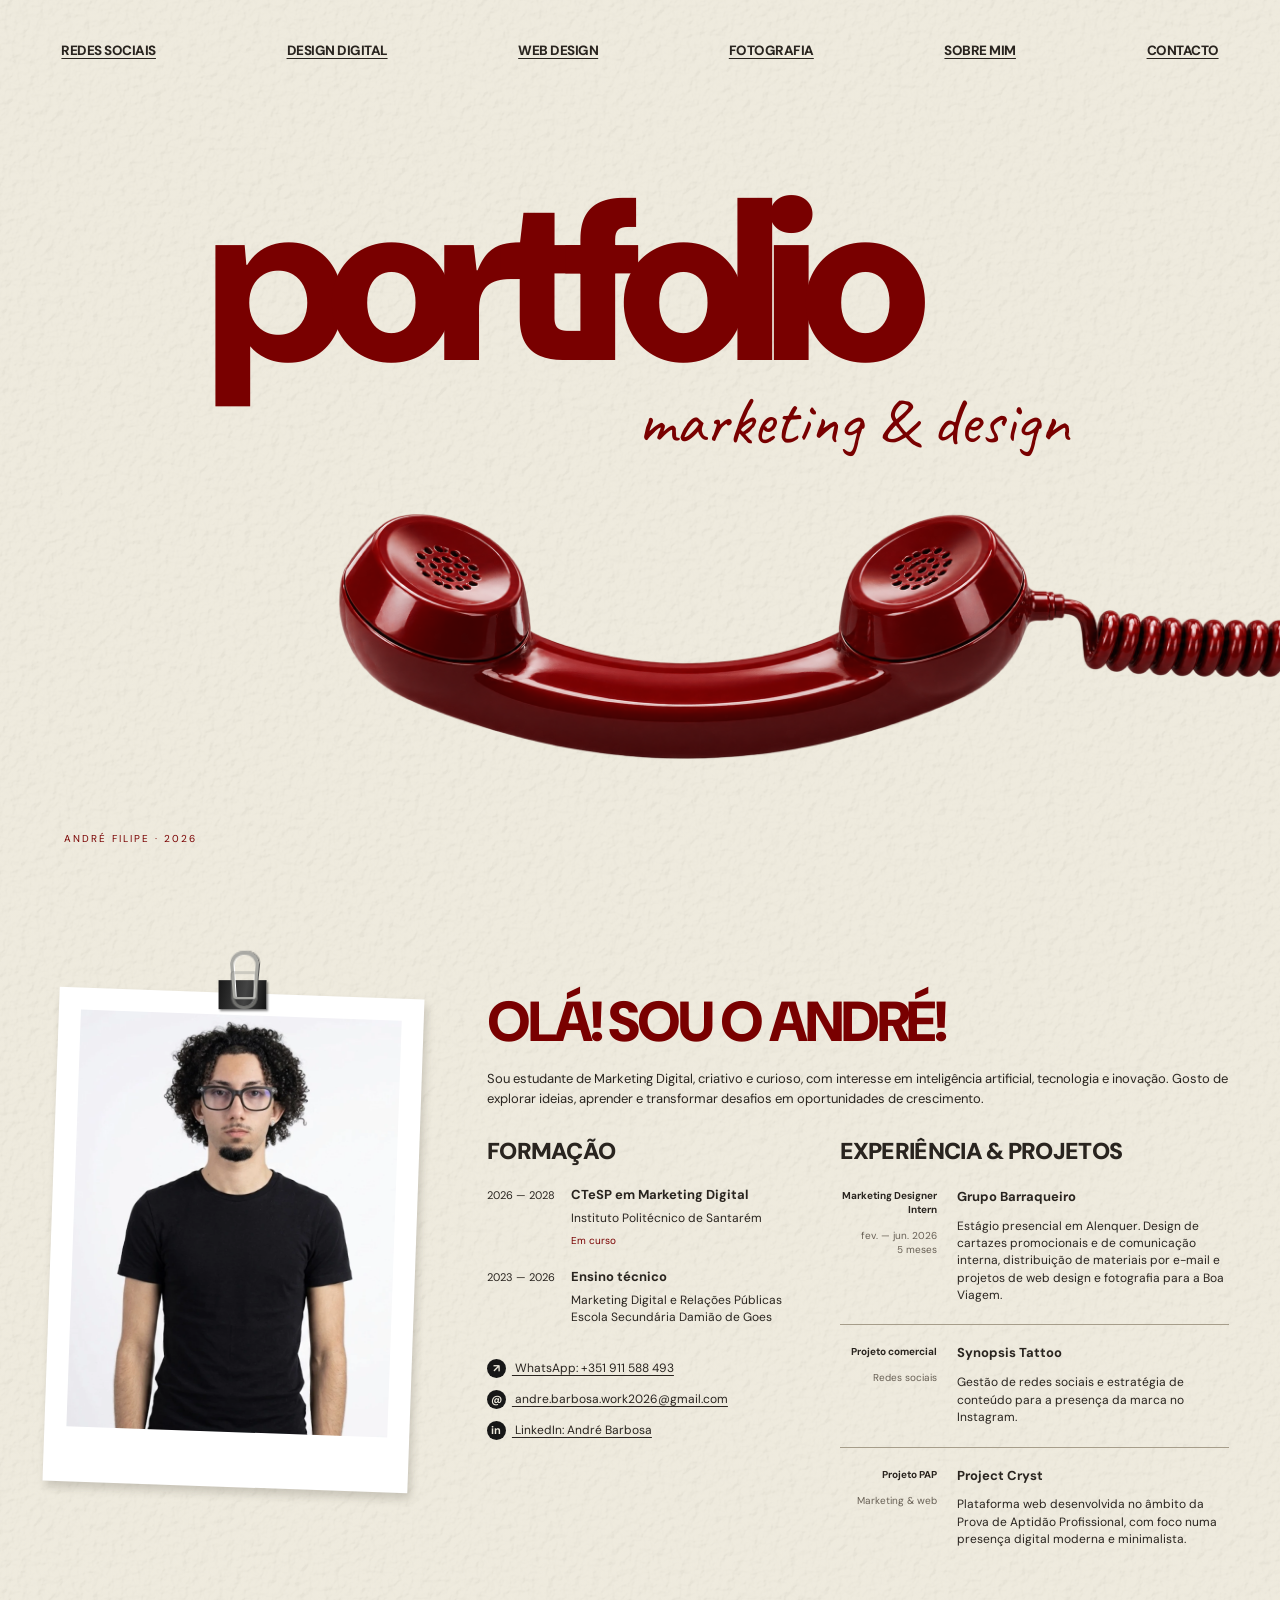
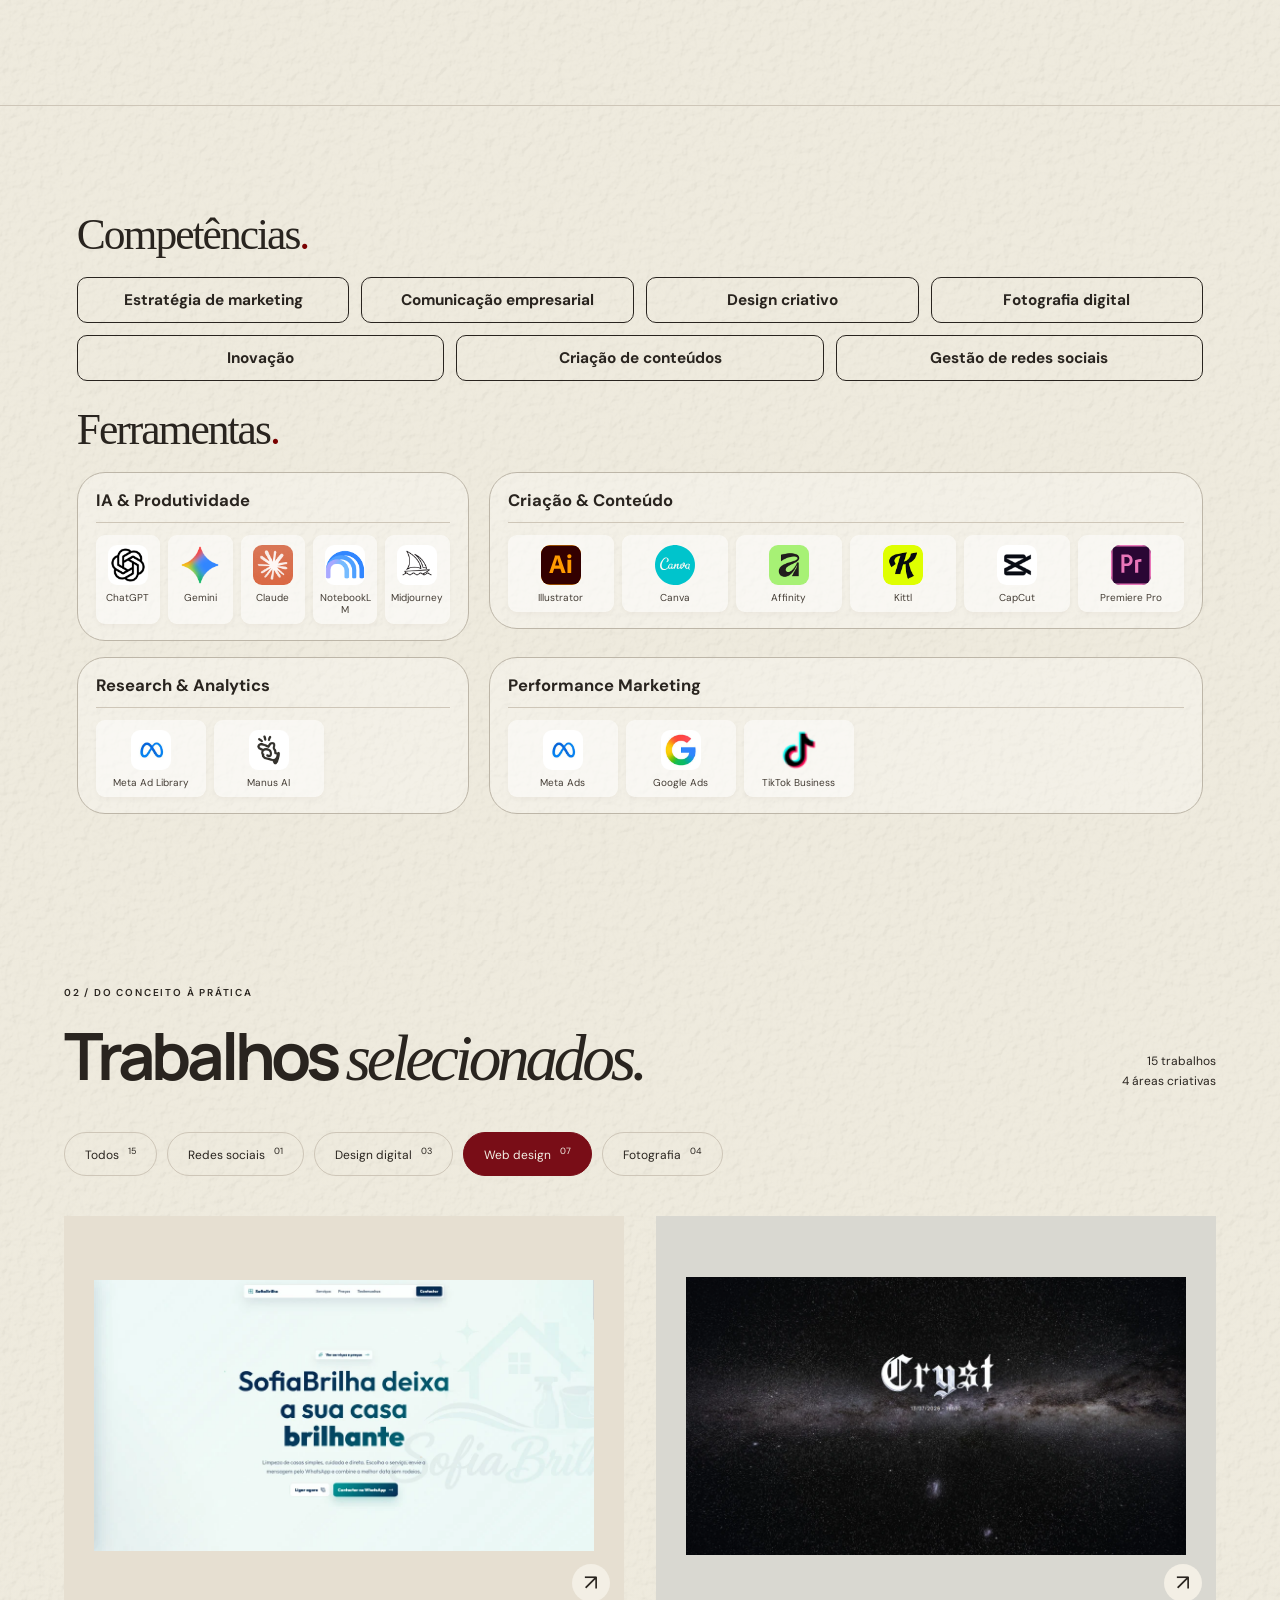
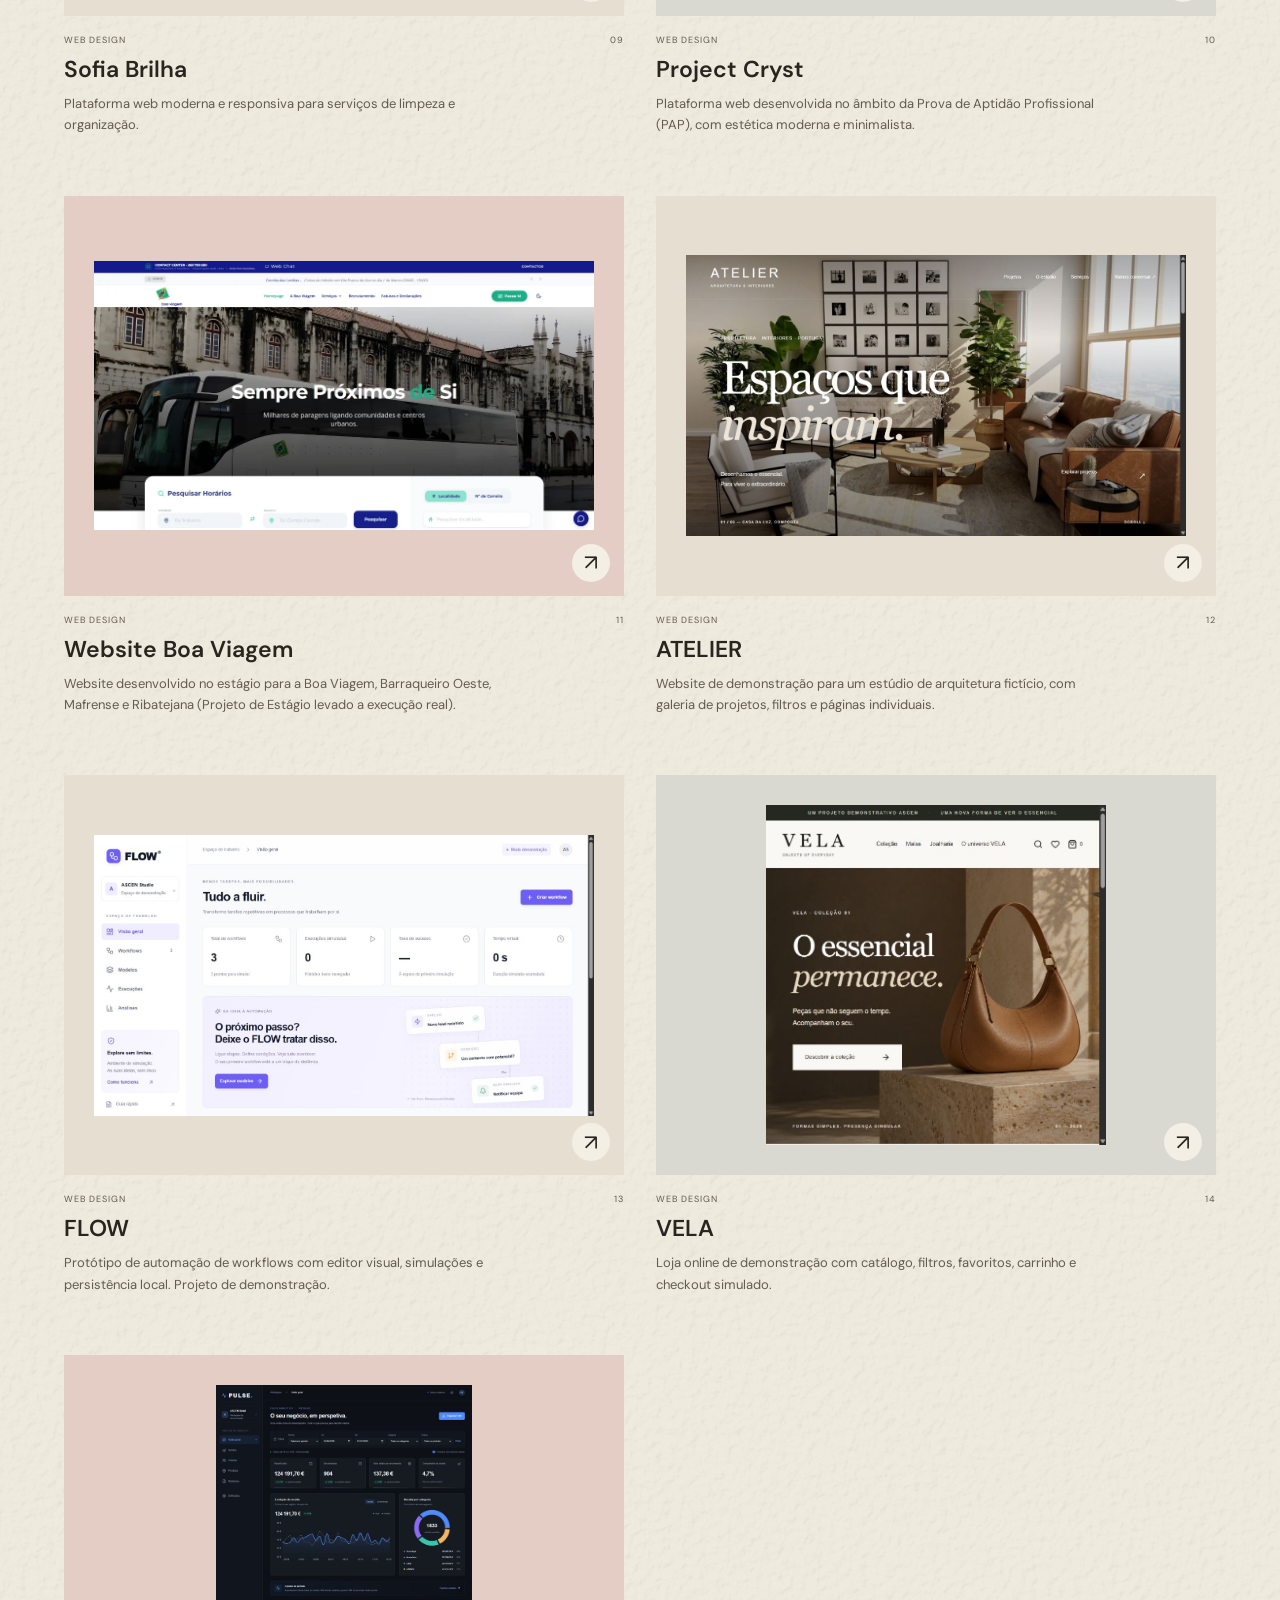
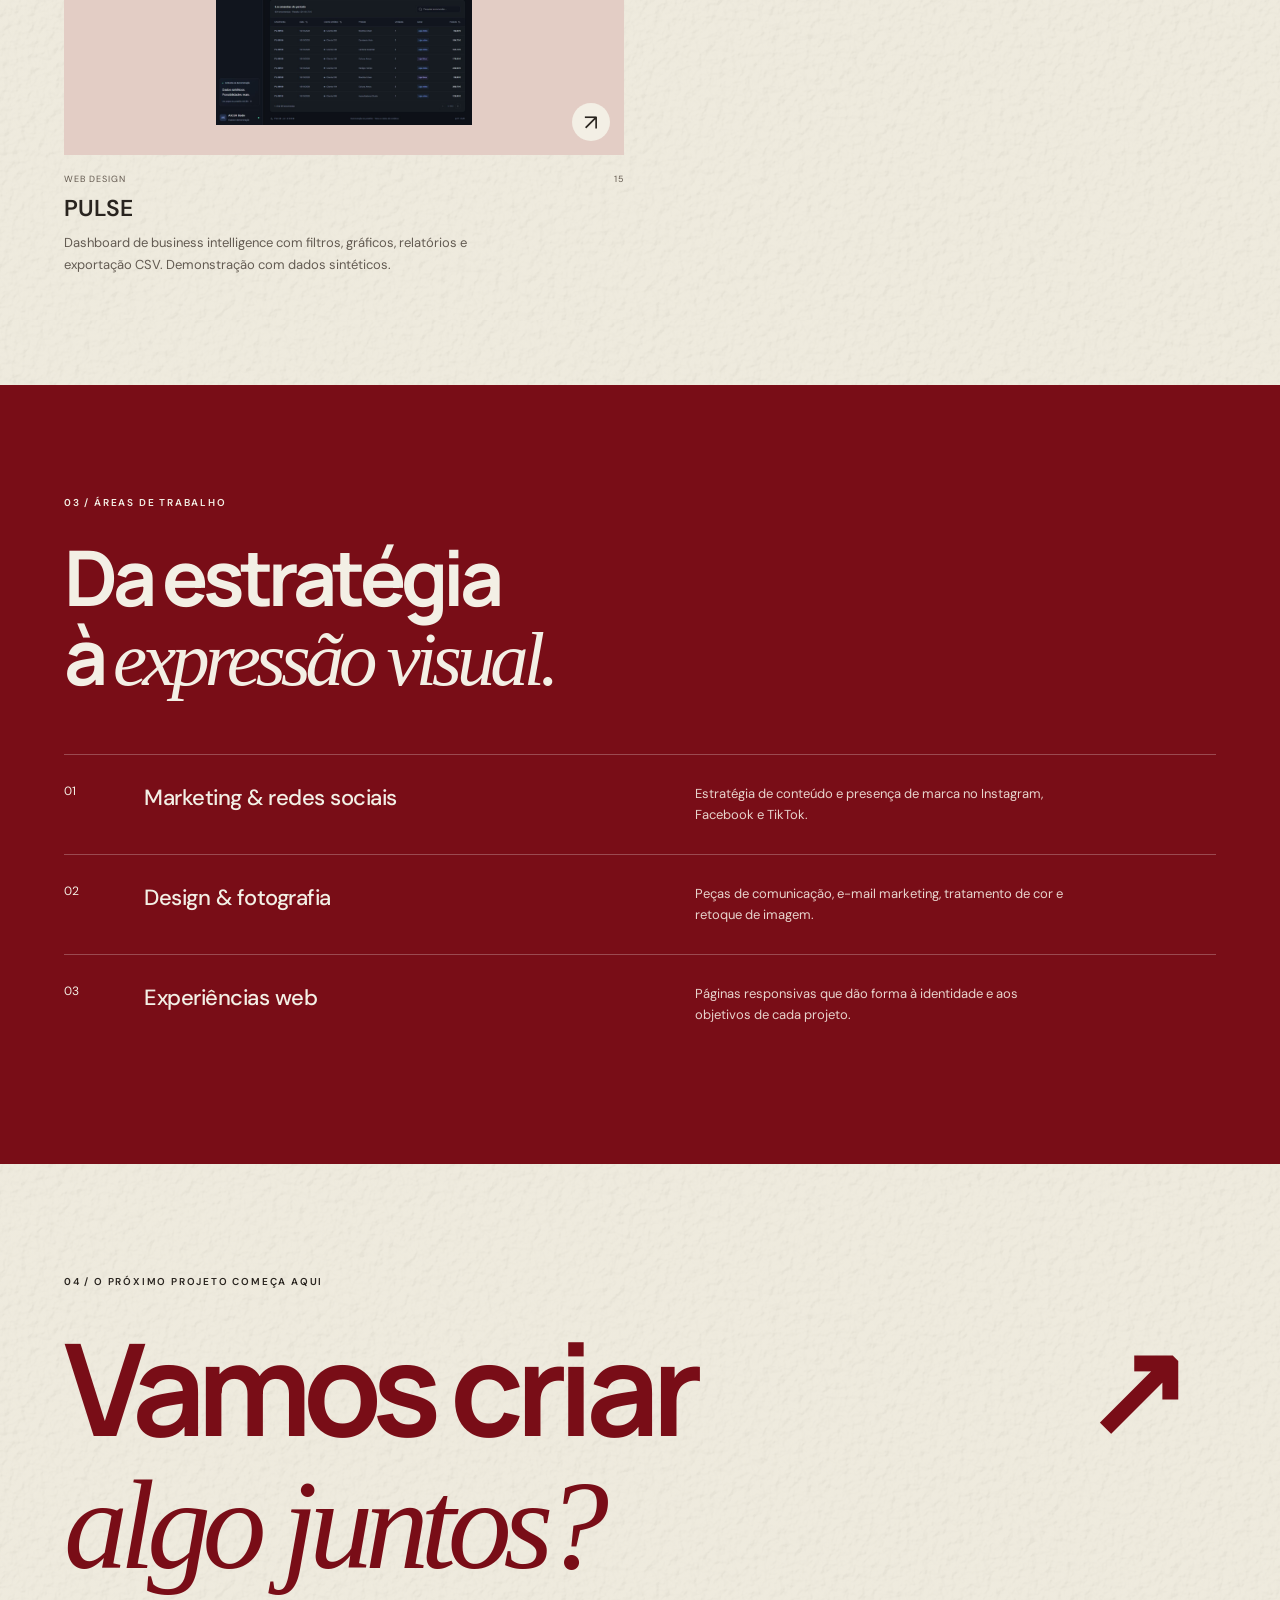
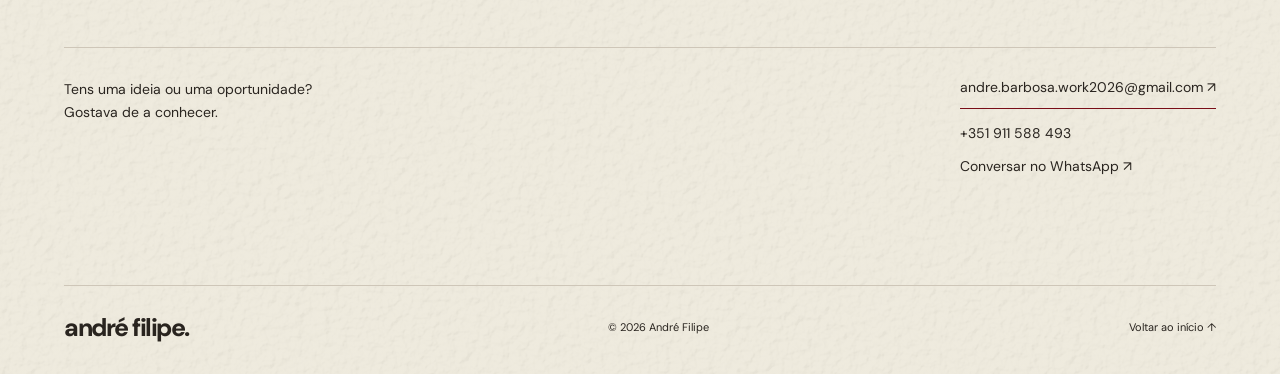
<file: web-design.html>
<!doctype html><html lang="pt-PT"><head><meta charset="utf-8"><meta name="viewport" content="width=device-width,initial-scale=1"><title>André Filipe — Marketing, Design & Conteúdo</title><meta name="description" content="Portefólio de André Filipe. Projetos de marketing digital, redes sociais, design, fotografia e web design."><meta property="og:title" content="André Filipe — Portefólio"><meta property="og:description" content="Estratégia, conteúdo e design. Conhece os meus projetos."><meta property="og:type" content="website"><link rel="icon" href="favicon.png"><link rel="stylesheet" href="style.css"><link rel="stylesheet" href="cover.css"><link rel="stylesheet" href="resume.css"></head><body data-initial-filter="web"><a class="skip" href="#main">Saltar para o conteúdo</a><header class="cover-nav"><nav aria-label="Navegação principal"><a href="redes-sociais.html#projects">Redes sociais</a><a href="design-grafico.html#projects">Design digital</a><a href="web-design.html#projects">Web design</a><a href="edicao-fotos.html#projects">Fotografia</a><a href="#about">Sobre mim</a><a href="#contact">Contacto</a></nav></header><main id="main"><section class="cover" aria-label="Portefólio de André Filipe"><div class="cover-title"><h1>portfolio</h1><p>marketing & design</p></div><a class="cover-phone" href="#contact" aria-label="Vamos falar sobre o teu próximo projeto"><img src="images/red-telephone.png" alt="Telefone vintage vermelho" width="2172" height="724" fetchpriority="high"></a><span class="cover-signature">André Filipe · 2026</span></section><section id="about" class="resume section"><aside class="resume-left"><div class="resume-photo"><span class="paper-clip" aria-hidden="true"></span><img src="images/portrait.webp" alt="André Filipe" width="700" height="800"></div></aside><div class="resume-content"><h2>Olá! Sou o André!</h2><p class="resume-intro">Sou estudante de Marketing Digital, criativo e curioso, com interesse em inteligência artificial, tecnologia e inovação. Gosto de explorar ideias, aprender e transformar desafios em oportunidades de crescimento.</p><div class="resume-columns"><div class="resume-details"><section><h3>Formação</h3><div class="education-item"><span>2026 — 2028</span><div><h4>CTeSP em Marketing Digital</h4><p>Instituto Politécnico de Santarém</p><small>Em curso</small></div></div><div class="education-item"><span>2023 — 2026</span><div><h4>Ensino técnico</h4><p>Marketing Digital e Relações Públicas<br>Escola Secundária Damião de Goes</p></div></div></section><div class="resume-contacts"><a href="https://wa.me/351911588493" target="_blank" rel="noopener noreferrer"><b aria-hidden="true">↗</b> WhatsApp: +351 911 588 493</a><a href="mailto:andre.barbosa.work2026@gmail.com"><b aria-hidden="true">@</b> andre.barbosa.work2026@gmail.com</a><a href="https://www.linkedin.com/in/andr%C3%A9-barbosa-945175391" target="_blank" rel="noopener noreferrer"><b aria-hidden="true">in</b> LinkedIn: André Barbosa</a></div></div><section class="resume-experience"><h3>Experiência & projetos</h3><article><div><strong>Marketing Designer Intern</strong><span>fev. — jun. 2026<br>5 meses</span></div><div><h4>Grupo Barraqueiro</h4><p>Estágio presencial em Alenquer. Design de cartazes promocionais e de comunicação interna, distribuição de materiais por e-mail e projetos de web design e fotografia para a Boa Viagem.</p></div></article><article><div><strong>Projeto comercial</strong><span>Redes sociais</span></div><div><h4>Synopsis Tattoo</h4><p>Gestão de redes sociais e estratégia de conteúdo para a presença da marca no Instagram.</p></div></article><article><div><strong>Projeto PAP</strong><span>Marketing & web</span></div><div><h4>Project Cryst</h4><p>Plataforma web desenvolvida no âmbito da Prova de Aptidão Profissional, com foco numa presença digital moderna e minimalista.</p></div></article></section></div></div></section><section id="skills" class="skills-page section" aria-labelledby="skills-title"><div class="skills-main"><h2 id="skills-title">Competências<span>.</span></h2><div class="skill-pills"><span>Estratégia de marketing</span><span>Comunicação empresarial</span><span>Design criativo</span><span>Fotografia digital</span><span>Inovação</span><span>Criação de conteúdos</span><span>Gestão de redes sociais</span></div><h2 class="stack-title">Ferramentas<span>.</span></h2><div class="stack-groups"><div class="stack-panel"><h3>IA & Produtividade</h3><div class="tool-icons tool-logos"><figure title="ChatGPT"><img src="images/tool-chatgpt.png" alt="ChatGPT" width="48" height="48"><figcaption>ChatGPT</figcaption></figure><figure title="Gemini"><img src="images/tool-gemini.png" alt="Gemini" width="48" height="48"><figcaption>Gemini</figcaption></figure><figure title="Claude"><img src="images/tool-claude.png" alt="Claude" width="48" height="48"><figcaption>Claude</figcaption></figure><figure title="NotebookLM"><img src="images/tool-notebooklm.png" alt="NotebookLM" width="48" height="48"><figcaption>NotebookLM</figcaption></figure><figure title="Midjourney"><img src="images/tool-midjourney.png" alt="Midjourney" width="48" height="48"><figcaption>Midjourney</figcaption></figure></div></div><div class="stack-panel"><h3>Criação & Conteúdo</h3><div class="tool-icons tool-logos"><figure title="Illustrator"><img src="images/tool-illustrator.svg" alt="Illustrator" width="48" height="48"><figcaption>Illustrator</figcaption></figure><figure title="Canva"><img src="images/tool-canva.svg" alt="Canva" width="48" height="48"><figcaption>Canva</figcaption></figure><figure title="Affinity"><img src="images/tool-affinity.png" alt="Affinity" width="48" height="48"><figcaption>Affinity</figcaption></figure><figure title="Kittl"><img src="images/tool-kittl.png" alt="Kittl" width="48" height="48"><figcaption>Kittl</figcaption></figure><figure title="CapCut"><img src="images/tool-capcut.png" alt="CapCut" width="48" height="48"><figcaption>CapCut</figcaption></figure><figure title="Premiere Pro"><img src="images/tool-premiere.svg" alt="Premiere Pro" width="48" height="48"><figcaption>Premiere Pro</figcaption></figure></div></div><div class="stack-panel"><h3>Research & Analytics</h3><div class="tool-icons tool-logos"><figure title="Meta Ad Library"><img src="images/tool-meta.png" alt="Meta Ad Library" width="48" height="48"><figcaption>Meta Ad Library</figcaption></figure><figure title="Manus AI"><img src="images/tool-manus.png" alt="Manus AI" width="48" height="48"><figcaption>Manus AI</figcaption></figure></div></div><div class="stack-panel"><h3>Performance Marketing</h3><div class="tool-icons tool-logos"><figure title="Meta Ads"><img src="images/tool-meta.png" alt="Meta Ads" width="48" height="48"><figcaption>Meta Ads</figcaption></figure><figure title="Google Ads"><img src="images/tool-googleads.png" alt="Google Ads" width="48" height="48"><figcaption>Google Ads</figcaption></figure><figure title="TikTok Business"><img src="images/tool-tiktok.png" alt="TikTok Business" width="48" height="48"><figcaption>TikTok Business</figcaption></figure></div></div></div></div></section><section id="projects" class="section works"><div class="section-heading"><div><p class="eyebrow">02 / Do conceito à prática</p><h2>Trabalhos <em>selecionados.</em></h2></div><span class="work-count">15 trabalhos<br>4 áreas criativas</span></div><div class="filters" role="group" aria-label="Filtrar projetos"><button data-filter="all" aria-pressed="true">Todos <sup>15</sup></button><button data-filter="social" aria-pressed="false">Redes sociais <sup>01</sup></button><button data-filter="design" aria-pressed="false">Design digital <sup>03</sup></button><button data-filter="web" aria-pressed="false">Web design <sup>07</sup></button><button data-filter="photo" aria-pressed="false">Fotografia <sup>04</sup></button></div><p class="sr-only" id="filter-status" role="status"></p><div class="project-grid"><article class="project" data-category="social"><button class="project-visual" data-project="0" aria-label="Ver projeto Synopsis Tattoo - Instagram"><img src="images/preview-synopsis_tattoo_cover.webp" alt="Synopsis Tattoo - Instagram" loading="lazy" width="800" height="650"><span class="open-arrow" aria-hidden="true">↗</span></button><div class="project-meta"><span>Redes sociais</span><span>01</span></div><h3><button data-project="0">Synopsis Tattoo - Instagram</button></h3><p>Gestão de redes sociais e estratégia de conteúdo (Projeto Comercial).</p></article><article class="project" data-category="design"><button class="project-visual" data-project="1" aria-label="Ver projeto Flyer Boa Viagem"><img src="images/preview-Pneus-Danificados.webp" alt="Flyer Boa Viagem" loading="lazy" width="800" height="650"><span class="open-arrow" aria-hidden="true">↗</span></button><div class="project-meta"><span>Design digital</span><span>02</span></div><h3><button data-project="1">Flyer Boa Viagem</button></h3><p>Flyer semanal de segurança enviado aos motoristas (Estágio na Boa Viagem).</p></article><article class="project" data-category="design"><button class="project-visual" data-project="2" aria-label="Ver projeto Post LinkedIn"><img src="images/preview-linkedin_post_cover.webp" alt="Post LinkedIn" loading="lazy" width="800" height="650"><span class="open-arrow" aria-hidden="true">↗</span></button><div class="project-meta"><span>Design digital</span><span>03</span></div><h3><button data-project="2">Post LinkedIn</button></h3><p>Design de post promocional desenvolvido para agência de marketing (LinkedIn).</p></article><article class="project" data-category="design"><button class="project-visual" data-project="3" aria-label="Ver projeto Post Instagram"><img src="images/preview-instagram_post_design_cover.webp" alt="Post Instagram" loading="lazy" width="800" height="650"><span class="open-arrow" aria-hidden="true">↗</span></button><div class="project-meta"><span>Design digital</span><span>04</span></div><h3><button data-project="3">Post Instagram</button></h3><p>Design de peça gráfica e conteúdo criativo para agência de marketing (Instagram).</p></article><article class="project" data-category="photo"><button class="project-visual" data-project="4" aria-label="Ver projeto Autocarro 1"><img src="images/preview-22222.webp" alt="Autocarro 1" loading="lazy" width="800" height="650"><span class="open-arrow" aria-hidden="true">↗</span></button><div class="project-meta"><span>Fotografia & edição</span><span>05</span></div><h3><button data-project="4">Autocarro 1</button></h3><p>Fotografia própria, tratamento de cor e remoção do motorista (Estágio na Boa Viagem).</p></article><article class="project" data-category="photo"><button class="project-visual" data-project="5" aria-label="Ver projeto Autocarro 2"><img src="images/preview-bus-4.webp" alt="Autocarro 2" loading="lazy" width="800" height="650"><span class="open-arrow" aria-hidden="true">↗</span></button><div class="project-meta"><span>Fotografia & edição</span><span>06</span></div><h3><button data-project="5">Autocarro 2</button></h3><p>Fotografia própria, tratamento de cor e remoção do motorista (Estágio na Boa Viagem).</p></article><article class="project" data-category="photo"><button class="project-visual" data-project="6" aria-label="Ver projeto Autocarro 3"><img src="images/preview-Bus-5.webp" alt="Autocarro 3" loading="lazy" width="800" height="650"><span class="open-arrow" aria-hidden="true">↗</span></button><div class="project-meta"><span>Fotografia & edição</span><span>07</span></div><h3><button data-project="6">Autocarro 3</button></h3><p>Fotografia própria, tratamento de cor e remoção do motorista (Estágio na Boa Viagem).</p></article><article class="project" data-category="photo"><button class="project-visual" data-project="7" aria-label="Ver projeto Autocarro 4"><img src="images/preview-bus-6.webp" alt="Autocarro 4" loading="lazy" width="800" height="650"><span class="open-arrow" aria-hidden="true">↗</span></button><div class="project-meta"><span>Fotografia & edição</span><span>08</span></div><h3><button data-project="7">Autocarro 4</button></h3><p>Fotografia própria, tratamento de cor e remoção do motorista (Estágio na Boa Viagem).</p></article><article class="project" data-category="web"><button class="project-visual" data-project="8" aria-label="Ver projeto Sofia Brilha"><img src="images/preview-sofia_brilha_cover.webp" alt="Sofia Brilha" loading="lazy" width="800" height="650"><span class="open-arrow" aria-hidden="true">↗</span></button><div class="project-meta"><span>Web design</span><span>09</span></div><h3><button data-project="8">Sofia Brilha</button></h3><p>Plataforma web moderna e responsiva para serviços de limpeza e organização.</p></article><article class="project" data-category="web"><button class="project-visual" data-project="9" aria-label="Ver projeto Project Cryst"><img src="images/preview-project_cryst_cover.webp" alt="Project Cryst" loading="lazy" width="800" height="650"><span class="open-arrow" aria-hidden="true">↗</span></button><div class="project-meta"><span>Web design</span><span>10</span></div><h3><button data-project="9">Project Cryst</button></h3><p>Plataforma web desenvolvida no âmbito da Prova de Aptidão Profissional (PAP), com estética moderna e minimalista.</p></article><article class="project" data-category="web"><button class="project-visual" data-project="10" aria-label="Ver projeto Website Boa Viagem"><img src="images/preview-boa_viagem_web_cover.webp" alt="Website Boa Viagem" loading="lazy" width="800" height="650"><span class="open-arrow" aria-hidden="true">↗</span></button><div class="project-meta"><span>Web design</span><span>11</span></div><h3><button data-project="10">Website Boa Viagem</button></h3><p>Website desenvolvido no estágio para a Boa Viagem, Barraqueiro Oeste, Mafrense e Ribatejana (Projeto de Estágio levado a execução real).</p></article><article class="project" data-category="web"><button class="project-visual" data-project="11" aria-label="Ver projeto ATELIER"><img src="images/ascen-atelier.png" alt="ATELIER" loading="lazy" width="800" height="650"><span class="open-arrow" aria-hidden="true">↗</span></button><div class="project-meta"><span>Web design</span><span>12</span></div><h3><button data-project="11">ATELIER</button></h3><p>Website de demonstração para um estúdio de arquitetura fictício, com galeria de projetos, filtros e páginas individuais.</p></article><article class="project" data-category="web"><button class="project-visual" data-project="12" aria-label="Ver projeto FLOW"><img src="images/ascen-flow.png" alt="FLOW" loading="lazy" width="800" height="650"><span class="open-arrow" aria-hidden="true">↗</span></button><div class="project-meta"><span>Web design</span><span>13</span></div><h3><button data-project="12">FLOW</button></h3><p>Protótipo de automação de workflows com editor visual, simulações e persistência local. Projeto de demonstração.</p></article><article class="project" data-category="web"><button class="project-visual" data-project="13" aria-label="Ver projeto VELA"><img src="images/ascen-vela.png" alt="VELA" loading="lazy" width="800" height="650"><span class="open-arrow" aria-hidden="true">↗</span></button><div class="project-meta"><span>Web design</span><span>14</span></div><h3><button data-project="13">VELA</button></h3><p>Loja online de demonstração com catálogo, filtros, favoritos, carrinho e checkout simulado.</p></article><article class="project" data-category="web"><button class="project-visual" data-project="14" aria-label="Ver projeto PULSE"><img src="images/ascen-pulse.png" alt="PULSE" loading="lazy" width="800" height="650"><span class="open-arrow" aria-hidden="true">↗</span></button><div class="project-meta"><span>Web design</span><span>15</span></div><h3><button data-project="14">PULSE</button></h3><p>Dashboard de business intelligence com filtros, gráficos, relatórios e exportação CSV. Demonstração com dados sintéticos.</p></article></div></section><section class="expertise section"><p class="eyebrow">03 / Áreas de trabalho</p><h2>Da estratégia<br>à <em>expressão visual.</em></h2><div class="service"><span>01</span><h3>Marketing & redes sociais</h3><p>Estratégia de conteúdo e presença de marca no Instagram, Facebook e TikTok.</p></div><div class="service"><span>02</span><h3>Design & fotografia</h3><p>Peças de comunicação, e-mail marketing, tratamento de cor e retoque de imagem.</p></div><div class="service"><span>03</span><h3>Experiências web</h3><p>Páginas responsivas que dão forma à identidade e aos objetivos de cada projeto.</p></div></section><section id="contact" class="contact section"><p class="eyebrow">04 / O próximo projeto começa aqui</p><h2>Vamos criar<br><em>algo juntos?</em><span aria-hidden="true">↗</span></h2><div class="contact-bottom"><p>Tens uma ideia ou uma oportunidade?<br>Gostava de a conhecer.</p><div><a href="mailto:andre.barbosa.work2026@gmail.com">andre.barbosa.work2026@gmail.com ↗</a><a href="tel:+351911588493">+351 911 588 493</a><a href="https://wa.me/351911588493" target="_blank" rel="noopener noreferrer">Conversar no WhatsApp ↗</a></div></div></section></main><footer><a class="wordmark" href="#main">andré filipe.</a><span>© 2026 André Filipe</span><a href="#main">Voltar ao início ↑</a></footer><dialog id="project-dialog" aria-labelledby="dialog-title"><button class="close-dialog" aria-label="Fechar projeto">✕</button><div class="dialog-layout"><div class="dialog-image"><img id="dialog-image" alt=""></div><div class="dialog-info"><p class="eyebrow" id="dialog-category"></p><h2 id="dialog-title"></h2><p id="dialog-description"></p><a id="dialog-visit" class="text-link" target="_blank" rel="noopener noreferrer">Visitar projeto ↗</a><a id="dialog-download" class="text-link" download>Descarregar imagem ↓</a></div></div></dialog><script src="projects.js"></script><script src="script.js"></script></body></html>
</file>
<file: style.css>
@import url('https://fonts.googleapis.com/css2?family=DM+Sans:wght@400;500;600;700&family=Manrope:wght@400;500;600;700;800&display=swap');
:root{--paper:#f3efe5;--ink:#29241f;--red:#790d17;--line:#cec6b8}*{box-sizing:border-box}html{scroll-behavior:smooth;scroll-padding-top:85px}body{margin:0;background:var(--paper);color:var(--ink);font-family:'DM Sans',Arial,sans-serif}button,a{-webkit-tap-highlight-color:transparent}a{color:inherit;text-decoration:none}button{font:inherit;color:inherit;cursor:pointer}button:focus-visible,a:focus-visible{outline:3px solid #c45126;outline-offset:5px}img{display:block;width:100%;height:auto}button{border:0}h1,h2,h3,p{margin:0}h1,h2{font-family:Manrope,Arial,sans-serif;letter-spacing:-.065em;line-height:1.03}em{font-family:Georgia,serif;font-weight:400}p{line-height:1.65}.nav{height:92px;margin:0 5%;display:flex;align-items:center;justify-content:space-between;border-bottom:1px solid var(--line)}.wordmark{font-weight:800;font-size:25px;letter-spacing:-1.5px}.wordmark span{font-size:12px;vertical-align:top;margin-left:4px}.nav nav{display:flex;gap:38px;font-size:13px}.nav nav a:last-child{color:var(--red);font-weight:700}.hero{padding:32px 5% 0;overflow:hidden}.eyebrow{text-transform:uppercase;font-size:10px;font-weight:600;letter-spacing:1.8px}.hero>.eyebrow{display:flex;justify-content:space-between}.hero h1{position:relative;color:var(--red);font-size:clamp(85px,12.9vw,200px);font-weight:800;margin:45px 0 28px}.hero h1 em{margin-left:23%;font-size:1.05em;letter-spacing:-.075em}.hero-star{position:absolute;right:7%;top:0;font-size:.8em;font-weight:400}.hero-bottom{display:flex;align-items:center;justify-content:space-between;padding-bottom:44px}.hero-bottom p{font-size:14px}.handwritten{font:italic 27px Georgia,serif;color:var(--red);transform:rotate(-7deg)}.circle-link{display:grid;place-items:center;width:66px;height:66px;border:1px solid var(--red);border-radius:50%;color:var(--red);font-size:28px;transition:.2s}.circle-link:hover{background:var(--red);color:var(--paper)}.hero-strip{border-top:1px solid var(--red);border-bottom:1px solid var(--red);display:flex;justify-content:space-between;align-items:center;padding:21px 0;color:var(--red);font-size:14px}.hero-strip b{font-size:23px}.section{padding:110px 5%}.about{display:grid;grid-template-columns: .8fr 1.2fr;gap:11%;align-items:center}.portrait{background:#fff;padding:16px 16px 28px;transform:rotate(-4deg);box-shadow:0 10px 20px #33200d13;max-width:400px;margin-left:20px}.portrait img{aspect-ratio:4/4.7;object-fit:cover;filter:grayscale(1)}.portrait span{display:block;text-align:center;font:italic 25px Georgia,serif;color:var(--red);padding-top:22px}.about h2{font-size:clamp(36px,4.1vw,64px);margin:25px 0}.about-copy>p:not(.eyebrow){font-size:15px;max-width:520px;margin-bottom:15px}.skills{display:flex;gap:8px;flex-wrap:wrap;margin:26px 0}.skills span{font-size:11px;border:1px solid var(--line);padding:9px 12px}.text-link{display:inline-flex;justify-content:space-between;gap:20px;border-bottom:1px solid currentColor;padding:12px 0;font-size:14px;color:var(--red)}.section-heading{display:flex;justify-content:space-between;align-items:end}.works{padding-top:60px}.section-heading h2{font-size:clamp(38px,5.1vw,76px);margin-top:20px}.work-count{font-size:12px;line-height:1.7;text-align:right}.filters{display:flex;gap:10px;flex-wrap:wrap;margin:40px 0}.filters button{padding:12px 20px;background:transparent;border:1px solid var(--line);border-radius:40px;font-size:12px}.filters button[aria-pressed=true],.filters button:hover{background:var(--red);border-color:var(--red);color:var(--paper)}sup{font-size:9px;margin-left:6px}.project-grid{display:grid;grid-template-columns:1fr 1fr;gap:60px 32px}.project[hidden]{display:none}.project-visual{width:100%;padding:30px;background:#e6dfd1;position:relative;overflow:hidden;display:block}.project:nth-child(4n+2) .project-visual{background:#d9d8d1}.project:nth-child(4n+3) .project-visual{background:#e3cdc5}.project-visual img{height:340px;object-fit:contain;transition:transform .4s}.project-visual:hover img{transform:scale(1.035)}.open-arrow{position:absolute;bottom:14px;right:14px;display:grid;place-items:center;background:var(--paper);border-radius:50%;width:38px;height:38px;font-size:22px}.project-meta{display:flex;justify-content:space-between;margin:18px 0 8px;text-transform:uppercase;letter-spacing:1px;font-size:9px;color:#62584e}.project h3{font-size:23px;letter-spacing:-.8px}.project h3 button{padding:0;background:none;text-align:left;font-weight:600}.project>p{font-size:13px;margin-top:9px;max-width:460px;color:#635b52}.expertise{background:var(--red);color:var(--paper)}.expertise h2{font-size:clamp(48px,6vw,90px);margin:25px 0 55px}.service{display:grid;grid-template-columns:50px 1fr 1fr;gap:30px;padding:28px 0;border-top:1px solid #ffffff40;align-items:start}.service>span{font-size:12px}.service h3{font-size:22px;font-weight:500;letter-spacing:-.5px}.service p{font-size:13px;max-width:380px;color:#e7d3cc}.contact h2{font-size:clamp(65px,10vw,150px);color:var(--red);margin:32px 0 55px;position:relative}.contact h2>span{position:absolute;right:3%;top:0}.contact-bottom{display:flex;justify-content:space-between;border-top:1px solid var(--line);padding-top:30px;gap:30px;font-size:14px}.contact-bottom>div{display:flex;flex-direction:column;gap:15px}.contact-bottom a:first-child{border-bottom:1px solid var(--red);padding-bottom:12px;overflow-wrap:anywhere}footer{margin:0 5%;padding:25px 0 30px;border-top:1px solid var(--line);display:flex;align-items:center;justify-content:space-between;font-size:11px}dialog{border:0;background:var(--paper);color:var(--ink);max-width:1100px;width:92%;padding:55px 30px 30px;max-height:90vh}dialog::backdrop{background:#17100be0}.dialog-layout{display:grid;grid-template-columns:1.4fr 1fr;gap:30px;align-items:center}.dialog-image{max-height:70vh;overflow:auto;background:#e3dfd5}.dialog-image img{object-fit:contain;max-height:70vh}.dialog-info h2{font-size:40px;margin:20px 0}.dialog-info>p:not(.eyebrow){font-size:14px}.dialog-info a{display:flex;margin-top:16px}.dialog-info a[hidden]{display:none}.close-dialog{position:absolute;right:16px;top:10px;background:none;font-size:26px;padding:5px 10px}.sr-only,.skip:not(:focus){position:absolute;width:1px;height:1px;overflow:hidden;clip-path:inset(50%)}.skip:focus{position:fixed;top:10px;left:10px;padding:15px;background:white;z-index:10}body.modal-open{overflow:hidden}
@media(min-width:1600px){body{max-width:1800px;margin:auto}}
@media(max-width:700px){.nav{height:76px}.wordmark{font-size:21px}.nav nav{gap:15px;font-size:11px}.hero{padding-top:24px}.hero>.eyebrow{font-size:8px;letter-spacing:1px;gap:20px}.hero h1{font-size:19vw;margin:40px 0 30px}.hero h1 em{margin-left:10%}.hero-star{font-size:.6em;right:0;top:8px}.hero-bottom{gap:12px}.hero-bottom p{font-size:12px}.handwritten{display:none}.circle-link{width:52px;height:52px;flex-shrink:0}.hero-strip{font-size:9px;gap:9px}.hero-strip b{font-size:14px}.section{padding:65px 6%}.about{grid-template-columns:1fr;gap:50px}.portrait{max-width:300px;margin:0 auto;width:80%}.about h2{font-size:40px}.section-heading{display:block}.work-count{display:none}.section-heading h2{font-size:44px}.filters{gap:7px;margin:28px 0}.filters button{font-size:10px;padding:10px 12px}.project-grid{grid-template-columns:1fr;gap:35px}.project-visual{padding:20px}.project-visual img{height:300px}.service{grid-template-columns:25px 1fr;gap:14px}.service p{grid-column:2}.service h3{font-size:21px}.contact h2{font-size:16vw}.contact h2>span{font-size:50px;right:0}.contact-bottom{flex-direction:column}.contact-bottom a{font-size:12px}footer{flex-wrap:wrap;gap:20px}footer .wordmark{width:100%}.dialog-layout{grid-template-columns:1fr}.dialog-image img{max-height:45vh}.dialog-info h2{font-size:30px}dialog{padding:50px 20px 25px}.dialog-info{padding-bottom:15px}}
@media(prefers-reduced-motion:reduce){html{scroll-behavior:auto}*{transition:none!important}}
</file>
<file: cover.css>
@import url('https://fonts.googleapis.com/css2?family=DM+Sans:wght@900;1000&family=Caveat:wght@600&display=swap');
body{background-color:#eeeadd;background-image:linear-gradient(#eeeaddd9,#eeeaddd9),url("data:image/svg+xml,%3Csvg viewBox='0 0 220 220' xmlns='http://www.w3.org/2000/svg'%3E%3Cfilter id='n'%3E%3CfeTurbulence type='fractalNoise' baseFrequency='.65' numOctaves='3' stitchTiles='stitch'/%3E%3CfeDiffuseLighting lighting-color='%23fff' surfaceScale='1.3'%3E%3CfeDistantLight azimuth='45' elevation='55'/%3E%3C/feDiffuseLighting%3E%3C/filter%3E%3Crect width='100%25' height='100%25' opacity='.21' filter='url(%23n)'/%3E%3C/svg%3E")}
.cover-nav{padding:42px 4.8% 0}.cover-nav nav{display:flex;justify-content:space-between;gap:20px}.cover-nav a{text-transform:uppercase;text-decoration:underline;text-underline-offset:3px;font-size:clamp(10px,1.05vw,17px);font-weight:800;letter-spacing:-.5px}.cover{position:relative;min-height:calc(100svh - 64px);overflow:hidden;padding-top:clamp(75px,10vw,165px);padding-bottom:30px}.cover-title{width:67%;margin:0 auto;position:relative;z-index:1;color:#790000}.cover h1{font-family:'DM Sans',Arial,sans-serif;font-size:clamp(100px,18.1vw,290px);font-weight:1000;letter-spacing:-.095em;line-height:.82;transform:translateX(-.025em);margin:0}.cover-title p{font-family:'Caveat','Brush Script MT',cursive;font-size:clamp(28px,5.2vw,84px);line-height:1.05;text-align:right;margin-top:10px;white-space:nowrap}.cover-phone{display:block;width:82%;margin:10px 0 0 25%;transition:transform .3s}.cover-phone:hover{transform:rotate(-2deg)}.cover-phone img{width:100%;height:auto}.cover-signature{display:block;text-transform:uppercase;letter-spacing:2px;font-size:10px;color:#790000;margin:15px 5% 0}.about{border-top:1px solid #cec6b8}
@media(max-width:700px){.cover-nav{padding:26px 6% 0}.cover-nav nav{display:grid;grid-template-columns:repeat(3,1fr);gap:18px 10px;text-align:center}.cover-nav a{font-size:10px}.cover{min-height:620px;min-height:calc(90svh - 80px);padding-top:105px;padding-bottom:40px}.cover-title{width:87%}.cover h1{font-size:23.2vw}.cover-title p{font-size:8vw;margin-top:12px}.cover-phone{width:115%;margin:45px 0 0 9%}.cover-signature{margin:45px 6% 0;font-size:9px}}
</file>
<file: resume.css>
.resume{display:grid;grid-template-columns:31% 1fr;gap:6%;padding:90px 4% 80px;align-items:start;scroll-margin-top:0;min-height:90vh}.resume-photo{position:relative;background:#fff;padding:22px 22px 55px;transform:rotate(2deg);box-shadow:3px 6px 9px #30281e30;margin-top:8px}.resume-photo img{aspect-ratio: .77;object-fit:cover;filter:none}.paper-clip{position:absolute;width:48px;height:29px;left:calc(50% - 24px);top:-13px;background:linear-gradient(100deg,#171717,#444 55%,#111);box-shadow:1px 2px 2px #0007;transform:rotate(-2deg)}.paper-clip:before,.paper-clip:after{content:'';position:absolute;left:13px;width:20px;height:44px;border:3px solid #a9a9a4;border-radius:12px 12px 4px 4px;bottom:5px;box-shadow:inset 1px 0 #fff,1px 0 #555;transform:perspective(50px) rotateX(-20deg)}.paper-clip:after{height:32px;bottom:0;transform:rotate(180deg);opacity:.5}.resume-contacts{display:flex;flex-direction:column;gap:12px;margin-top:32px;font-size:clamp(10px,1.1vw,17px)}.resume-contacts a{text-decoration:underline;text-underline-offset:3px;overflow-wrap:anywhere;line-height:1.5}.resume-contacts b{display:inline-grid;place-items:center;background:#171717;color:#eeeadd;border-radius:50%;width:19px;height:19px;margin-right:6px;font-size:11px;text-decoration:none}.resume-content h2{font-family:'DM Sans',Arial,sans-serif;text-transform:uppercase;color:#790000;font-weight:1000;font-size:clamp(34px,4.4vw,72px);letter-spacing:-.055em;line-height:1.03;margin:8px 0 38px}.resume-columns{display:grid;grid-template-columns:.85fr 1.25fr;gap:7%}.resume h3{font-family:'DM Sans',Arial,sans-serif;font-weight:1000;text-transform:uppercase;font-size:clamp(18px,1.8vw,29px);letter-spacing:-.7px;line-height:1.1;margin:0 0 22px}.resume-details section{margin-bottom:32px}.tool-icons{display:flex;gap:12px;margin-bottom:18px}.tool-icons span{display:grid;place-items:center;background:#790000;color:#f3efe5;border-radius:12px;width:43px;height:43px;font-size:25px;font-weight:700}.tool-icons span:nth-child(2){font:italic 15px Georgia,serif}.resume dl{font-size:12px;margin:0}.resume dl>div{display:flex;justify-content:space-between;gap:12px;margin:8px 0}.resume dd{margin:0;font-weight:700}.resume p,.resume li{font-size:clamp(12px,1vw,16px);line-height:1.45}.resume ul{list-style:none;padding:0;margin:0}.resume li{padding:5px 0}.resume-experience article{display:grid;grid-template-columns:25% 1fr;gap:20px;padding:20px 0;border-bottom:1px solid #a69d8a}.resume-experience article:first-of-type{padding-top:2px}.resume-experience article:last-child{border-bottom:0}.resume-experience article>div:first-child{text-align:right;font-size:11px;line-height:1.4}.resume-experience article strong,.resume-experience article span{display:block}.resume-experience article span{margin-top:12px;color:#675f54;font-size:10px}.resume h4{font-size:13px;margin:0 0 12px;line-height:1.3}.resume-experience p{font-size:12px}
@media(max-width:950px){.resume{grid-template-columns:29% 1fr;gap:5%;padding:65px 4%}.resume-columns{gap:6%;grid-template-columns:.8fr 1.2fr}.resume-photo{padding:13px 13px 40px}.resume h3{font-size:18px}.resume-experience article{gap:12px;grid-template-columns:27% 1fr}.resume-content h2{font-size:4.5vw}.tool-icons{gap:7px}.tool-icons span{width:35px;height:35px}.resume-experience p{font-size:11px}}
@media(max-width:650px){.resume{grid-template-columns:1fr;padding:65px 6%;gap:45px}.resume-left{max-width:330px;margin:auto;width:90%}.resume-photo{padding:18px 18px 45px}.resume-contacts{font-size:12px}.resume-content h2{font-size:11vw;margin-bottom:35px}.resume-columns{grid-template-columns:1fr;gap:20px}.resume-details{display:grid;grid-template-columns:1fr 1fr;gap:20px}.resume-details section:first-child{grid-column:1/-1}.resume-details dl{max-width:300px}.resume h3{font-size:22px}.resume-experience article{grid-template-columns:25% 1fr;padding:24px 0}.resume-experience p,.resume p,.resume li{font-size:13px}.resume h4{font-size:15px}}

.resume-content h2{margin-bottom:18px}.resume-intro{max-width:760px;margin:0 0 30px;font-size:13px!important;line-height:1.55!important}.tool-icons{flex-wrap:wrap;gap:8px}.tool-icons span{width:38px;height:38px;font-size:20px}.tool-icons span:nth-child(2){font:700 20px Arial,sans-serif}.tool-icons span:nth-child(3){font:italic 13px Georgia,serif}.tools-caption{font-size:11px!important;color:#5e564b}.education-item{display:grid;grid-template-columns:72px 1fr;gap:12px;margin-bottom:22px}.education-item>span{font-size:11px;line-height:1.5}.education-item h4{font-size:13px;margin-bottom:6px}.education-item p{font-size:12px}.education-item small{display:block;margin-top:7px;font-size:10px;color:#790000}.resume-columns{grid-template-columns:.95fr 1.2fr;gap:6%}.resume-experience article>div:first-child{font-size:10px}@media(max-width:650px){.resume-columns{grid-template-columns:1fr}.resume-details{display:block}.resume-intro{font-size:14px!important}.tool-icons span{width:42px;height:42px}.education-item{grid-template-columns:85px 1fr}}

.tool-logos{display:flex;flex-wrap:wrap;gap:16px 12px}.tool-logos figure{margin:0;width:58px;text-align:center}.tool-logos img{width:46px;height:46px;object-fit:contain;margin:0 auto;border-radius:9px}.tool-logos figure:first-child img{background:#ff9a00}.tool-logos figcaption{font-size:9px;line-height:1.3;margin-top:7px;color:#443d35}

/* Unified burgundy treatment for tool logos. */
.tool-logos img{filter:grayscale(1) sepia(1) saturate(8) hue-rotate(320deg) brightness(.65)}


/* Logofolio — awaiting the owner’s logo artwork. */
.logofolio{padding:40px 4% 80px;min-height:650px}.logofolio header{display:inline-block}.logofolio h2{font-family:'DM Sans',Arial,sans-serif;text-transform:uppercase;font-size:44px;letter-spacing:-2px;font-weight:1000;line-height:1}.logofolio header p{font-family:Caveat,cursive;color:#790000;font-size:32px;line-height:1.1;text-align:right;margin:2px -48px 0 0}.logo-grid{display:grid;grid-template-columns:repeat(4,1fr);gap:35px 45px;max-width:850px;margin:65px auto 0}.logo-slot{height:90px;border:1px dashed #7900001c;border-radius:2px}.logo-slot img{width:100%;height:100%;object-fit:contain}@media(max-width:650px){.logofolio{padding:45px 6% 60px;min-height:auto}.logofolio h2{font-size:35px}.logofolio header p{font-size:27px;margin-right:-20px}.logo-grid{grid-template-columns:repeat(2,1fr);gap:24px;margin-top:45px}.logo-slot{height:85px}}
.brand-project{background-color:#650d15;background-image:linear-gradient(#650d15e8,#650d15e8),url("data:image/svg+xml,%3Csvg xmlns='http://www.w3.org/2000/svg' width='180' height='180'%3E%3Cfilter id='g'%3E%3CfeTurbulence type='fractalNoise' baseFrequency='.7' numOctaves='3' stitchTiles='stitch'/%3E%3C/filter%3E%3Crect width='100%25' height='100%25' filter='url(%23g)'/%3E%3C/svg%3E");color:#f3eadb;display:grid;grid-template-columns: .85fr 1.15fr;gap:7%;min-height:700px;overflow:hidden;padding:75px 5%}.brand-story h2{font-family:'DM Sans',sans-serif;text-transform:uppercase;font-weight:1000;font-size:clamp(40px,4.6vw,72px);letter-spacing:-2px;margin:22px 0 5px}.brand-note,.board-note{font:32px Caveat,cursive}.brand-note{display:block;text-align:right;margin-bottom:40px}.brand-copy{margin-top:30px;max-width:460px}.brand-copy h3{text-transform:uppercase;font-size:16px;margin-bottom:13px}.brand-copy p{font-size:14px;line-height:1.7;color:#e0c9be}.brand-board{position:relative;min-height:540px}.brand-piece{position:absolute;display:flex;align-items:center;justify-content:center;border:1px solid #f3eadb55;background:#efe3d20c;color:#e5cfc3;font-size:11px;letter-spacing:.6px;text-align:center;padding:20px;box-shadow:3px 9px 20px #22000624}.piece-photo{top:10px;left:3%;width:43%;height:220px;transform:rotate(-6deg);border:12px solid #eee1ce80;border-bottom-width:35px}.piece-card{top:55px;right:0;width:37%;height:180px;transform:rotate(12deg)}.piece-logo{top:250px;left:0;width:30%;height:110px;transform:rotate(-10deg)}.piece-book{right:0;top:300px;width:60%;height:200px;transform:rotate(-9deg);background:linear-gradient(90deg,#efe3d20c 49.7%,#f3eadb55 50%,#efe3d20c 50.3%)}.piece-social{bottom:0;left:4%;height:155px;width:25%;transform:rotate(9deg)}.board-note{position:absolute;top:240px;right:4%;font-size:28px}.brand-project+.expertise{border-top:1px solid #f3eadb40}@media(max-width:700px){.brand-project{grid-template-columns:1fr;gap:35px;padding:55px 6%}.brand-story h2{font-size:48px}.brand-note{text-align:left;margin-bottom:25px}.brand-board{min-height:510px}.brand-piece{font-size:10px;padding:10px}.board-note{font-size:23px}.piece-photo{height:200px}.piece-card{height:160px}}
.skills-page{display:grid;grid-template-columns:1.55fr 1fr;gap:5%;padding:75px 5% 95px;border-top:1px solid #cec6b8;min-height:650px;align-items:start}.skills-page h2{font:normal clamp(40px,4.5vw,70px)/1.1 Georgia,serif;letter-spacing:-2px;margin-bottom:25px}.skills-page h2>span{color:#790000}.skill-pills{display:flex;flex-wrap:wrap;justify-content:center;gap:12px}.skill-pills>span{border:1.5px solid #29241f;border-radius:14px;padding:11px 17px;font-size:14px;font-weight:700;flex:1 1 30%;text-align:center;white-space:nowrap}.skills-page .stack-title{margin-top:45px}.stack-panel{padding:25px;border:1px solid #bdb6a8;border-radius:28px;background:#ffffff40}.stack-panel h3{font-size:18px;border-bottom:1px solid #cec6b8;padding-bottom:20px;margin-bottom:24px}.stack-panel .tool-logos{justify-content:space-between;gap:15px;margin:0}.stack-panel .tool-logos figure{width:80px;padding:16px 6px 12px;background:#ffffff80;border-radius:13px;box-shadow:0 3px 5px #30281e08}.stack-panel .tool-logos img{width:46px;height:46px}.stack-panel .tool-logos figcaption{font-size:10px;margin-top:12px}.certificates{background:#ffffff38;border-radius:30px;padding:27px;min-height:470px}.certificates h2{font-size:clamp(38px,3.7vw,60px)}.certificate-empty{border:1px dashed #bdb6a8;border-radius:18px;padding:40px 25px;min-height:290px;display:flex;flex-direction:column;justify-content:center;align-items:center;text-align:center;color:#756958}.certificate-empty>span{color:#790000;font-size:35px;margin-bottom:18px}.certificate-empty p{font-size:14px}.resume-details>section{margin-top:0}.resume-columns{align-items:start}@media(max-width:800px){.skills-page{grid-template-columns:1fr;padding:55px 6%;gap:35px;min-height:0}.skill-pills>span{white-space:normal;font-size:12px;flex-basis:40%}.certificates{min-height:0;padding:25px}.certificate-empty{min-height:150px}.stack-panel .tool-logos{justify-content:flex-start}.skills-page h2{font-size:43px}.stack-panel{padding:20px}}
.stack-groups{display:grid;gap:20px}.stack-groups .tool-logos{display:grid;grid-template-columns:repeat(3,minmax(0,1fr));gap:12px}.stack-groups .tool-logos figure{width:100%;min-width:0}.stack-groups .tool-logos figure:first-child img{background:transparent}.stack-groups img[src$="illustrator.svg"]{background:#ff9a00!important}.stack-groups .stack-panel:last-child .tool-logos{grid-template-columns:repeat(4,minmax(0,1fr))}.stack-groups .tool-logos img{height:46px;width:46px}.stack-groups figcaption{overflow-wrap:anywhere}@media(max-width:400px){.stack-groups .tool-logos{gap:7px}.stack-groups .tool-logos figure{padding:12px 3px}.stack-groups .tool-logos img{width:38px;height:38px}}
/* Compact skills layout: both tool groups visible together on desktop. */
.skills-page{padding:38px 5% 42px;min-height:0;gap:4%}.skills-page h2{font-size:clamp(32px,3.1vw,48px);margin-bottom:16px}.skills-page .stack-title{margin-top:24px;margin-bottom:16px}.skill-pills{gap:8px}.skill-pills>span{padding:7px 10px;font-size:12px;border-radius:10px}.stack-groups{gap:12px}.stack-panel{padding:15px 18px;border-radius:20px}.stack-panel h3{font-size:15px;margin-bottom:12px;padding-bottom:10px}.stack-groups .tool-logos{display:flex;flex-wrap:nowrap;gap:8px;justify-content:flex-start}.stack-groups .stack-panel:last-child .tool-logos{display:flex}.stack-groups .tool-logos figure{flex:1;max-width:88px;min-width:0;padding:9px 4px 7px;border-radius:9px}.stack-groups .tool-logos img{width:33px;height:33px}.stack-groups .tool-logos figcaption{font-size:8px;margin-top:6px;line-height:1.2}.certificates{padding:20px;min-height:360px;border-radius:22px}.certificates h2{font-size:clamp(30px,2.8vw,44px)}.certificate-empty{min-height:235px;padding:25px 15px}.certificate-empty p{font-size:12px}.certificate-empty>span{font-size:27px;margin-bottom:10px}@media(max-width:800px){.skills-page{padding:32px 6%;gap:24px}.certificates{min-height:0}.certificate-empty{min-height:110px}.skills-page h2{font-size:34px}.skill-pills>span{font-size:11px}.stack-panel{padding:13px}.stack-groups .tool-logos{flex-wrap:wrap}.stack-groups .tool-logos figure{flex:0 0 calc(33.333% - 6px);max-width:none}.stack-groups .tool-logos img{width:32px;height:32px}}

/* Skills section without certificates. */
.skills-page{grid-template-columns:minmax(0,1fr)}.skills-page .skills-main{width:100%;max-width:1000px;margin:0 auto}.skills-page .stack-groups{grid-template-columns:.8fr 1.5fr;align-items:start}.skills-page .skill-pills>span{flex:1 1 22%;white-space:normal}@media(max-width:800px){.skills-page .stack-groups{grid-template-columns:1fr}.skills-page .skill-pills>span{flex-basis:40%}}
/* Presentation framing on wide browser windows. */
html{background:#1c1b19;scroll-padding-top:20px}body{width:min(100%,1660px);max-width:1660px;margin:0 auto;box-shadow:0 0 50px #0003}.skills-page{padding:clamp(36px,4vw,70px) 6%;min-height:min(820px,calc(100svh - 30px));align-items:center}.skills-page .skills-main{max-width:1320px}.skills-page h2{font-size:clamp(38px,4.2vw,66px);margin-bottom:24px}.skills-page .skill-pills{gap:12px}.skills-page .skill-pills>span{font-size:clamp(12px,1.2vw,18px);padding:12px 16px}.skills-page .stack-title{margin-top:38px;margin-bottom:24px}.skills-page .stack-groups{gap:24px;grid-template-columns:.85fr 1.55fr}.skills-page .stack-panel{padding:24px;border-radius:28px}.skills-page .stack-panel h3{font-size:clamp(16px,1.5vw,23px);padding-bottom:17px;margin-bottom:18px}.skills-page .tool-logos img{width:clamp(34px,3.6vw,54px);height:clamp(34px,3.6vw,54px)}.skills-page .tool-logos figure{max-width:none;padding:16px 5px 12px}.skills-page .tool-logos figcaption{font-size:11px;margin-top:10px}@media(max-width:900px){body{box-shadow:none}.skills-page{min-height:0;padding:40px 6%}.skills-page .stack-groups{grid-template-columns:1fr}.skills-page .tool-logos figure{flex:1;max-width:100px}.skills-page .stack-panel{padding:18px}.skills-page .tool-logos figcaption{font-size:9px}}@media(max-width:500px){.skills-page .tool-logos figure{flex:0 0 calc(33.333% - 6px);max-width:none}.skills-page h2{font-size:38px}}
/* Four compact tool groups. */
.skills-page{padding-top:32px;padding-bottom:38px}.skills-page h2{font-size:clamp(35px,3.4vw,54px);margin-bottom:18px}.skills-page .stack-title{margin-top:25px;margin-bottom:18px}.skills-page .stack-groups{gap:16px 20px}.skills-page .stack-panel{padding:16px 18px}.skills-page .stack-panel h3{font-size:clamp(15px,1.3vw,21px);padding-bottom:11px;margin-bottom:12px}.skills-page .tool-logos img{width:40px;height:40px}.skills-page .tool-logos figure{padding:10px 5px 8px}.skills-page .tool-logos figcaption{font-size:10px;margin-top:7px}.skills-page .stack-panel:nth-child(3) .tool-logos figure,.skills-page .stack-panel:nth-child(4) .tool-logos figure{max-width:110px}@media(max-width:900px){.skills-page .stack-groups{grid-template-columns:1fr}.skills-page .tool-logos img{width:36px;height:36px}}

/* Preserve the original brand colours of every tool logo. */
.tool-logos img{filter:none}

.resume-details .resume-contacts{margin-top:25px;font-size:12px;gap:12px}.resume-details .resume-contacts a{overflow-wrap:anywhere}.resume-details .resume-contacts b{flex-shrink:0}@media(max-width:650px){.resume-details .resume-contacts{grid-column:1/-1;margin:0 0 25px}}

/* Smaller contact arrow on mobile screens. */
@media(max-width:700px){.contact h2>span{font-size:28px;line-height:1;top:5px;right:0}}
</file>
